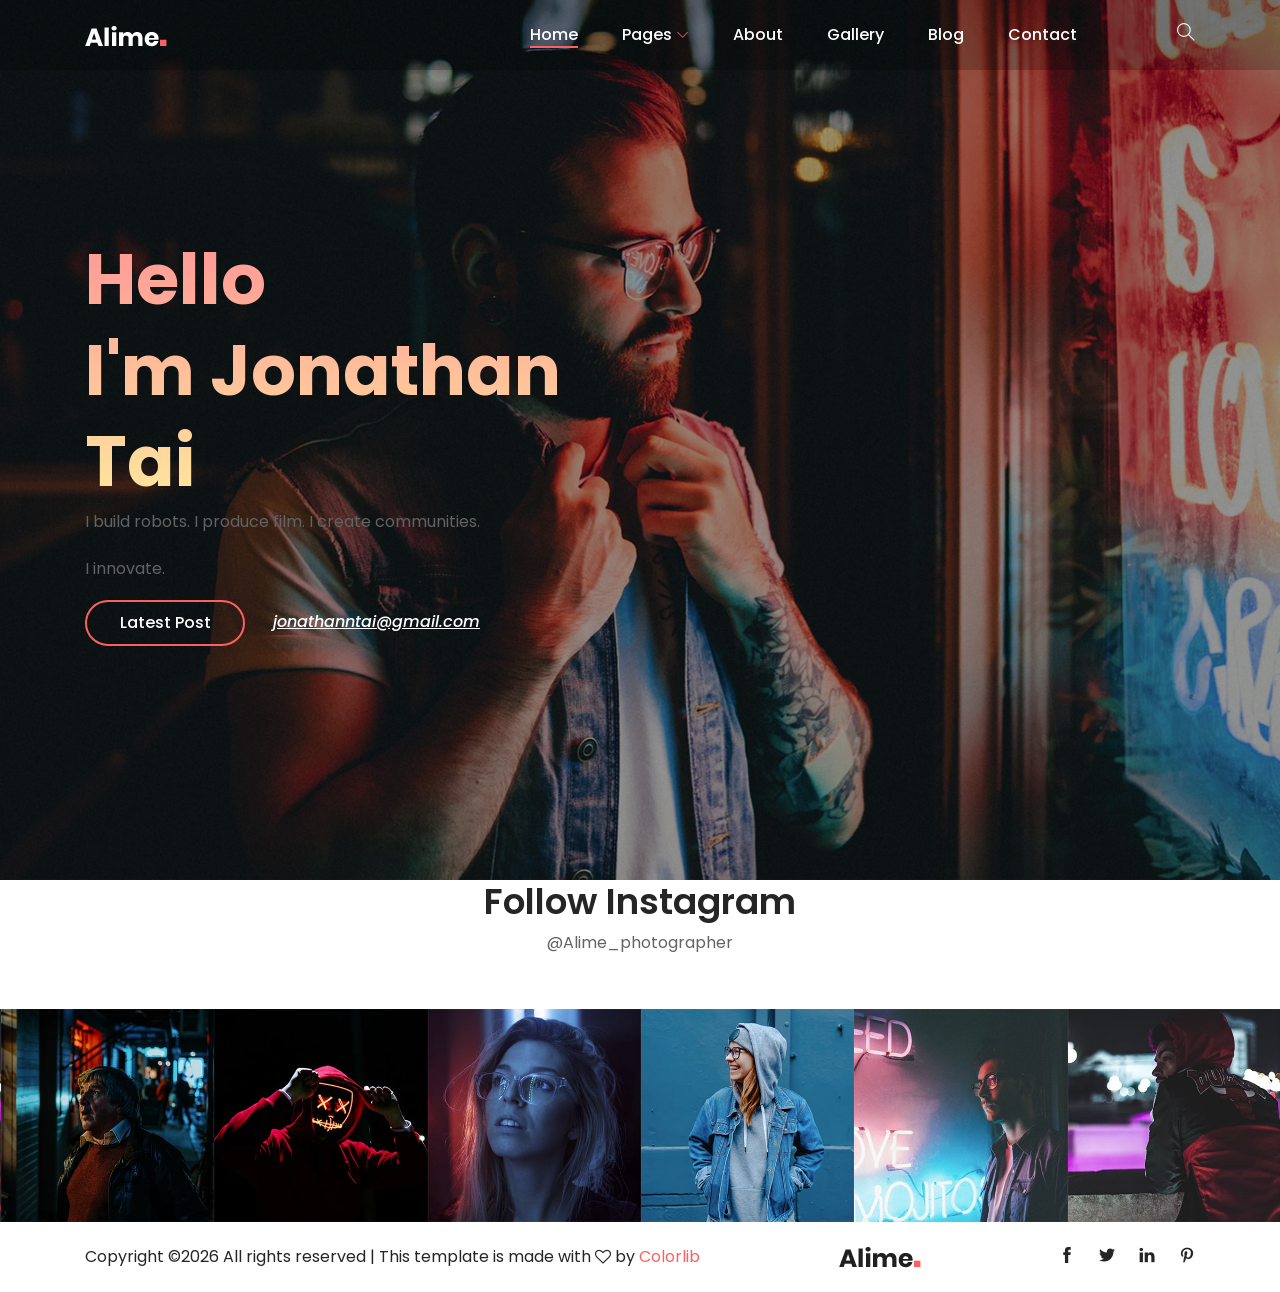
<file: index.html>
<!DOCTYPE html>
<html lang="en">

<head>
    <meta charset="UTF-8">
    <meta name="description" content="">
    <meta http-equiv="X-UA-Compatible" content="IE=edge">
    <meta name="viewport" content="width=device-width, initial-scale=1, shrink-to-fit=no">

    <!-- Title -->
    <title>Jonathan Tai</title>

    <!-- Favicon -->
    <link rel="icon" href="./img/core-img/favicon.png">

    <!-- Stylesheet -->
    <link rel="stylesheet" href="style.css">

</head>

<body>
    <!-- Preloader -->
    <div id="preloader">
        <div class="loader"></div>
    </div>
    <!-- /Preloader -->

    <!-- Top Search Form Area -->
    <div class="top-search-area">
        <div class="modal fade" id="searchModal" tabindex="-1" role="dialog" aria-hidden="true">
            <div class="modal-dialog modal-dialog-centered" role="document">
                <div class="modal-content">
                    <div class="modal-body">
                        <!-- Close -->
                        <button type="button" class="btn close-btn" data-dismiss="modal"><i class="ti-close"></i></button>
                        <!-- Form -->
                        <form action="index.html" method="post">
                            <input type="search" name="top-search-bar" class="form-control" placeholder="Search and hit enter...">
                            <button type="submit">Search</button>
                        </form>
                    </div>
                </div>
            </div>
        </div>
    </div>

    <!-- Header Area Start -->
    <header class="header-area">
        <!-- Main Header Start -->
        <div class="main-header-area">
            <div class="classy-nav-container breakpoint-off">
                <div class="container">
                    <!-- Classy Menu -->
                    <nav class="classy-navbar justify-content-between" id="alimeNav">

                        <!-- Logo -->
                        <a class="nav-brand" href="./index.html"><img src="./img/core-img/logo.png" alt=""></a>

                        <!-- Navbar Toggler -->
                        <div class="classy-navbar-toggler">
                            <span class="navbarToggler"><span></span><span></span><span></span></span>
                        </div>

                        <!-- Menu -->
                        <div class="classy-menu">
                            <!-- Menu Close Button -->
                            <div class="classycloseIcon">
                                <div class="cross-wrap"><span class="top"></span><span class="bottom"></span></div>
                            </div>
                            <!-- Nav Start -->
                            <div class="classynav">
                                <ul id="nav">
                                    <li class="active"><a href="./index.html">Home</a></li>
                                    <li><a href="#">Pages</a>
                                        <ul class="dropdown">
                                            <li><a href="./index.html">- Home</a></li>
                                            <li><a href="./about.html">- About</a></li>
                                            <li><a href="./gallery.html">- Gallery</a></li>
                                            <li><a href="./blog.html">- Blog</a></li>
                                            <li><a href="./single-blog.html">- Blog Details</a></li>
                                            <li><a href="./contact.html">- Contact</a></li>
                                            <li><a href="#">- Dropdown</a>
                                                <ul class="dropdown">
                                                    <li><a href="#">- Dropdown Item</a></li>
                                                    <li><a href="#">- Dropdown Item</a></li>
                                                    <li><a href="#">- Dropdown Item</a></li>
                                                    <li><a href="#">- Dropdown Item</a></li>
                                                </ul>
                                            </li>
                                        </ul>
                                    </li>
                                    <li><a href="./about.html">About</a></li>
                                    <li><a href="./gallery.html">Gallery</a></li>
                                    <li><a href="./blog.html">Blog</a></li>
                                    <li><a href="./contact.html">Contact</a></li>
                                </ul>

                                <!-- Search Icon -->
                                <div class="search-icon" data-toggle="modal" data-target="#searchModal"><i class="ti-search"></i></div>
                            </div>
                            <!-- Nav End -->
                        </div>
                    </nav>
                </div>
            </div>
        </div>
    </header>
    <!-- Header Area End -->

    <!-- Welcome Area Start -->
    <section class="welcome-area">
        <div class="welcome-slides owl-carousel">
            <!-- Single Slide -->
            <div class="single-welcome-slide bg-img bg-overlay" style="background-image: url(img/bg-img/1.jpg);">
                <div class="container h-100">
                    <div class="row h-100 align-items-center">
                        <!-- Welcome Text -->
                        <div class="col-12 col-lg-8 col-xl-6">
                            <div class="welcome-text">
                                <h2 data-animation="bounceInDown" data-delay="900ms">Hello <br>I'm Jonathan Tai</h2>
                                <p class = "general-text" data-animation="bounceInDown" data-delay="500ms">I build robots. I produce film. I create communities.</p>
                                <p class = "final-line" data-animation="bounceInDown" data-delay="500ms">I innovate.</p>
                                <div class="hero-btn-group" data-animation="bounceInDown" data-delay="100ms">
                                    <a href="#" class="btn alime-btn mb-3 mb-sm-0 mr-4">Latest Post</a>
                                    <a class="hero-mail-contact" href="mailto:jonathanntai@gmail.com">jonathanntai@gmail.com</a>
                                </div>
                            </div>
                        </div>
                    </div>
                </div>
            </div>
        </div>
    </section>
    <!-- Welcome Area End -->
<!-- 
    //Gallery Area Start
    <div class="alime-portfolio-area section-padding-80 clearfix">
        <div class="container-fluid">
            <div class="row">
                <div class="col-12">
                     //Projects Menu 
                    <div class="alime-projects-menu">
                        <div class="portfolio-menu text-center">
                            <button class="btn active" data-filter="*">All</button>
                            <button class="btn" data-filter=".human">Human</button>
                            <button class="btn" data-filter=".nature">Nature</button>
                            <button class="btn" data-filter=".country">Country</button>
                            <button class="btn" data-filter=".video">Video</button>
                        </div>
                    </div>
                </div>
            </div>

            <div class="row alime-portfolio">
                // Single Gallery Item
                <div class="col-12 col-sm-6 col-lg-3 single_gallery_item nature mb-30 wow fadeInUp" data-wow-delay="100ms">
                    <div class="single-portfolio-content">
                        <img src="img/bg-img/3.jpg" alt="">
                        <div class="hover-content">
                            <a href="img/bg-img/3.jpg" class="portfolio-img">+</a>
                        </div>
                    </div>
                </div>

                // Single Gallery Item
                <div class="col-12 col-sm-6 col-lg-3 single_gallery_item video human mb-30 wow fadeInUp" data-wow-delay="300ms">
                    <div class="single-portfolio-content">
                        <img src="img/bg-img/4.jpg" alt="">
                        <div class="hover-content">
                            <a href="img/bg-img/4.jpg" class="portfolio-img">+</a>
                        </div>
                    </div>
                </div>

                // Single Gallery Item
                <div class="col-12 col-sm-6 col-lg-3 single_gallery_item country mb-30 wow fadeInUp" data-wow-delay="500ms">
                    <div class="single-portfolio-content">
                        <img src="img/bg-img/5.jpg" alt="">
                        <div class="hover-content">
                            <a href="img/bg-img/5.jpg" class="portfolio-img">+</a>
                        </div>
                    </div>
                </div>

                // Single Gallery Item
                <div class="col-12 col-sm-6 col-lg-3 single_gallery_item human mb-30 wow fadeInUp" data-wow-delay="700ms">
                    <div class="single-portfolio-content">
                        <img src="img/bg-img/6.jpg" alt="">
                        <div class="hover-content">
                            <a href="img/bg-img/6.jpg" class="portfolio-img">+</a>
                        </div>
                    </div>
                </div>

                // Single Gallery Item
                <div class="col-12 col-sm-6 col-lg-3 single_gallery_item nature mb-30 wow fadeInUp" data-wow-delay="100ms">
                    <div class="single-portfolio-content">
                        <img src="img/bg-img/7.jpg" alt="">
                        <div class="hover-content">
                            <a href="img/bg-img/7.jpg" class="portfolio-img">+</a>
                        </div>
                    </div>
                </div>

                // Single Gallery Item
                <div class="col-12 col-sm-6 col-lg-3 single_gallery_item video country mb-30 wow fadeInUp" data-wow-delay="300ms">
                    <div class="single-portfolio-content">
                        <img src="img/bg-img/8.jpg" alt="">
                        <div class="hover-content">
                            <a href="img/bg-img/8.jpg" class="portfolio-img">+</a>
                        </div>
                    </div>
                </div>

                // Single Gallery Item
                <div class="col-12 col-sm-6 col-lg-3 single_gallery_item human mb-30 wow fadeInUp" data-wow-delay="500ms">
                    <div class="single-portfolio-content">
                        <img src="img/bg-img/10.jpg" alt="">
                        <div class="hover-content">
                            <a href="img/bg-img/10.jpg" class="portfolio-img">+</a>
                        </div>
                    </div>
                </div>

                // Single Gallery Item
                <div class="col-12 col-sm-6 col-lg-3 single_gallery_item nature mb-30 wow fadeInUp" data-wow-delay="700ms">
                    <div class="single-portfolio-content">
                        <img src="img/bg-img/9.jpg" alt="">
                        <div class="hover-content">
                            <a href="img/bg-img/9.jpg" class="portfolio-img">+</a>
                        </div>
                    </div>
                </div>

                // Single Gallery Item
                <div class="col-12 col-sm-6 col-lg-6 single_gallery_item video country mb-30 wow fadeInUp" data-wow-delay="100ms">
                    <div class="single-portfolio-content">
                        <img src="img/bg-img/36.jpg" alt="">
                        <div class="hover-content">
                            <a href="img/bg-img/36.jpg" class="portfolio-img">+</a>
                        </div>
                    </div>
                </div>

                // Single Gallery Item
                <div class="col-12 col-sm-6 col-lg-3 single_gallery_item human mb-30 wow fadeInUp" data-wow-delay="300ms">
                    <div class="single-portfolio-content">
                        <img src="img/bg-img/37.jpg" alt="">
                        <div class="hover-content">
                            <a href="img/bg-img/37.jpg" class="portfolio-img">+</a>
                        </div>
                    </div>
                </div>

                // Single Gallery Item
                <div class="col-12 col-sm-6 col-lg-3 single_gallery_item country mb-30 wow fadeInUp" data-wow-delay="500ms">
                    <div class="single-portfolio-content">
                        <img src="img/bg-img/5.jpg" alt="">
                        <div class="hover-content">
                            <a href="img/bg-img/5.jpg" class="portfolio-img">+</a>
                        </div>
                    </div>
                </div>
            </div>

            <div class="row">
                <div class="col-12 text-center wow fadeInUp" data-wow-delay="700ms">
                    <a href="#" class="btn alime-btn btn-2 mt-15">View More</a>
                </div>
            </div>
        </div>
    </div>
    // Gallery Area End 
-->

    <!-- Follow Area Start -->
    <section class="follow-area clearfix">
        <div class="container">
            <div class="row">
                <div class="col-12">
                    <div class="section-heading text-center">
                        <h2>Follow Instagram</h2>
                        <p>@Alime_photographer</p>
                    </div>
                </div>
            </div>
        </div>

        <!-- Instagram Feed Area -->
        <div class="instragram-feed-area owl-carousel">
            <!-- Single Instagram Item -->
            <div class="single-instagram-item">
                <img src="img/bg-img/11.jpg" alt="">
                <div class="instagram-hover-content text-center d-flex align-items-center justify-content-center">
                    <a href="#">
                        <i class="ti-instagram" aria-hidden="true"></i>
                        <span>Alime_photographer</span>
                    </a>
                </div>
            </div>
            <!-- Single Instagram Item -->
            <div class="single-instagram-item">
                <img src="img/bg-img/12.jpg" alt="">
                <div class="instagram-hover-content text-center d-flex align-items-center justify-content-center">
                    <a href="#">
                        <i class="ti-instagram" aria-hidden="true"></i>
                        <span>Alime_photographer</span>
                    </a>
                </div>
            </div>
            <!-- Single Instagram Item -->
            <div class="single-instagram-item">
                <img src="img/bg-img/13.jpg" alt="">
                <div class="instagram-hover-content text-center d-flex align-items-center justify-content-center">
                    <a href="#">
                        <i class="ti-instagram" aria-hidden="true"></i>
                        <span>Alime_photographer</span>
                    </a>
                </div>
            </div>
            <!-- Single Instagram Item -->
            <div class="single-instagram-item">
                <img src="img/bg-img/14.jpg" alt="">
                <div class="instagram-hover-content text-center d-flex align-items-center justify-content-center">
                    <a href="#">
                        <i class="ti-instagram" aria-hidden="true"></i>
                        <span>Alime_photographer</span>
                    </a>
                </div>
            </div>
            <!-- Single Instagram Item -->
            <div class="single-instagram-item">
                <img src="img/bg-img/15.jpg" alt="">
                <div class="instagram-hover-content text-center d-flex align-items-center justify-content-center">
                    <a href="#">
                        <i class="ti-instagram" aria-hidden="true"></i>
                        <span>Alime_photographer</span>
                    </a>
                </div>
            </div>
            <!-- Single Instagram Item -->
            <div class="single-instagram-item">
                <img src="img/bg-img/16.jpg" alt="">
                <div class="instagram-hover-content text-center d-flex align-items-center justify-content-center">
                    <a href="#">
                        <i class="ti-instagram" aria-hidden="true"></i>
                        <span>Alime_photographer</span>
                    </a>
                </div>
            </div>
        </div>
    </section>
    <!-- Follow Area End -->

    <!-- Footer Area Start -->
    <footer class="footer-area">
        <div class="container">
            <div class="row">
                <div class="col-12">
                    <div class="footer-content d-flex align-items-center justify-content-between">
                        <!-- Copywrite Text -->
                        <div class="copywrite-text">
                            <p><!-- Link back to Colorlib can't be removed. Template is licensed under CC BY 3.0. -->
Copyright &copy;<script>document.write(new Date().getFullYear());</script> All rights reserved | This template is made with <i class="fa fa-heart-o" aria-hidden="true"></i> by <a href="https://colorlib.com" target="_blank">Colorlib</a>
<!-- Link back to Colorlib can't be removed. Template is licensed under CC BY 3.0. --></p>
                        </div>
                        <!-- Footer Logo -->
                        <div class="footer-logo">
                            <a href="#"><img src="img/core-img/logo2.png" alt=""></a>
                        </div>
                        <!-- Social Info -->
                        <div class="social-info">
                            <a href="#"><i class="ti-facebook" aria-hidden="true"></i></a>
                            <a href="#"><i class="ti-twitter-alt" aria-hidden="true"></i></a>
                            <a href="#"><i class="ti-linkedin" aria-hidden="true"></i></a>
                            <a href="#"><i class="ti-pinterest" aria-hidden="true"></i></a>
                        </div>
                    </div>
                </div>
            </div>
        </div>
    </footer>
    <!-- Footer Area End -->

    <!-- **** All JS Files ***** -->
    <!-- jQuery 2.2.4 -->
    <script src="js/jquery.min.js"></script>
    <!-- Popper -->
    <script src="js/popper.min.js"></script>
    <!-- Bootstrap -->
    <script src="js/bootstrap.min.js"></script>
    <!-- All Plugins -->
    <script src="js/alime.bundle.js"></script>
    <!-- Active -->
    <script src="js/default-assets/active.js"></script>

</body>

</html>
</file>
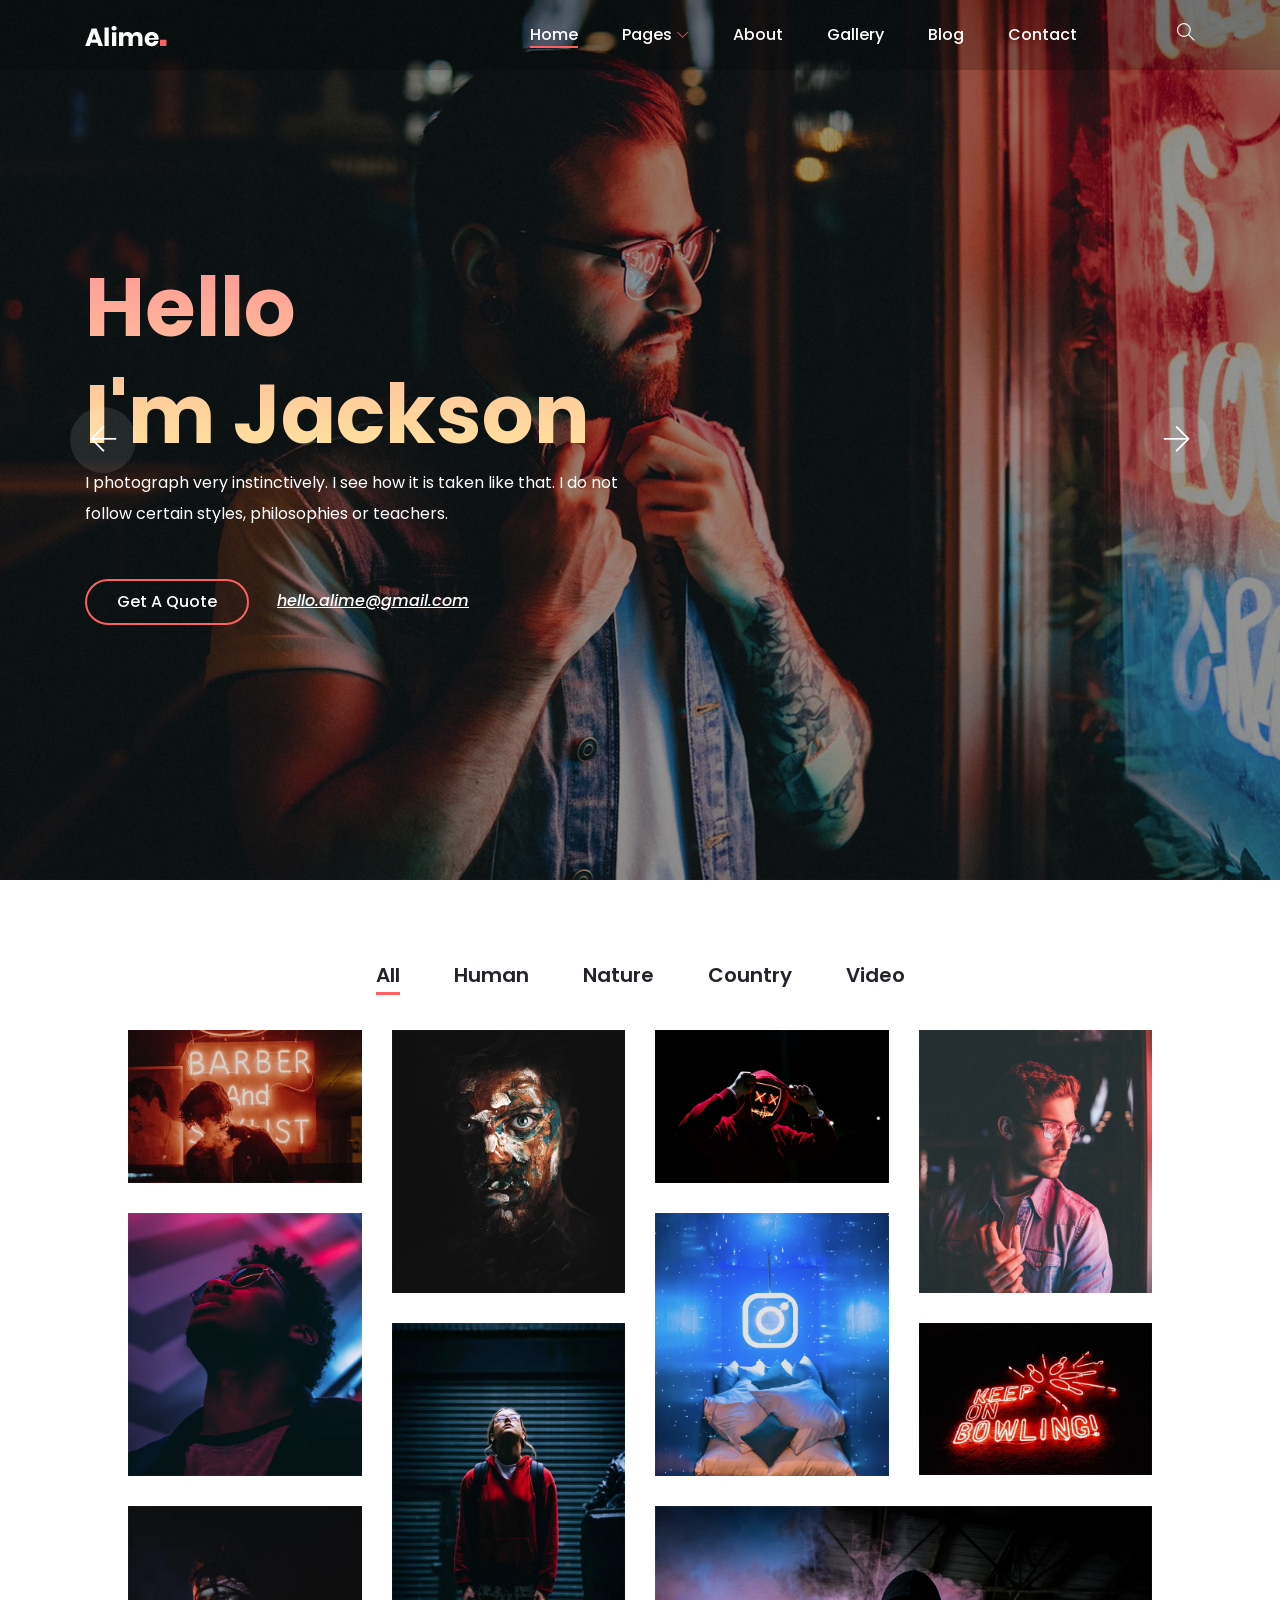
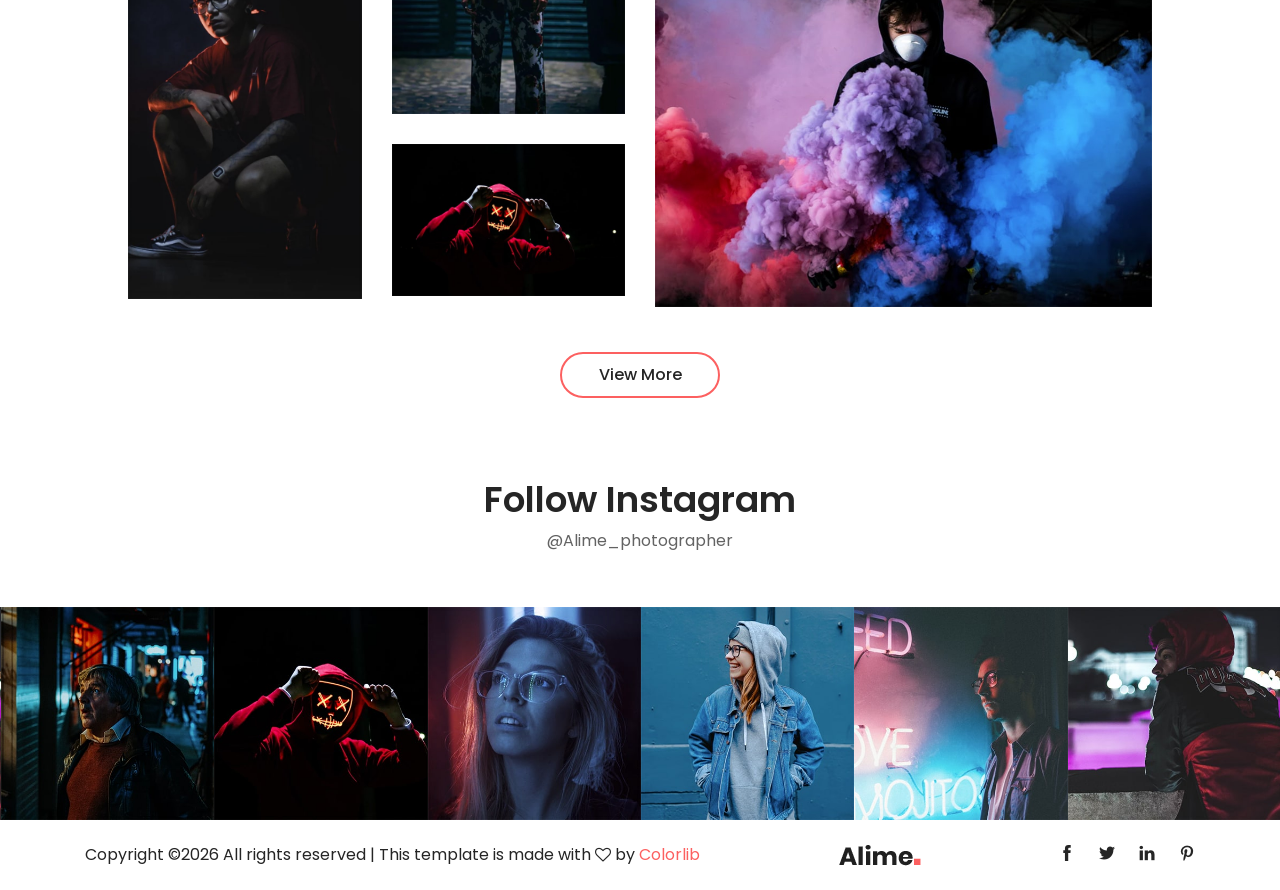
<file: alime/index.html>
<!DOCTYPE html>
<html lang="en">

<head>
    <meta charset="UTF-8">
    <meta name="description" content="">
    <meta http-equiv="X-UA-Compatible" content="IE=edge">
    <meta name="viewport" content="width=device-width, initial-scale=1, shrink-to-fit=no">

    <!-- Title -->
    <title>Alime - Photography HTML Template</title>

    <!-- Favicon -->
    <link rel="icon" href="./img/core-img/favicon.png">

    <!-- Stylesheet -->
    <link rel="stylesheet" href="style.css">

</head>

<body>
    <!-- Preloader -->
    <div id="preloader">
        <div class="loader"></div>
    </div>
    <!-- /Preloader -->

    <!-- Top Search Form Area -->
    <div class="top-search-area">
        <div class="modal fade" id="searchModal" tabindex="-1" role="dialog" aria-hidden="true">
            <div class="modal-dialog modal-dialog-centered" role="document">
                <div class="modal-content">
                    <div class="modal-body">
                        <!-- Close -->
                        <button type="button" class="btn close-btn" data-dismiss="modal"><i class="ti-close"></i></button>
                        <!-- Form -->
                        <form action="index.html" method="post">
                            <input type="search" name="top-search-bar" class="form-control" placeholder="Search and hit enter...">
                            <button type="submit">Search</button>
                        </form>
                    </div>
                </div>
            </div>
        </div>
    </div>

    <!-- Header Area Start -->
    <header class="header-area">
        <!-- Main Header Start -->
        <div class="main-header-area">
            <div class="classy-nav-container breakpoint-off">
                <div class="container">
                    <!-- Classy Menu -->
                    <nav class="classy-navbar justify-content-between" id="alimeNav">

                        <!-- Logo -->
                        <a class="nav-brand" href="./index.html"><img src="./img/core-img/logo.png" alt=""></a>

                        <!-- Navbar Toggler -->
                        <div class="classy-navbar-toggler">
                            <span class="navbarToggler"><span></span><span></span><span></span></span>
                        </div>

                        <!-- Menu -->
                        <div class="classy-menu">
                            <!-- Menu Close Button -->
                            <div class="classycloseIcon">
                                <div class="cross-wrap"><span class="top"></span><span class="bottom"></span></div>
                            </div>
                            <!-- Nav Start -->
                            <div class="classynav">
                                <ul id="nav">
                                    <li class="active"><a href="./index.html">Home</a></li>
                                    <li><a href="#">Pages</a>
                                        <ul class="dropdown">
                                            <li><a href="./index.html">- Home</a></li>
                                            <li><a href="./about.html">- About</a></li>
                                            <li><a href="./gallery.html">- Gallery</a></li>
                                            <li><a href="./blog.html">- Blog</a></li>
                                            <li><a href="./single-blog.html">- Blog Details</a></li>
                                            <li><a href="./contact.html">- Contact</a></li>
                                            <li><a href="#">- Dropdown</a>
                                                <ul class="dropdown">
                                                    <li><a href="#">- Dropdown Item</a></li>
                                                    <li><a href="#">- Dropdown Item</a></li>
                                                    <li><a href="#">- Dropdown Item</a></li>
                                                    <li><a href="#">- Dropdown Item</a></li>
                                                </ul>
                                            </li>
                                        </ul>
                                    </li>
                                    <li><a href="./about.html">About</a></li>
                                    <li><a href="./gallery.html">Gallery</a></li>
                                    <li><a href="./blog.html">Blog</a></li>
                                    <li><a href="./contact.html">Contact</a></li>
                                </ul>

                                <!-- Search Icon -->
                                <div class="search-icon" data-toggle="modal" data-target="#searchModal"><i class="ti-search"></i></div>
                            </div>
                            <!-- Nav End -->
                        </div>
                    </nav>
                </div>
            </div>
        </div>
    </header>
    <!-- Header Area End -->

    <!-- Welcome Area Start -->
    <section class="welcome-area">
        <div class="welcome-slides owl-carousel">
            <!-- Single Slide -->
            <div class="single-welcome-slide bg-img bg-overlay" style="background-image: url(img/bg-img/1.jpg);">
                <div class="container h-100">
                    <div class="row h-100 align-items-center">
                        <!-- Welcome Text -->
                        <div class="col-12 col-lg-8 col-xl-6">
                            <div class="welcome-text">
                                <h2 data-animation="bounceInDown" data-delay="900ms">Hello <br>I'm Jackson</h2>
                                <p data-animation="bounceInDown" data-delay="500ms">I photograph very instinctively. I see how it is taken like that. I do not follow certain styles, philosophies or teachers.</p>
                                <div class="hero-btn-group" data-animation="bounceInDown" data-delay="100ms">
                                    <a href="#" class="btn alime-btn mb-3 mb-sm-0 mr-4">Get a Quote</a>
                                    <a class="hero-mail-contact" href="mailto:hello.alime@gmail.com">hello.alime@gmail.com</a>
                                </div>
                            </div>
                        </div>
                    </div>
                </div>
            </div>

            <!-- Single Slide -->
            <div class="single-welcome-slide bg-img bg-overlay" style="background-image: url(img/bg-img/2.jpg);">
                <div class="container h-100">
                    <div class="row h-100 align-items-center">
                        <!-- Welcome Text -->
                        <div class="col-12 col-lg-8 col-xl-6">
                            <div class="welcome-text">
                                <h2 data-animation="bounceInUp" data-delay="100ms">Hello <br>I'm Alime</h2>
                                <p data-animation="bounceInUp" data-delay="500ms">I photograph very instinctively. I see how it is taken like that. I do not follow certain styles, philosophies or teachers.</p>
                                <div class="hero-btn-group" data-animation="bounceInUp" data-delay="900ms">
                                    <a href="#" class="btn alime-btn mb-3 mb-sm-0 mr-4">Get a Quote</a>
                                    <a class="hero-mail-contact" href="mailto:hello.alime@gmail.com">hello.alime@gmail.com</a>
                                </div>
                            </div>
                        </div>
                    </div>
                </div>
            </div>
        </div>
    </section>
    <!-- Welcome Area End -->

    <!-- Gallery Area Start -->
    <div class="alime-portfolio-area section-padding-80 clearfix">
        <div class="container-fluid">
            <div class="row">
                <div class="col-12">
                    <!-- Projects Menu -->
                    <div class="alime-projects-menu">
                        <div class="portfolio-menu text-center">
                            <button class="btn active" data-filter="*">All</button>
                            <button class="btn" data-filter=".human">Human</button>
                            <button class="btn" data-filter=".nature">Nature</button>
                            <button class="btn" data-filter=".country">Country</button>
                            <button class="btn" data-filter=".video">Video</button>
                        </div>
                    </div>
                </div>
            </div>

            <div class="row alime-portfolio">
                <!-- Single Gallery Item -->
                <div class="col-12 col-sm-6 col-lg-3 single_gallery_item nature mb-30 wow fadeInUp" data-wow-delay="100ms">
                    <div class="single-portfolio-content">
                        <img src="img/bg-img/3.jpg" alt="">
                        <div class="hover-content">
                            <a href="img/bg-img/3.jpg" class="portfolio-img">+</a>
                        </div>
                    </div>
                </div>

                <!-- Single Gallery Item -->
                <div class="col-12 col-sm-6 col-lg-3 single_gallery_item video human mb-30 wow fadeInUp" data-wow-delay="300ms">
                    <div class="single-portfolio-content">
                        <img src="img/bg-img/4.jpg" alt="">
                        <div class="hover-content">
                            <a href="img/bg-img/4.jpg" class="portfolio-img">+</a>
                        </div>
                    </div>
                </div>

                <!-- Single Gallery Item -->
                <div class="col-12 col-sm-6 col-lg-3 single_gallery_item country mb-30 wow fadeInUp" data-wow-delay="500ms">
                    <div class="single-portfolio-content">
                        <img src="img/bg-img/5.jpg" alt="">
                        <div class="hover-content">
                            <a href="img/bg-img/5.jpg" class="portfolio-img">+</a>
                        </div>
                    </div>
                </div>

                <!-- Single Gallery Item -->
                <div class="col-12 col-sm-6 col-lg-3 single_gallery_item human mb-30 wow fadeInUp" data-wow-delay="700ms">
                    <div class="single-portfolio-content">
                        <img src="img/bg-img/6.jpg" alt="">
                        <div class="hover-content">
                            <a href="img/bg-img/6.jpg" class="portfolio-img">+</a>
                        </div>
                    </div>
                </div>

                <!-- Single Gallery Item -->
                <div class="col-12 col-sm-6 col-lg-3 single_gallery_item nature mb-30 wow fadeInUp" data-wow-delay="100ms">
                    <div class="single-portfolio-content">
                        <img src="img/bg-img/7.jpg" alt="">
                        <div class="hover-content">
                            <a href="img/bg-img/7.jpg" class="portfolio-img">+</a>
                        </div>
                    </div>
                </div>

                <!-- Single Gallery Item -->
                <div class="col-12 col-sm-6 col-lg-3 single_gallery_item video country mb-30 wow fadeInUp" data-wow-delay="300ms">
                    <div class="single-portfolio-content">
                        <img src="img/bg-img/8.jpg" alt="">
                        <div class="hover-content">
                            <a href="img/bg-img/8.jpg" class="portfolio-img">+</a>
                        </div>
                    </div>
                </div>

                <!-- Single Gallery Item -->
                <div class="col-12 col-sm-6 col-lg-3 single_gallery_item human mb-30 wow fadeInUp" data-wow-delay="500ms">
                    <div class="single-portfolio-content">
                        <img src="img/bg-img/10.jpg" alt="">
                        <div class="hover-content">
                            <a href="img/bg-img/10.jpg" class="portfolio-img">+</a>
                        </div>
                    </div>
                </div>

                <!-- Single Gallery Item -->
                <div class="col-12 col-sm-6 col-lg-3 single_gallery_item nature mb-30 wow fadeInUp" data-wow-delay="700ms">
                    <div class="single-portfolio-content">
                        <img src="img/bg-img/9.jpg" alt="">
                        <div class="hover-content">
                            <a href="img/bg-img/9.jpg" class="portfolio-img">+</a>
                        </div>
                    </div>
                </div>

                <!-- Single Gallery Item -->
                <div class="col-12 col-sm-6 col-lg-6 single_gallery_item video country mb-30 wow fadeInUp" data-wow-delay="100ms">
                    <div class="single-portfolio-content">
                        <img src="img/bg-img/36.jpg" alt="">
                        <div class="hover-content">
                            <a href="img/bg-img/36.jpg" class="portfolio-img">+</a>
                        </div>
                    </div>
                </div>

                <!-- Single Gallery Item -->
                <div class="col-12 col-sm-6 col-lg-3 single_gallery_item human mb-30 wow fadeInUp" data-wow-delay="300ms">
                    <div class="single-portfolio-content">
                        <img src="img/bg-img/37.jpg" alt="">
                        <div class="hover-content">
                            <a href="img/bg-img/37.jpg" class="portfolio-img">+</a>
                        </div>
                    </div>
                </div>

                <!-- Single Gallery Item -->
                <div class="col-12 col-sm-6 col-lg-3 single_gallery_item country mb-30 wow fadeInUp" data-wow-delay="500ms">
                    <div class="single-portfolio-content">
                        <img src="img/bg-img/5.jpg" alt="">
                        <div class="hover-content">
                            <a href="img/bg-img/5.jpg" class="portfolio-img">+</a>
                        </div>
                    </div>
                </div>
            </div>

            <div class="row">
                <div class="col-12 text-center wow fadeInUp" data-wow-delay="700ms">
                    <a href="#" class="btn alime-btn btn-2 mt-15">View More</a>
                </div>
            </div>
        </div>
    </div>
    <!-- Gallery Area End -->

    <!-- Follow Area Start -->
    <section class="follow-area clearfix">
        <div class="container">
            <div class="row">
                <div class="col-12">
                    <div class="section-heading text-center">
                        <h2>Follow Instagram</h2>
                        <p>@Alime_photographer</p>
                    </div>
                </div>
            </div>
        </div>

        <!-- Instagram Feed Area -->
        <div class="instragram-feed-area owl-carousel">
            <!-- Single Instagram Item -->
            <div class="single-instagram-item">
                <img src="img/bg-img/11.jpg" alt="">
                <div class="instagram-hover-content text-center d-flex align-items-center justify-content-center">
                    <a href="#">
                        <i class="ti-instagram" aria-hidden="true"></i>
                        <span>Alime_photographer</span>
                    </a>
                </div>
            </div>
            <!-- Single Instagram Item -->
            <div class="single-instagram-item">
                <img src="img/bg-img/12.jpg" alt="">
                <div class="instagram-hover-content text-center d-flex align-items-center justify-content-center">
                    <a href="#">
                        <i class="ti-instagram" aria-hidden="true"></i>
                        <span>Alime_photographer</span>
                    </a>
                </div>
            </div>
            <!-- Single Instagram Item -->
            <div class="single-instagram-item">
                <img src="img/bg-img/13.jpg" alt="">
                <div class="instagram-hover-content text-center d-flex align-items-center justify-content-center">
                    <a href="#">
                        <i class="ti-instagram" aria-hidden="true"></i>
                        <span>Alime_photographer</span>
                    </a>
                </div>
            </div>
            <!-- Single Instagram Item -->
            <div class="single-instagram-item">
                <img src="img/bg-img/14.jpg" alt="">
                <div class="instagram-hover-content text-center d-flex align-items-center justify-content-center">
                    <a href="#">
                        <i class="ti-instagram" aria-hidden="true"></i>
                        <span>Alime_photographer</span>
                    </a>
                </div>
            </div>
            <!-- Single Instagram Item -->
            <div class="single-instagram-item">
                <img src="img/bg-img/15.jpg" alt="">
                <div class="instagram-hover-content text-center d-flex align-items-center justify-content-center">
                    <a href="#">
                        <i class="ti-instagram" aria-hidden="true"></i>
                        <span>Alime_photographer</span>
                    </a>
                </div>
            </div>
            <!-- Single Instagram Item -->
            <div class="single-instagram-item">
                <img src="img/bg-img/16.jpg" alt="">
                <div class="instagram-hover-content text-center d-flex align-items-center justify-content-center">
                    <a href="#">
                        <i class="ti-instagram" aria-hidden="true"></i>
                        <span>Alime_photographer</span>
                    </a>
                </div>
            </div>
        </div>
    </section>
    <!-- Follow Area End -->

    <!-- Footer Area Start -->
    <footer class="footer-area">
        <div class="container">
            <div class="row">
                <div class="col-12">
                    <div class="footer-content d-flex align-items-center justify-content-between">
                        <!-- Copywrite Text -->
                        <div class="copywrite-text">
                            <p><!-- Link back to Colorlib can't be removed. Template is licensed under CC BY 3.0. -->
Copyright &copy;<script>document.write(new Date().getFullYear());</script> All rights reserved | This template is made with <i class="fa fa-heart-o" aria-hidden="true"></i> by <a href="https://colorlib.com" target="_blank">Colorlib</a>
<!-- Link back to Colorlib can't be removed. Template is licensed under CC BY 3.0. --></p>
                        </div>
                        <!-- Footer Logo -->
                        <div class="footer-logo">
                            <a href="#"><img src="img/core-img/logo2.png" alt=""></a>
                        </div>
                        <!-- Social Info -->
                        <div class="social-info">
                            <a href="#"><i class="ti-facebook" aria-hidden="true"></i></a>
                            <a href="#"><i class="ti-twitter-alt" aria-hidden="true"></i></a>
                            <a href="#"><i class="ti-linkedin" aria-hidden="true"></i></a>
                            <a href="#"><i class="ti-pinterest" aria-hidden="true"></i></a>
                        </div>
                    </div>
                </div>
            </div>
        </div>
    </footer>
    <!-- Footer Area End -->

    <!-- **** All JS Files ***** -->
    <!-- jQuery 2.2.4 -->
    <script src="js/jquery.min.js"></script>
    <!-- Popper -->
    <script src="js/popper.min.js"></script>
    <!-- Bootstrap -->
    <script src="js/bootstrap.min.js"></script>
    <!-- All Plugins -->
    <script src="js/alime.bundle.js"></script>
    <!-- Active -->
    <script src="js/default-assets/active.js"></script>

</body>

</html>
</file>
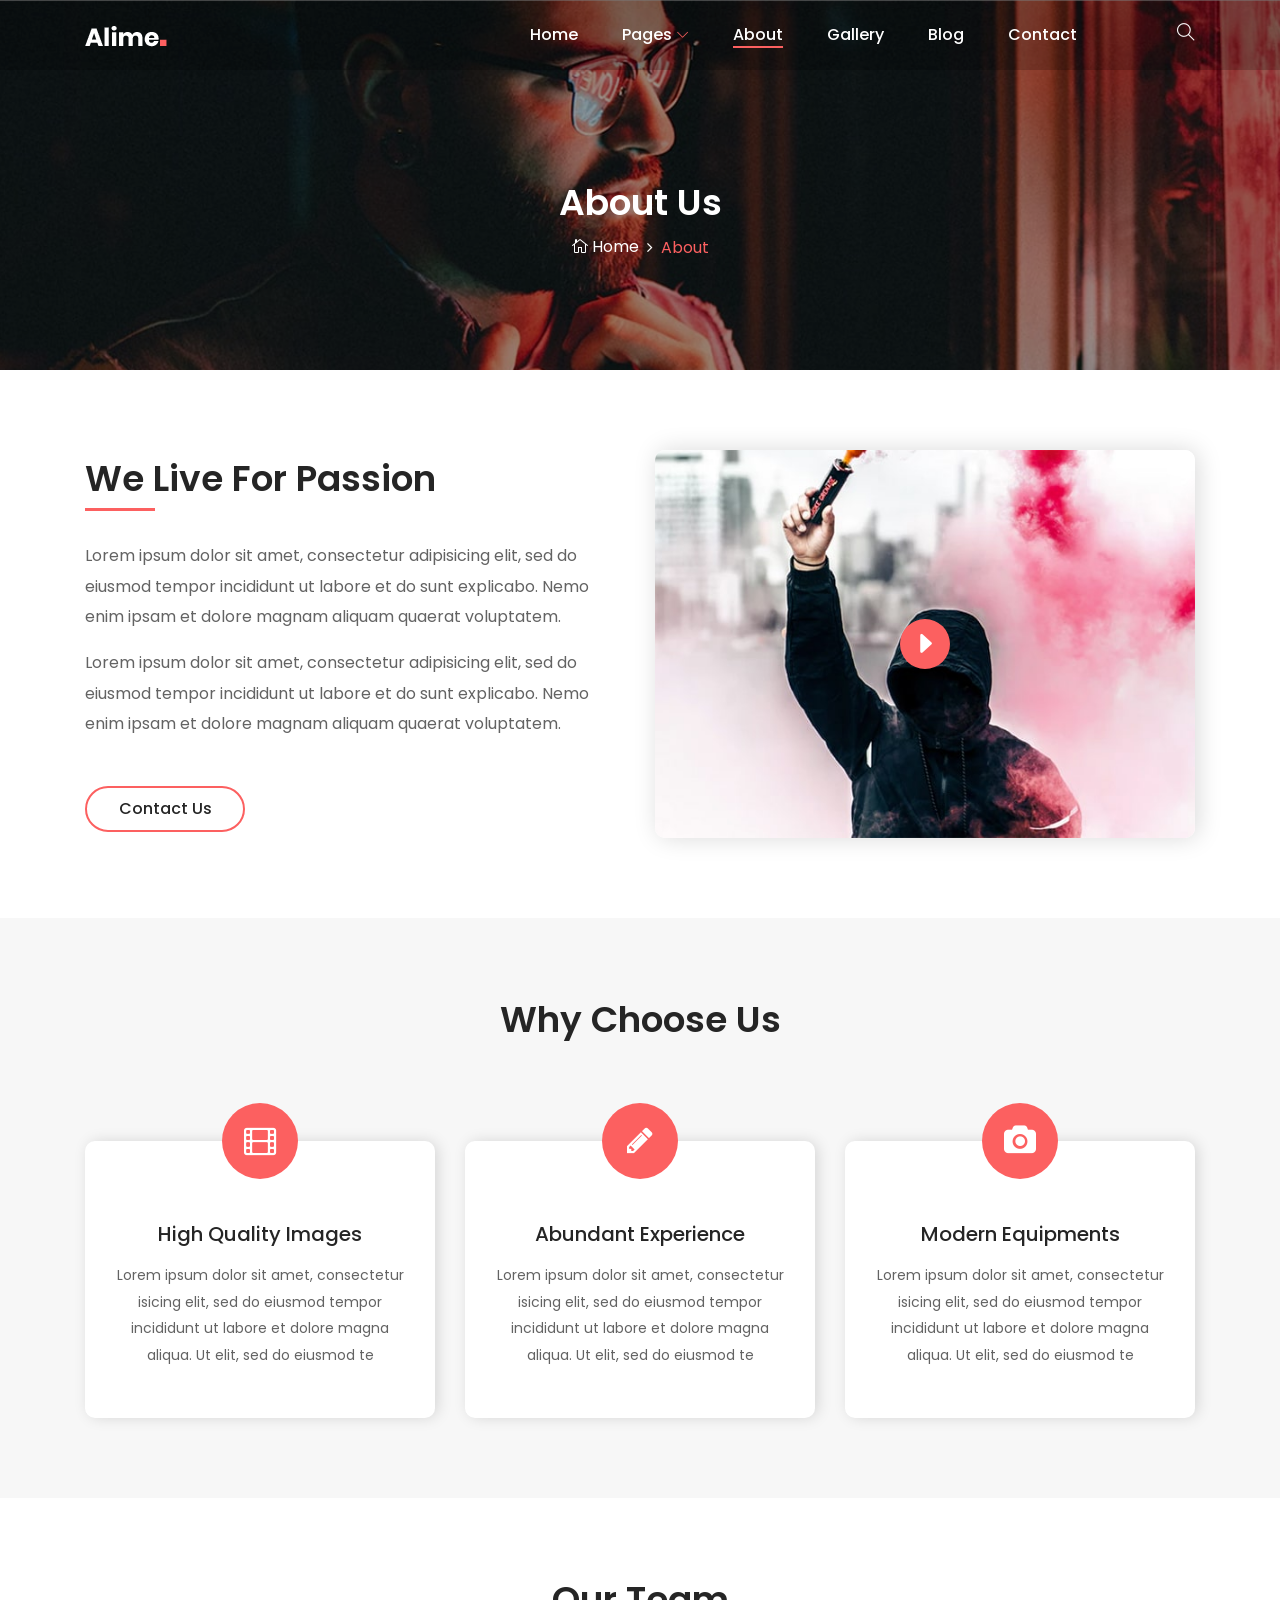
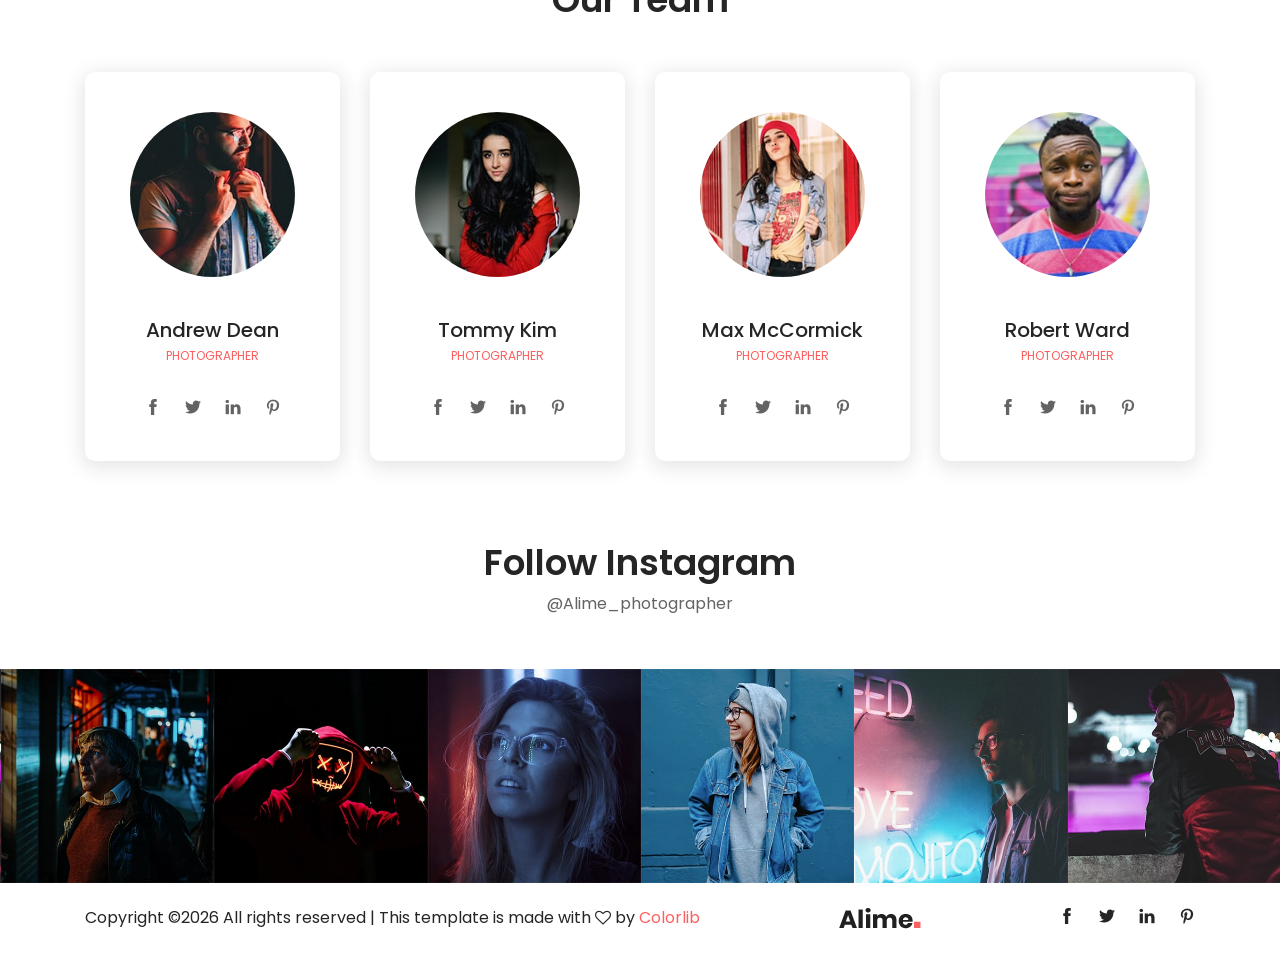
<file: about.html>
<!DOCTYPE html>
<html lang="en">

<head>
    <meta charset="UTF-8">
    <meta name="description" content="">
    <meta http-equiv="X-UA-Compatible" content="IE=edge">
    <meta name="viewport" content="width=device-width, initial-scale=1, shrink-to-fit=no">

    <!-- Title -->
    <title>Alime - Photography HTML Template</title>

    <!-- Favicon -->
    <link rel="icon" href="./img/core-img/favicon.png">

    <!-- Stylesheet -->
    <link rel="stylesheet" href="style.css">

</head>

<body>
    <!-- Preloader -->
    <div id="preloader">
        <div class="loader"></div>
    </div>
    <!-- /Preloader -->

    <!-- Top Search Form Area -->
    <div class="top-search-area">
        <div class="modal fade" id="searchModal" tabindex="-1" role="dialog" aria-hidden="true">
            <div class="modal-dialog modal-dialog-centered" role="document">
                <div class="modal-content">
                    <div class="modal-body">
                        <!-- Close -->
                        <button type="button" class="btn close-btn" data-dismiss="modal"><i class="ti-close"></i></button>
                        <!-- Form -->
                        <form action="index.html" method="post">
                            <input type="search" name="top-search-bar" class="form-control" placeholder="Search and hit enter...">
                            <button type="submit">Search</button>
                        </form>
                    </div>
                </div>
            </div>
        </div>
    </div>

    <!-- Header Area Start -->
    <header class="header-area">
        <!-- Main Header Start -->
        <div class="main-header-area">
            <div class="classy-nav-container breakpoint-off">
                <div class="container">
                    <!-- Classy Menu -->
                    <nav class="classy-navbar justify-content-between" id="alimeNav">

                        <!-- Logo -->
                        <a class="nav-brand" href="./index.html"><img src="./img/core-img/logo.png" alt=""></a>

                        <!-- Navbar Toggler -->
                        <div class="classy-navbar-toggler">
                            <span class="navbarToggler"><span></span><span></span><span></span></span>
                        </div>

                        <!-- Menu -->
                        <div class="classy-menu">
                            <!-- Menu Close Button -->
                            <div class="classycloseIcon">
                                <div class="cross-wrap"><span class="top"></span><span class="bottom"></span></div>
                            </div>
                            <!-- Nav Start -->
                            <div class="classynav">
                                <ul id="nav">
                                    <li><a href="./index.html">Home</a></li>
                                    <li><a href="#">Pages</a>
                                        <ul class="dropdown">
                                            <li><a href="./index.html">- Home</a></li>
                                            <li><a href="./about.html">- About</a></li>
                                            <li><a href="./gallery.html">- Gallery</a></li>
                                            <li><a href="./blog.html">- Blog</a></li>
                                            <li><a href="./single-blog.html">- Blog Details</a></li>
                                            <li><a href="./contact.html">- Contact</a></li>
                                            <li><a href="#">- Dropdown</a>
                                                <ul class="dropdown">
                                                    <li><a href="#">- Dropdown Item</a></li>
                                                    <li><a href="#">- Dropdown Item</a></li>
                                                    <li><a href="#">- Dropdown Item</a></li>
                                                    <li><a href="#">- Dropdown Item</a></li>
                                                </ul>
                                            </li>
                                        </ul>
                                    </li>
                                    <li class="active"><a href="./about.html">About</a></li>
                                    <li><a href="./gallery.html">Gallery</a></li>
                                    <li><a href="./blog.html">Blog</a></li>
                                    <li><a href="./contact.html">Contact</a></li>
                                </ul>

                                <!-- Search Icon -->
                                <div class="search-icon" data-toggle="modal" data-target="#searchModal"><i class="ti-search"></i></div>
                            </div>
                            <!-- Nav End -->
                        </div>
                    </nav>
                </div>
            </div>
        </div>
    </header>
    <!-- Header Area End -->

    <!-- Breadcrumb Area Start -->
    <section class="breadcrumb-area bg-img bg-overlay jarallax" style="background-image: url(img/bg-img/38.jpg);">
        <div class="container h-100">
            <div class="row h-100 align-items-center">
                <div class="col-12">
                    <div class="breadcrumb-content text-center">
                        <h2 class="page-title">About Us</h2>
                        <nav aria-label="breadcrumb">
                            <ol class="breadcrumb justify-content-center">
                                <li class="breadcrumb-item"><a href="index.html"><i class="icon_house_alt"></i> Home</a></li>
                                <li class="breadcrumb-item active" aria-current="page">About</li>
                            </ol>
                        </nav>
                    </div>
                </div>
            </div>
        </div>
    </section>
    <!-- Breadcrumb Area End -->

    <!-- About Us Area Start -->
    <div class="about-us-area section-padding-80-0 clearfix">
        <div class="container">
            <div class="row align-items-center">
                <div class="col-12 col-lg-6">
                    <div class="about-us-content mb-80">
                        <h3 class="wow fadeInUp" data-wow-delay="100ms">We Live For Passion</h3>
                        <div class="line wow fadeInUp" data-wow-delay="200ms"></div>
                        <p class="wow fadeInUp" data-wow-delay="300ms">Lorem ipsum dolor sit amet, consectetur adipisicing elit, sed do eiusmod tempor incididunt ut labore et do sunt explicabo. Nemo enim ipsam et dolore magnam aliquam quaerat voluptatem.</p>
                        <p class="wow fadeInUp" data-wow-delay="400ms">Lorem ipsum dolor sit amet, consectetur adipisicing elit, sed do eiusmod tempor incididunt ut labore et do sunt explicabo. Nemo enim ipsam et dolore magnam aliquam quaerat voluptatem.</p>
                        <a class="btn alime-btn btn-2 mt-30 wow fadeInUp" data-wow-delay="500ms" href="#">Contact Us</a>
                    </div>
                </div>
                <div class="col-12 col-lg-6">
                    <div class="about-video-area mb-80 wow fadeInUp" data-wow-delay="100ms">
                        <img src="img/bg-img/17.jpg" alt="">
                        <div class="video-icon">
                            <a href="https://www.youtube.com/watch?v=sSakBz_eYzQ" class="video-play-btn"><i class="arrow_triangle-right"></i></a>
                        </div>
                    </div>
                </div>
            </div>
        </div>
    </div>
    <!-- About Us Area End -->

    <!-- Why Choose Us Area Start -->
    <section class="why-choose-us-area bg-gray section-padding-80-0 clearfix">
        <div class="container">
            <div class="row">
                <div class="col-12">
                    <div class="section-heading text-center wow fadeInUp" data-wow-delay="100ms">
                        <h2>Why Choose Us</h2>
                    </div>
                </div>
            </div>

            <div class="row">
                <!-- Single Why Choose Area -->
                <div class="col-md-6 col-lg-4">
                    <div class="why-choose-us-content text-center mb-80 wow fadeInUp" data-wow-delay="100ms">
                        <div class="chosse-us-icon">
                            <i class="fa fa-film" aria-hidden="true"></i>
                        </div>
                        <h4>High Quality Images</h4>
                        <p>Lorem ipsum dolor sit amet, consectetur isicing elit, sed do eiusmod tempor incididunt ut labore et dolore magna aliqua. Ut elit, sed do eiusmod te</p>
                    </div>
                </div>

                <!-- Single Why Choose Area -->
                <div class="col-md-6 col-lg-4">
                    <div class="why-choose-us-content text-center mb-80 wow fadeInUp" data-wow-delay="300ms">
                        <div class="chosse-us-icon">
                            <i class="fa fa-pencil" aria-hidden="true"></i>
                        </div>
                        <h4>Abundant Experience</h4>
                        <p>Lorem ipsum dolor sit amet, consectetur isicing elit, sed do eiusmod tempor incididunt ut labore et dolore magna aliqua. Ut elit, sed do eiusmod te</p>
                    </div>
                </div>

                <!-- Single Why Choose Area -->
                <div class="col-md-6 col-lg-4">
                    <div class="why-choose-us-content text-center mb-80 wow fadeInUp" data-wow-delay="500ms">
                        <div class="chosse-us-icon">
                            <i class="fa fa-camera" aria-hidden="true"></i>
                        </div>
                        <h4>Modern Equipments</h4>
                        <p>Lorem ipsum dolor sit amet, consectetur isicing elit, sed do eiusmod tempor incididunt ut labore et dolore magna aliqua. Ut elit, sed do eiusmod te</p>
                    </div>
                </div>
            </div>
        </div>
    </section>
    <!-- Why Choose  us Area End -->

    <!-- Our Team Area Start -->
    <section class="our-team-area section-padding-80-50">
        <div class="container">
            <div class="row">
                <div class="col-12">
                    <div class="section-heading text-center wow fadeInUp" data-wow-delay="100ms">
                        <h2>Our Team</h2>
                    </div>
                </div>
            </div>

            <div class="row">
                <!-- Team Member Area -->
                <div class="col-md-6 col-xl-3">
                    <div class="team-content-area text-center mb-30 wow fadeInUp" data-wow-delay="100ms">
                        <div class="member-thumb">
                            <img src="img/bg-img/19.jpg" alt="">
                        </div>
                        <h5>Andrew Dean</h5>
                        <span>Photographer</span>
                        <div class="member-social-info">
                            <a href="#"><i class="ti-facebook"></i></a>
                            <a href="#"><i class="ti-twitter-alt"></i></a>
                            <a href="#"><i class="ti-linkedin"></i></a>
                            <a href="#"><i class="ti-pinterest"></i></a>
                        </div>
                    </div>
                </div>

                <!-- Team Member Area -->
                <div class="col-md-6 col-xl-3">
                    <div class="team-content-area text-center mb-30 wow fadeInUp" data-wow-delay="300ms">
                        <div class="member-thumb">
                            <img src="img/bg-img/20.jpg" alt="">
                        </div>
                        <h5>Tommy Kim</h5>
                        <span>Photographer</span>
                        <div class="member-social-info">
                            <a href="#"><i class="ti-facebook"></i></a>
                            <a href="#"><i class="ti-twitter-alt"></i></a>
                            <a href="#"><i class="ti-linkedin"></i></a>
                            <a href="#"><i class="ti-pinterest"></i></a>
                        </div>
                    </div>
                </div>

                <!-- Team Member Area -->
                <div class="col-md-6 col-xl-3">
                    <div class="team-content-area text-center mb-30 wow fadeInUp" data-wow-delay="500ms">
                        <div class="member-thumb">
                            <img src="img/bg-img/21.jpg" alt="">
                        </div>
                        <h5>Max McCormick</h5>
                        <span>Photographer</span>
                        <div class="member-social-info">
                            <a href="#"><i class="ti-facebook"></i></a>
                            <a href="#"><i class="ti-twitter-alt"></i></a>
                            <a href="#"><i class="ti-linkedin"></i></a>
                            <a href="#"><i class="ti-pinterest"></i></a>
                        </div>
                    </div>
                </div>

                <!-- Team Member Area -->
                <div class="col-md-6 col-xl-3">
                    <div class="team-content-area text-center mb-30 wow fadeInUp" data-wow-delay="700ms">
                        <div class="member-thumb">
                            <img src="img/bg-img/22.jpg" alt="">
                        </div>
                        <h5>Robert Ward</h5>
                        <span>Photographer</span>
                        <div class="member-social-info">
                            <a href="#"><i class="ti-facebook"></i></a>
                            <a href="#"><i class="ti-twitter-alt"></i></a>
                            <a href="#"><i class="ti-linkedin"></i></a>
                            <a href="#"><i class="ti-pinterest"></i></a>
                        </div>
                    </div>
                </div>
            </div>
        </div>
    </section>
    <!-- Our Team Area End -->

    <!-- Follow Area Start -->
    <div class="follow-area clearfix">
        <div class="container">
            <div class="row">
                <div class="col-12">
                    <div class="section-heading text-center">
                        <h2>Follow Instagram</h2>
                        <p>@Alime_photographer</p>
                    </div>
                </div>
            </div>
        </div>

        <!-- Instagram Feed Area -->
        <div class="instragram-feed-area owl-carousel">
            <!-- Single Instagram Item -->
            <div class="single-instagram-item">
                <img src="img/bg-img/11.jpg" alt="">
                <div class="instagram-hover-content text-center d-flex align-items-center justify-content-center">
                    <a href="#">
                        <i class="ti-instagram" aria-hidden="true"></i>
                        <span>Alime_photographer</span>
                    </a>
                </div>
            </div>
            <!-- Single Instagram Item -->
            <div class="single-instagram-item">
                <img src="img/bg-img/12.jpg" alt="">
                <div class="instagram-hover-content text-center d-flex align-items-center justify-content-center">
                    <a href="#">
                        <i class="ti-instagram" aria-hidden="true"></i>
                        <span>Alime_photographer</span>
                    </a>
                </div>
            </div>
            <!-- Single Instagram Item -->
            <div class="single-instagram-item">
                <img src="img/bg-img/13.jpg" alt="">
                <div class="instagram-hover-content text-center d-flex align-items-center justify-content-center">
                    <a href="#">
                        <i class="ti-instagram" aria-hidden="true"></i>
                        <span>Alime_photographer</span>
                    </a>
                </div>
            </div>
            <!-- Single Instagram Item -->
            <div class="single-instagram-item">
                <img src="img/bg-img/14.jpg" alt="">
                <div class="instagram-hover-content text-center d-flex align-items-center justify-content-center">
                    <a href="#">
                        <i class="ti-instagram" aria-hidden="true"></i>
                        <span>Alime_photographer</span>
                    </a>
                </div>
            </div>
            <!-- Single Instagram Item -->
            <div class="single-instagram-item">
                <img src="img/bg-img/15.jpg" alt="">
                <div class="instagram-hover-content text-center d-flex align-items-center justify-content-center">
                    <a href="#">
                        <i class="ti-instagram" aria-hidden="true"></i>
                        <span>Alime_photographer</span>
                    </a>
                </div>
            </div>
            <!-- Single Instagram Item -->
            <div class="single-instagram-item">
                <img src="img/bg-img/16.jpg" alt="">
                <div class="instagram-hover-content text-center d-flex align-items-center justify-content-center">
                    <a href="#">
                        <i class="ti-instagram" aria-hidden="true"></i>
                        <span>Alime_photographer</span>
                    </a>
                </div>
            </div>
        </div>
    </div>
    <!-- Follow Area End -->

    <!-- Footer Area Start -->
    <footer class="footer-area">
        <div class="container">
            <div class="row">
                <div class="col-12">
                    <div class="footer-content d-flex align-items-center justify-content-between">
                        <!-- Copywrite Text -->
                        <div class="copywrite-text">
                            <p><!-- Link back to Colorlib can't be removed. Template is licensed under CC BY 3.0. -->
Copyright &copy;<script>document.write(new Date().getFullYear());</script> All rights reserved | This template is made with <i class="fa fa-heart-o" aria-hidden="true"></i> by <a href="https://colorlib.com" target="_blank">Colorlib</a>
<!-- Link back to Colorlib can't be removed. Template is licensed under CC BY 3.0. --></p>
                        </div>
                        <!-- Footer Logo -->
                        <div class="footer-logo">
                            <a href="#"><img src="img/core-img/logo2.png" alt=""></a>
                        </div>
                        <!-- Social Info -->
                        <div class="social-info">
                            <a href="#"><i class="ti-facebook" aria-hidden="true"></i></a>
                            <a href="#"><i class="ti-twitter-alt" aria-hidden="true"></i></a>
                            <a href="#"><i class="ti-linkedin" aria-hidden="true"></i></a>
                            <a href="#"><i class="ti-pinterest" aria-hidden="true"></i></a>
                        </div>
                    </div>
                </div>
            </div>
        </div>
    </footer>
    <!-- Footer Area End -->

    <!-- **** All JS Files ***** -->
    <!-- jQuery 2.2.4 -->
    <script src="js/jquery.min.js"></script>
    <!-- Popper -->
    <script src="js/popper.min.js"></script>
    <!-- Bootstrap -->
    <script src="js/bootstrap.min.js"></script>
    <!-- All Plugins -->
    <script src="js/alime.bundle.js"></script>
    <!-- Active -->
    <script src="js/default-assets/active.js"></script>

</body>

</html>
</file>
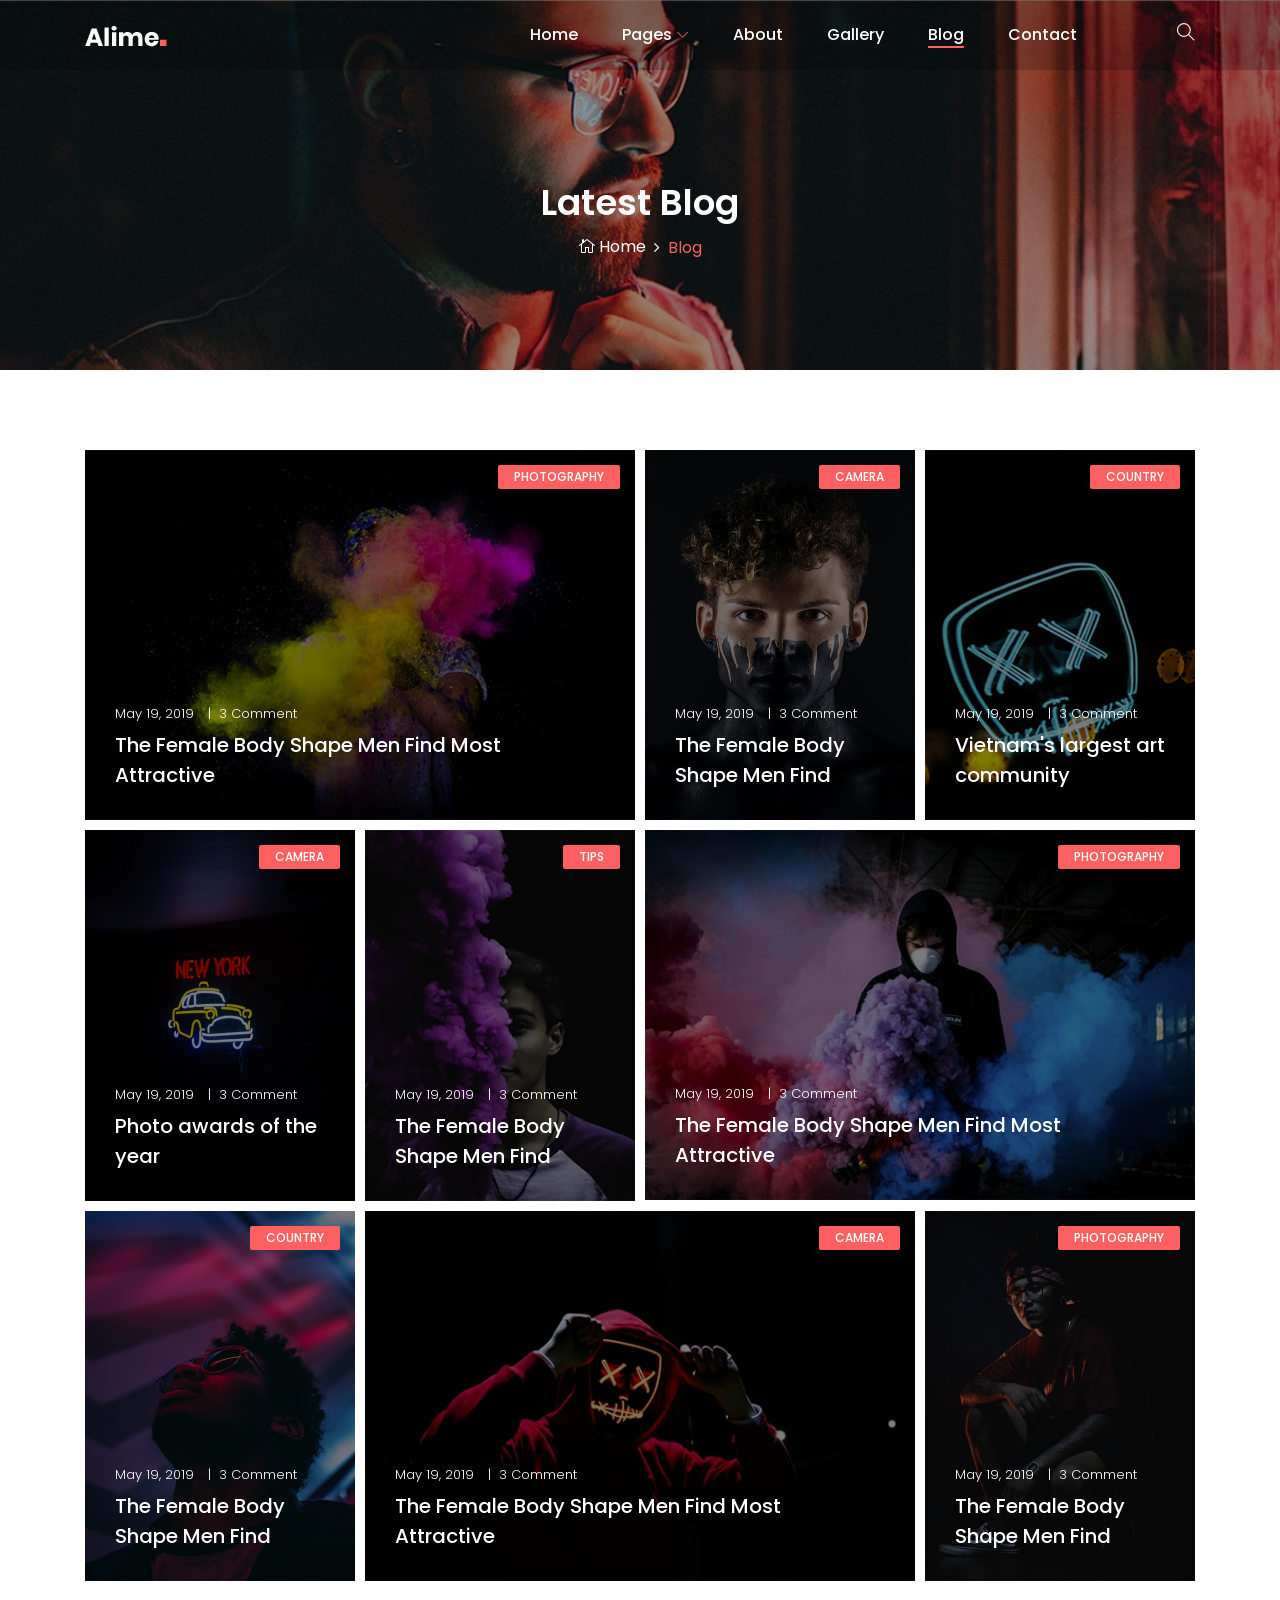
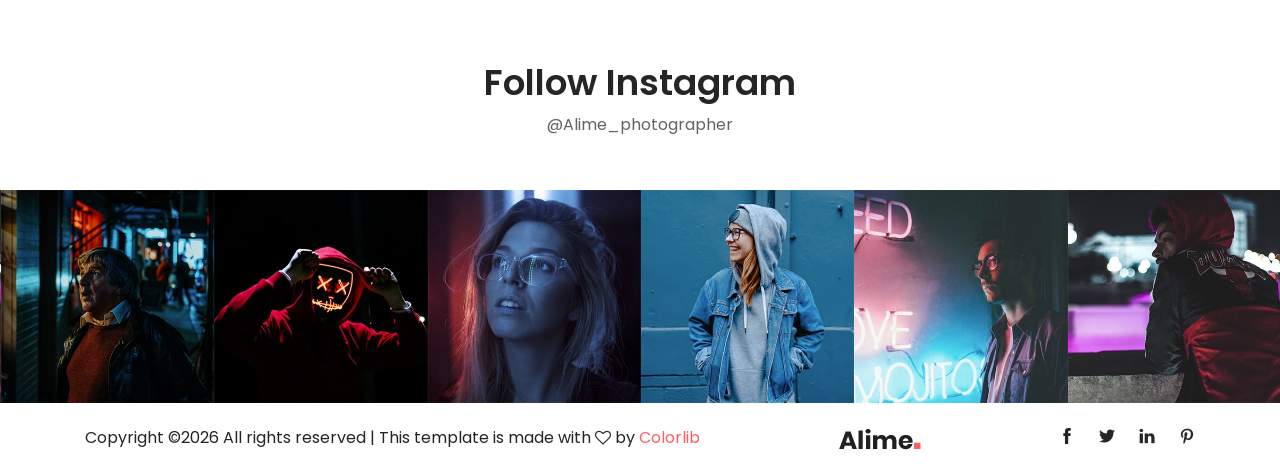
<file: blog.html>
<!DOCTYPE html>
<html lang="en">

<head>
    <meta charset="UTF-8">
    <meta name="description" content="">
    <meta http-equiv="X-UA-Compatible" content="IE=edge">
    <meta name="viewport" content="width=device-width, initial-scale=1, shrink-to-fit=no">

    <!-- Title -->
    <title>Alime - Photography HTML Template</title>

    <!-- Favicon -->
    <link rel="icon" href="./img/core-img/favicon.png">

    <!-- Stylesheet -->
    <link rel="stylesheet" href="style.css">

</head>

<body>
    <!-- Preloader -->
    <div id="preloader">
        <div class="loader"></div>
    </div>
    <!-- /Preloader -->

    <!-- Top Search Form Area -->
    <div class="top-search-area">
        <div class="modal fade" id="searchModal" tabindex="-1" role="dialog" aria-hidden="true">
            <div class="modal-dialog modal-dialog-centered" role="document">
                <div class="modal-content">
                    <div class="modal-body">
                        <!-- Close -->
                        <button type="button" class="btn close-btn" data-dismiss="modal"><i class="ti-close"></i></button>
                        <!-- Form -->
                        <form action="index.html" method="post">
                            <input type="search" name="top-search-bar" class="form-control" placeholder="Search and hit enter...">
                            <button type="submit">Search</button>
                        </form>
                    </div>
                </div>
            </div>
        </div>
    </div>

    <!-- Header Area Start -->
    <header class="header-area">
        <!-- Main Header Start -->
        <div class="main-header-area">
            <div class="classy-nav-container breakpoint-off">
                <div class="container">
                    <!-- Classy Menu -->
                    <nav class="classy-navbar justify-content-between" id="alimeNav">

                        <!-- Logo -->
                        <a class="nav-brand" href="./index.html"><img src="./img/core-img/logo.png" alt=""></a>

                        <!-- Navbar Toggler -->
                        <div class="classy-navbar-toggler">
                            <span class="navbarToggler"><span></span><span></span><span></span></span>
                        </div>

                        <!-- Menu -->
                        <div class="classy-menu">
                            <!-- Menu Close Button -->
                            <div class="classycloseIcon">
                                <div class="cross-wrap"><span class="top"></span><span class="bottom"></span></div>
                            </div>
                            <!-- Nav Start -->
                            <div class="classynav">
                                <ul id="nav">
                                    <li><a href="./index.html">Home</a></li>
                                    <li><a href="#">Pages</a>
                                        <ul class="dropdown">
                                            <li><a href="./index.html">- Home</a></li>
                                            <li><a href="./about.html">- About</a></li>
                                            <li><a href="./gallery.html">- Gallery</a></li>
                                            <li><a href="./blog.html">- Blog</a></li>
                                            <li><a href="./single-blog.html">- Blog Details</a></li>
                                            <li><a href="./contact.html">- Contact</a></li>
                                            <li><a href="#">- Dropdown</a>
                                                <ul class="dropdown">
                                                    <li><a href="#">- Dropdown Item</a></li>
                                                    <li><a href="#">- Dropdown Item</a></li>
                                                    <li><a href="#">- Dropdown Item</a></li>
                                                    <li><a href="#">- Dropdown Item</a></li>
                                                </ul>
                                            </li>
                                        </ul>
                                    </li>
                                    <li><a href="./about.html">About</a></li>
                                    <li><a href="./gallery.html">Gallery</a></li>
                                    <li class="active"><a href="./blog.html">Blog</a></li>
                                    <li><a href="./contact.html">Contact</a></li>
                                </ul>

                                <!-- Search Icon -->
                                <div class="search-icon" data-toggle="modal" data-target="#searchModal"><i class="ti-search"></i></div>
                            </div>
                            <!-- Nav End -->
                        </div>
                    </nav>
                </div>
            </div>
        </div>
    </header>
    <!-- Header Area End -->

    <!-- Breadcrumb Area Start -->
    <section class="breadcrumb-area bg-img bg-overlay jarallax" style="background-image: url(img/bg-img/38.jpg);">
        <div class="container h-100">
            <div class="row h-100 align-items-center">
                <div class="col-12">
                    <div class="breadcrumb-content text-center">
                        <h2 class="page-title">Latest Blog</h2>
                        <nav aria-label="breadcrumb">
                            <ol class="breadcrumb justify-content-center">
                                <li class="breadcrumb-item"><a href="index.html"><i class="icon_house_alt"></i> Home</a></li>
                                <li class="breadcrumb-item active" aria-current="page">Blog</li>
                            </ol>
                        </nav>
                    </div>
                </div>
            </div>
        </div>
    </section>
    <!-- Breadcrumb Area End -->

    <!-- Blog Area Start -->
    <div class="alime-blog-area section-padding-80-0 mb-70">
        <div class="container">
            <div class="row">

                <!-- Single Blog Area -->
                <div class="col-12 col-lg-6">
                    <div class="single-post-area wow fadeInUpBig" data-wow-delay="100ms">
                        <!-- Post Thumbnail -->
                        <a href="#" class="post-thumbnail"><img src="img/bg-img/51.jpg" alt=""></a>
                        <!-- Post Catagory -->
                        <a href="#" class="btn post-catagory">Photography</a>
                        <!-- Post Conetent -->
                        <div class="post-content">
                            <div class="post-meta">
                                <a href="#">May 19, 2019</a>
                                <a href="#">3 Comment</a>
                            </div>
                            <a href="#" class="post-title">The Female Body Shape Men Find Most Attractive</a>
                        </div>
                    </div>
                </div>

                <!-- Single Blog Area -->
                <div class="col-12 col-sm-6 col-lg-3">
                    <div class="single-post-area wow fadeInUpBig" data-wow-delay="400ms">
                        <!-- Post Thumbnail -->
                        <a href="#" class="post-thumbnail"><img src="img/bg-img/52.jpg" alt=""></a>
                        <!-- Post Catagory -->
                        <a href="#" class="btn post-catagory">Camera</a>
                        <!-- Post Conetent -->
                        <div class="post-content">
                            <div class="post-meta">
                                <a href="#">May 19, 2019</a>
                                <a href="#">3 Comment</a>
                            </div>
                            <a href="#" class="post-title">The Female Body Shape Men Find</a>
                        </div>
                    </div>
                </div>

                <!-- Single Blog Area -->
                <div class="col-12 col-sm-6 col-lg-3">
                    <div class="single-post-area wow fadeInUpBig" data-wow-delay="700ms">
                        <!-- Post Thumbnail -->
                        <a href="#" class="post-thumbnail"><img src="img/bg-img/53.jpg" alt=""></a>
                        <!-- Post Catagory -->
                        <a href="#" class="btn post-catagory">Country</a>
                        <!-- Post Conetent -->
                        <div class="post-content">
                            <div class="post-meta">
                                <a href="#">May 19, 2019</a>
                                <a href="#">3 Comment</a>
                            </div>
                            <a href="#" class="post-title">Vietnam's largest art community</a>
                        </div>
                    </div>
                </div>

                <!-- Single Blog Area -->
                <div class="col-12 col-sm-6 col-lg-3">
                    <div class="single-post-area wow fadeInUpBig" data-wow-delay="100ms">
                        <!-- Post Thumbnail -->
                        <a href="#" class="post-thumbnail"><img src="img/bg-img/54.jpg" alt=""></a>
                        <!-- Post Catagory -->
                        <a href="#" class="btn post-catagory">Camera</a>
                        <!-- Post Conetent -->
                        <div class="post-content">
                            <div class="post-meta">
                                <a href="#">May 19, 2019</a>
                                <a href="#">3 Comment</a>
                            </div>
                            <a href="#" class="post-title">Photo awards of the year</a>
                        </div>
                    </div>
                </div>

                <!-- Single Blog Area -->
                <div class="col-12 col-sm-6 col-lg-3">
                    <div class="single-post-area wow fadeInUpBig" data-wow-delay="400ms">
                        <!-- Post Thumbnail -->
                        <a href="#" class="post-thumbnail"><img src="img/bg-img/55.jpg" alt=""></a>
                        <!-- Post Catagory -->
                        <a href="#" class="btn post-catagory">Tips</a>
                        <!-- Post Conetent -->
                        <div class="post-content">
                            <div class="post-meta">
                                <a href="#">May 19, 2019</a>
                                <a href="#">3 Comment</a>
                            </div>
                            <a href="#" class="post-title">The Female Body Shape Men Find</a>
                        </div>
                    </div>
                </div>

                <!-- Single Blog Area -->
                <div class="col-12 col-lg-6">
                    <div class="single-post-area wow fadeInUpBig" data-wow-delay="700ms">
                        <!-- Post Thumbnail -->
                        <a href="#" class="post-thumbnail"><img src="img/bg-img/56.jpg" alt=""></a>
                        <!-- Post Catagory -->
                        <a href="#" class="btn post-catagory">Photography</a>
                        <!-- Post Conetent -->
                        <div class="post-content">
                            <div class="post-meta">
                                <a href="#">May 19, 2019</a>
                                <a href="#">3 Comment</a>
                            </div>
                            <a href="#" class="post-title">The Female Body Shape Men Find Most Attractive</a>
                        </div>
                    </div>
                </div>

                <!-- Single Blog Area -->
                <div class="col-12 col-lg-3">
                    <div class="single-post-area wow fadeInUpBig" data-wow-delay="100ms">
                        <!-- Post Thumbnail -->
                        <a href="#" class="post-thumbnail"><img src="img/bg-img/57.jpg" alt=""></a>
                        <!-- Post Catagory -->
                        <a href="#" class="btn post-catagory">Country</a>
                        <!-- Post Conetent -->
                        <div class="post-content">
                            <div class="post-meta">
                                <a href="#">May 19, 2019</a>
                                <a href="#">3 Comment</a>
                            </div>
                            <a href="#" class="post-title">The Female Body Shape Men Find</a>
                        </div>
                    </div>
                </div>

                <!-- Single Blog Area -->
                <div class="col-12 col-lg-6">
                    <div class="single-post-area wow fadeInUpBig" data-wow-delay="400ms">
                        <!-- Post Thumbnail -->
                        <a href="#" class="post-thumbnail"><img src="img/bg-img/58.jpg" alt=""></a>
                        <!-- Post Catagory -->
                        <a href="#" class="btn post-catagory">Camera</a>
                        <!-- Post Conetent -->
                        <div class="post-content">
                            <div class="post-meta">
                                <a href="#">May 19, 2019</a>
                                <a href="#">3 Comment</a>
                            </div>
                            <a href="#" class="post-title">The Female Body Shape Men Find Most Attractive</a>
                        </div>
                    </div>
                </div>

                <!-- Single Blog Area -->
                <div class="col-12 col-lg-3">
                    <div class="single-post-area wow fadeInUpBig" data-wow-delay="700ms">
                        <!-- Post Thumbnail -->
                        <a href="#" class="post-thumbnail"><img src="img/bg-img/59.jpg" alt=""></a>
                        <!-- Post Catagory -->
                        <a href="#" class="btn post-catagory">Photography</a>
                        <!-- Post Conetent -->
                        <div class="post-content">
                            <div class="post-meta">
                                <a href="#">May 19, 2019</a>
                                <a href="#">3 Comment</a>
                            </div>
                            <a href="#" class="post-title">The Female Body Shape Men Find</a>
                        </div>
                    </div>
                </div>

            </div>
        </div>
    </div>
    <!-- Blog Area End -->

    <!-- Follow Area Start -->
    <div class="follow-area clearfix">
        <div class="container">
            <div class="row">
                <div class="col-12">
                    <div class="section-heading text-center">
                        <h2>Follow Instagram</h2>
                        <p>@Alime_photographer</p>
                    </div>
                </div>
            </div>
        </div>

        <!-- Instagram Feed Area -->
        <div class="instragram-feed-area owl-carousel">
            <!-- Single Instagram Item -->
            <div class="single-instagram-item">
                <img src="img/bg-img/11.jpg" alt="">
                <div class="instagram-hover-content text-center d-flex align-items-center justify-content-center">
                    <a href="#">
                        <i class="ti-instagram" aria-hidden="true"></i>
                        <span>Alime_photographer</span>
                    </a>
                </div>
            </div>
            <!-- Single Instagram Item -->
            <div class="single-instagram-item">
                <img src="img/bg-img/12.jpg" alt="">
                <div class="instagram-hover-content text-center d-flex align-items-center justify-content-center">
                    <a href="#">
                        <i class="ti-instagram" aria-hidden="true"></i>
                        <span>Alime_photographer</span>
                    </a>
                </div>
            </div>
            <!-- Single Instagram Item -->
            <div class="single-instagram-item">
                <img src="img/bg-img/13.jpg" alt="">
                <div class="instagram-hover-content text-center d-flex align-items-center justify-content-center">
                    <a href="#">
                        <i class="ti-instagram" aria-hidden="true"></i>
                        <span>Alime_photographer</span>
                    </a>
                </div>
            </div>
            <!-- Single Instagram Item -->
            <div class="single-instagram-item">
                <img src="img/bg-img/14.jpg" alt="">
                <div class="instagram-hover-content text-center d-flex align-items-center justify-content-center">
                    <a href="#">
                        <i class="ti-instagram" aria-hidden="true"></i>
                        <span>Alime_photographer</span>
                    </a>
                </div>
            </div>
            <!-- Single Instagram Item -->
            <div class="single-instagram-item">
                <img src="img/bg-img/15.jpg" alt="">
                <div class="instagram-hover-content text-center d-flex align-items-center justify-content-center">
                    <a href="#">
                        <i class="ti-instagram" aria-hidden="true"></i>
                        <span>Alime_photographer</span>
                    </a>
                </div>
            </div>
            <!-- Single Instagram Item -->
            <div class="single-instagram-item">
                <img src="img/bg-img/16.jpg" alt="">
                <div class="instagram-hover-content text-center d-flex align-items-center justify-content-center">
                    <a href="#">
                        <i class="ti-instagram" aria-hidden="true"></i>
                        <span>Alime_photographer</span>
                    </a>
                </div>
            </div>
        </div>
    </div>
    <!-- Follow Area End -->

    <!-- Footer Area Start -->
    <footer class="footer-area">
        <div class="container">
            <div class="row">
                <div class="col-12">
                    <div class="footer-content d-flex align-items-center justify-content-between">
                        <!-- Copywrite Text -->
                        <div class="copywrite-text">
                            <p><!-- Link back to Colorlib can't be removed. Template is licensed under CC BY 3.0. -->
Copyright &copy;<script>document.write(new Date().getFullYear());</script> All rights reserved | This template is made with <i class="fa fa-heart-o" aria-hidden="true"></i> by <a href="https://colorlib.com" target="_blank">Colorlib</a>
<!-- Link back to Colorlib can't be removed. Template is licensed under CC BY 3.0. --></p>
                        </div>
                        <!-- Footer Logo -->
                        <div class="footer-logo">
                            <a href="#"><img src="img/core-img/logo2.png" alt=""></a>
                        </div>
                        <!-- Social Info -->
                        <div class="social-info">
                            <a href="#"><i class="ti-facebook" aria-hidden="true"></i></a>
                            <a href="#"><i class="ti-twitter-alt" aria-hidden="true"></i></a>
                            <a href="#"><i class="ti-linkedin" aria-hidden="true"></i></a>
                            <a href="#"><i class="ti-pinterest" aria-hidden="true"></i></a>
                        </div>
                    </div>
                </div>
            </div>
        </div>
    </footer>
    <!-- Footer Area End -->

    <!-- **** All JS Files ***** -->
    <!-- jQuery 2.2.4 -->
    <script src="js/jquery.min.js"></script>
    <!-- Popper -->
    <script src="js/popper.min.js"></script>
    <!-- Bootstrap -->
    <script src="js/bootstrap.min.js"></script>
    <!-- All Plugins -->
    <script src="js/alime.bundle.js"></script>
    <!-- Active -->
    <script src="js/default-assets/active.js"></script>

</body>

</html>
</file>
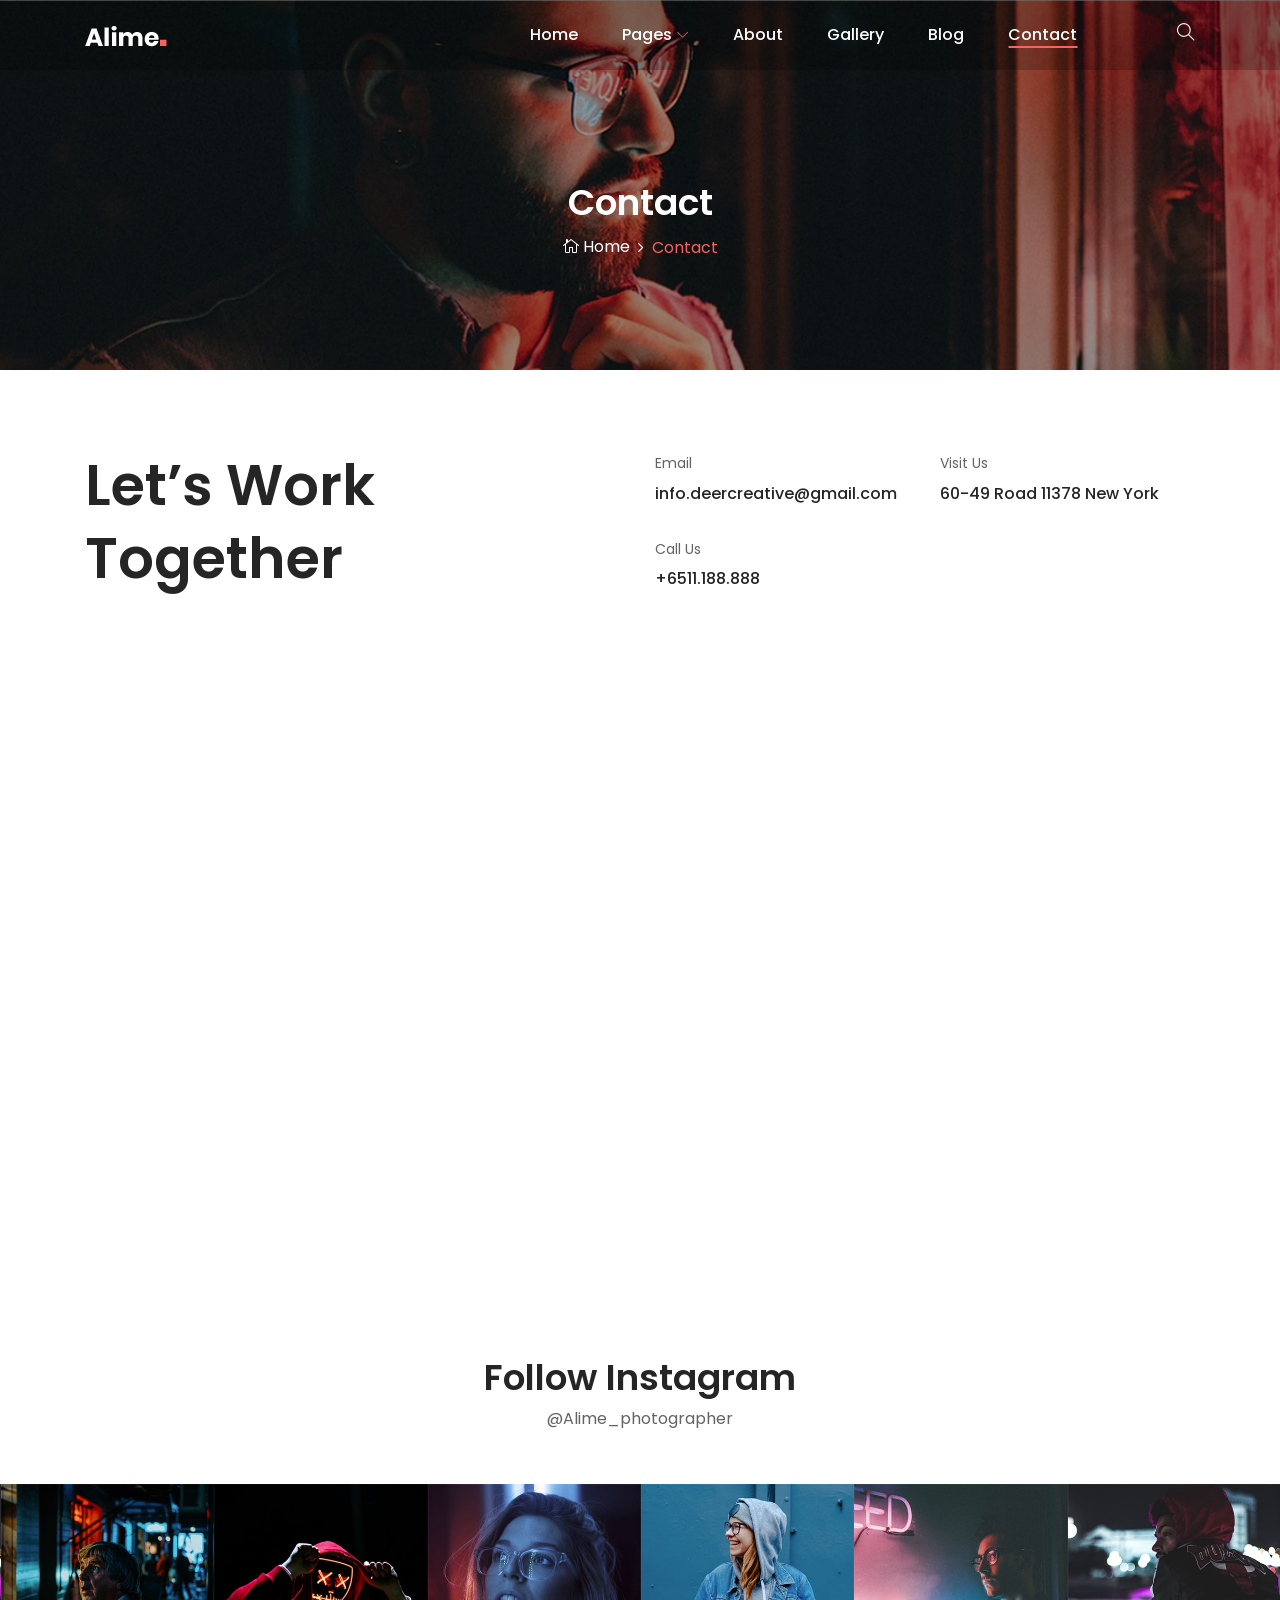
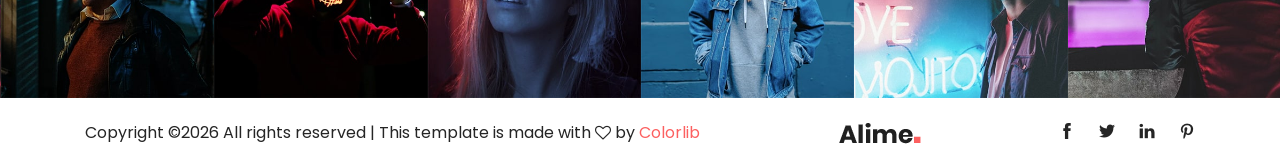
<file: contact.html>
<!DOCTYPE html>
<html lang="en">

<head>
    <meta charset="UTF-8">
    <meta name="description" content="">
    <meta http-equiv="X-UA-Compatible" content="IE=edge">
    <meta name="viewport" content="width=device-width, initial-scale=1, shrink-to-fit=no">

    <!-- Title -->
    <title>Alime - Photography HTML Template</title>

    <!-- Favicon -->
    <link rel="icon" href="./img/core-img/favicon.png">

    <!-- Stylesheet -->
    <link rel="stylesheet" href="style.css">

</head>

<body>
    <!-- Preloader -->
    <div id="preloader">
        <div class="loader"></div>
    </div>
    <!-- /Preloader -->

    <!-- Top Search Form Area -->
    <div class="top-search-area">
        <div class="modal fade" id="searchModal" tabindex="-1" role="dialog" aria-hidden="true">
            <div class="modal-dialog modal-dialog-centered" role="document">
                <div class="modal-content">
                    <div class="modal-body">
                        <!-- Close -->
                        <button type="button" class="btn close-btn" data-dismiss="modal"><i class="ti-close"></i></button>
                        <!-- Form -->
                        <form action="index.html" method="post">
                            <input type="search" name="top-search-bar" class="form-control" placeholder="Search and hit enter...">
                            <button type="submit">Search</button>
                        </form>
                    </div>
                </div>
            </div>
        </div>
    </div>

    <!-- Header Area Start -->
    <header class="header-area">
        <!-- Main Header Start -->
        <div class="main-header-area">
            <div class="classy-nav-container breakpoint-off">
                <div class="container">
                    <!-- Classy Menu -->
                    <nav class="classy-navbar justify-content-between" id="alimeNav">

                        <!-- Logo -->
                        <a class="nav-brand" href="./index.html"><img src="./img/core-img/logo.png" alt=""></a>

                        <!-- Navbar Toggler -->
                        <div class="classy-navbar-toggler">
                            <span class="navbarToggler"><span></span><span></span><span></span></span>
                        </div>

                        <!-- Menu -->
                        <div class="classy-menu">
                            <!-- Menu Close Button -->
                            <div class="classycloseIcon">
                                <div class="cross-wrap"><span class="top"></span><span class="bottom"></span></div>
                            </div>
                            <!-- Nav Start -->
                            <div class="classynav">
                                <ul id="nav">
                                    <li><a href="./index.html">Home</a></li>
                                    <li><a href="#">Pages</a>
                                        <ul class="dropdown">
                                            <li><a href="./index.html">- Home</a></li>
                                            <li><a href="./about.html">- About</a></li>
                                            <li><a href="./gallery.html">- Gallery</a></li>
                                            <li><a href="./blog.html">- Blog</a></li>
                                            <li><a href="./single-blog.html">- Blog Details</a></li>
                                            <li><a href="./contact.html">- Contact</a></li>
                                            <li><a href="#">- Dropdown</a>
                                                <ul class="dropdown">
                                                    <li><a href="#">- Dropdown Item</a></li>
                                                    <li><a href="#">- Dropdown Item</a></li>
                                                    <li><a href="#">- Dropdown Item</a></li>
                                                    <li><a href="#">- Dropdown Item</a></li>
                                                </ul>
                                            </li>
                                        </ul>
                                    </li>
                                    <li><a href="./about.html">About</a></li>
                                    <li><a href="./gallery.html">Gallery</a></li>
                                    <li><a href="./blog.html">Blog</a></li>
                                    <li class="active"><a href="./contact.html">Contact</a></li>
                                </ul>

                                <!-- Search Icon -->
                                <div class="search-icon" data-toggle="modal" data-target="#searchModal"><i class="ti-search"></i></div>
                            </div>
                            <!-- Nav End -->
                        </div>
                    </nav>
                </div>
            </div>
        </div>
    </header>
    <!-- Header Area End -->

    <!-- Breadcrumb Area Start -->
    <section class="breadcrumb-area bg-img bg-overlay jarallax" style="background-image: url(img/bg-img/38.jpg);">
        <div class="container h-100">
            <div class="row h-100 align-items-center">
                <div class="col-12">
                    <div class="breadcrumb-content text-center">
                        <h2 class="page-title">Contact</h2>
                        <nav aria-label="breadcrumb">
                            <ol class="breadcrumb justify-content-center">
                                <li class="breadcrumb-item"><a href="index.html"><i class="icon_house_alt"></i> Home</a></li>
                                <li class="breadcrumb-item active" aria-current="page">Contact</li>
                            </ol>
                        </nav>
                    </div>
                </div>
            </div>
        </div>
    </section>
    <!-- Breadcrumb Area End -->

    <!-- Contact Area Start -->
    <div class="contact-area section-padding-80-50">
        <div class="container">
            <div class="row">
                <div class="col-12 col-lg-6">
                    <h2 class="contact-title mb-30">Let’s Work <br>Together</h2>
                </div>
                <div class="col-12 col-md-6 col-lg-3">
                    <!-- Contact Info -->
                    <div class="contact-info mb-30">
                        <p>Email</p>
                        <a href="mailto:info.deercreative@gmail.com">info.deercreative@gmail.com</a>
                    </div>
                    <!-- Contact Info -->
                    <div class="contact-info mb-30">
                        <p>Call Us</p>
                        <a href="#">+6511.188.888</a>
                    </div>
                </div>
                <div class="col-12 col-md-6 col-lg-3">
                    <!-- Contact Info -->
                    <div class="contact-info mb-30">
                        <p>Visit Us</p>
                        <a href="#">60-49 Road 11378 New York</a>
                    </div>
                </div>
            </div>
        </div>
    </div>
    <!-- Contact Area End -->

    <!-- Map Area Start -->
    <div class="map-area section-padding-0-80">
        <div class="container">
            <div id="map">
                <iframe src="https://www.google.com/maps/embed?pb=!1m18!1m12!1m3!1d12309.440717226664!2d24.094896788114085!3d56.9484200464499!2m3!1f0!2f0!3f0!3m2!1i1024!2i768!4f13.1!3m3!1m2!1s0x46eecfb0e5073ded%3A0x400cfcd68f2fe30!2sRiga%2C+Latvia!5e0!3m2!1sen!2sbd!4v1550835159592" allowfullscreen></iframe>
            </div>
        </div>
    </div>
    <!-- Map Area End -->

    <!-- Follow Area Start -->
    <div class="follow-area clearfix">
        <div class="container">
            <div class="row">
                <div class="col-12">
                    <div class="section-heading text-center">
                        <h2>Follow Instagram</h2>
                        <p>@Alime_photographer</p>
                    </div>
                </div>
            </div>
        </div>

        <!-- Instagram Feed Area -->
        <div class="instragram-feed-area owl-carousel">
            <!-- Single Instagram Item -->
            <div class="single-instagram-item">
                <img src="img/bg-img/11.jpg" alt="">
                <div class="instagram-hover-content text-center d-flex align-items-center justify-content-center">
                    <a href="#">
                        <i class="ti-instagram" aria-hidden="true"></i>
                        <span>Alime_photographer</span>
                    </a>
                </div>
            </div>
            <!-- Single Instagram Item -->
            <div class="single-instagram-item">
                <img src="img/bg-img/12.jpg" alt="">
                <div class="instagram-hover-content text-center d-flex align-items-center justify-content-center">
                    <a href="#">
                        <i class="ti-instagram" aria-hidden="true"></i>
                        <span>Alime_photographer</span>
                    </a>
                </div>
            </div>
            <!-- Single Instagram Item -->
            <div class="single-instagram-item">
                <img src="img/bg-img/13.jpg" alt="">
                <div class="instagram-hover-content text-center d-flex align-items-center justify-content-center">
                    <a href="#">
                        <i class="ti-instagram" aria-hidden="true"></i>
                        <span>Alime_photographer</span>
                    </a>
                </div>
            </div>
            <!-- Single Instagram Item -->
            <div class="single-instagram-item">
                <img src="img/bg-img/14.jpg" alt="">
                <div class="instagram-hover-content text-center d-flex align-items-center justify-content-center">
                    <a href="#">
                        <i class="ti-instagram" aria-hidden="true"></i>
                        <span>Alime_photographer</span>
                    </a>
                </div>
            </div>
            <!-- Single Instagram Item -->
            <div class="single-instagram-item">
                <img src="img/bg-img/15.jpg" alt="">
                <div class="instagram-hover-content text-center d-flex align-items-center justify-content-center">
                    <a href="#">
                        <i class="ti-instagram" aria-hidden="true"></i>
                        <span>Alime_photographer</span>
                    </a>
                </div>
            </div>
            <!-- Single Instagram Item -->
            <div class="single-instagram-item">
                <img src="img/bg-img/16.jpg" alt="">
                <div class="instagram-hover-content text-center d-flex align-items-center justify-content-center">
                    <a href="#">
                        <i class="ti-instagram" aria-hidden="true"></i>
                        <span>Alime_photographer</span>
                    </a>
                </div>
            </div>
        </div>
    </div>
    <!-- Follow Area End -->

    <!-- Footer Area Start -->
    <footer class="footer-area">
        <div class="container">
            <div class="row">
                <div class="col-12">
                    <div class="footer-content d-flex align-items-center justify-content-between">
                        <!-- Copywrite Text -->
                        <div class="copywrite-text">
                            <p><!-- Link back to Colorlib can't be removed. Template is licensed under CC BY 3.0. -->
Copyright &copy;<script>document.write(new Date().getFullYear());</script> All rights reserved | This template is made with <i class="fa fa-heart-o" aria-hidden="true"></i> by <a href="https://colorlib.com" target="_blank">Colorlib</a>
<!-- Link back to Colorlib can't be removed. Template is licensed under CC BY 3.0. --></p>
                        </div>
                        <!-- Footer Logo -->
                        <div class="footer-logo">
                            <a href="#"><img src="img/core-img/logo2.png" alt=""></a>
                        </div>
                        <!-- Social Info -->
                        <div class="social-info">
                            <a href="#"><i class="ti-facebook" aria-hidden="true"></i></a>
                            <a href="#"><i class="ti-twitter-alt" aria-hidden="true"></i></a>
                            <a href="#"><i class="ti-linkedin" aria-hidden="true"></i></a>
                            <a href="#"><i class="ti-pinterest" aria-hidden="true"></i></a>
                        </div>
                    </div>
                </div>
            </div>
        </div>
    </footer>
    <!-- Footer Area End -->

    <!-- **** All JS Files ***** -->
    <!-- jQuery 2.2.4 -->
    <script src="js/jquery.min.js"></script>
    <!-- Popper -->
    <script src="js/popper.min.js"></script>
    <!-- Bootstrap -->
    <script src="js/bootstrap.min.js"></script>
    <!-- All Plugins -->
    <script src="js/alime.bundle.js"></script>
    <!-- Active -->
    <script src="js/default-assets/active.js"></script>

</body>

</html>
</file>
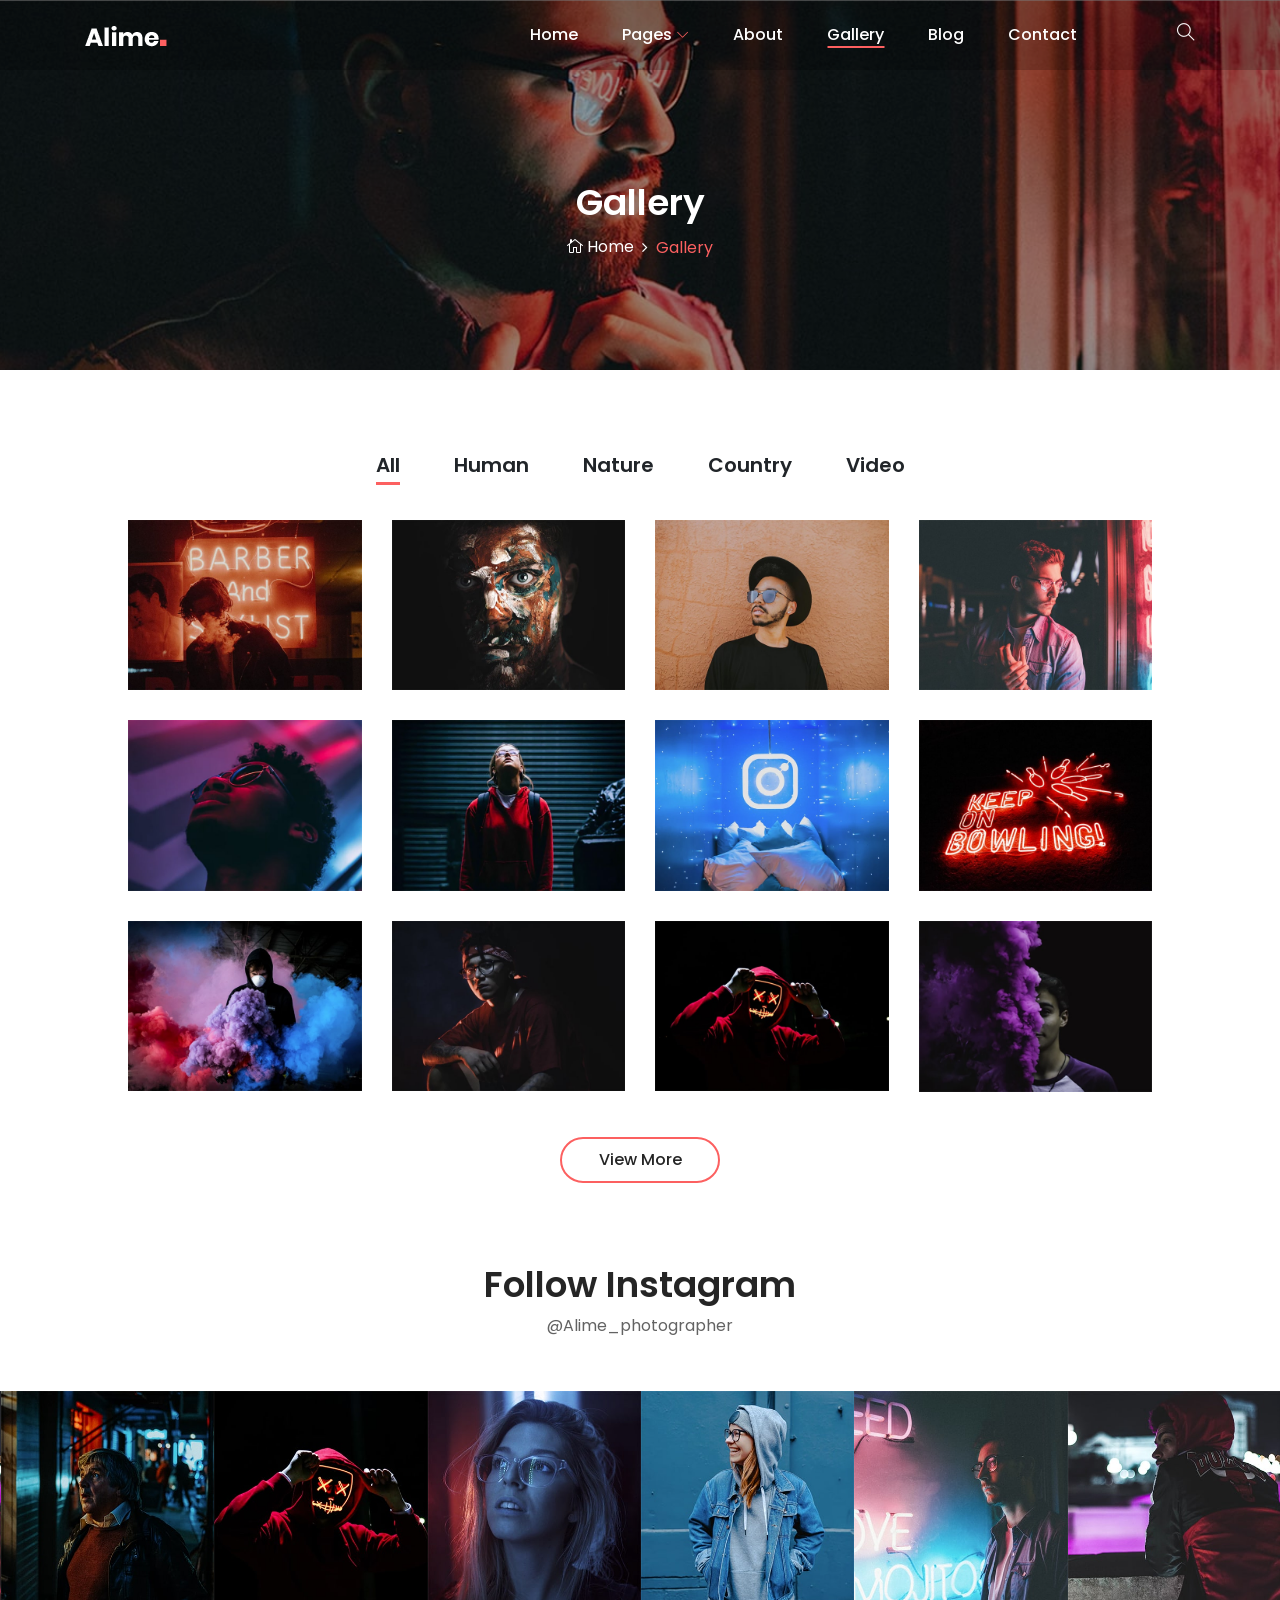
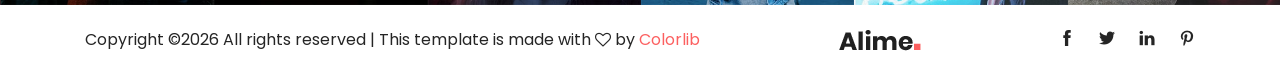
<file: gallery.html>
<!DOCTYPE html>
<html lang="en">

<head>
    <meta charset="UTF-8">
    <meta name="description" content="">
    <meta http-equiv="X-UA-Compatible" content="IE=edge">
    <meta name="viewport" content="width=device-width, initial-scale=1, shrink-to-fit=no">

    <!-- Title -->
    <title>Alime - Photography HTML Template</title>

    <!-- Favicon -->
    <link rel="icon" href="./img/core-img/favicon.png">

    <!-- Stylesheet -->
    <link rel="stylesheet" href="style.css">

</head>

<body>
    <!-- Preloader -->
    <div id="preloader">
        <div class="loader"></div>
    </div>
    <!-- /Preloader -->

    <!-- Top Search Form Area -->
    <div class="top-search-area">
        <div class="modal fade" id="searchModal" tabindex="-1" role="dialog" aria-hidden="true">
            <div class="modal-dialog modal-dialog-centered" role="document">
                <div class="modal-content">
                    <div class="modal-body">
                        <!-- Close -->
                        <button type="button" class="btn close-btn" data-dismiss="modal"><i class="ti-close"></i></button>
                        <!-- Form -->
                        <form action="index.html" method="post">
                            <input type="search" name="top-search-bar" class="form-control" placeholder="Search and hit enter...">
                            <button type="submit">Search</button>
                        </form>
                    </div>
                </div>
            </div>
        </div>
    </div>

    <!-- Header Area Start -->
    <header class="header-area">
        <!-- Main Header Start -->
        <div class="main-header-area">
            <div class="classy-nav-container breakpoint-off">
                <div class="container">
                    <!-- Classy Menu -->
                    <nav class="classy-navbar justify-content-between" id="alimeNav">

                        <!-- Logo -->
                        <a class="nav-brand" href="./index.html"><img src="./img/core-img/logo.png" alt=""></a>

                        <!-- Navbar Toggler -->
                        <div class="classy-navbar-toggler">
                            <span class="navbarToggler"><span></span><span></span><span></span></span>
                        </div>

                        <!-- Menu -->
                        <div class="classy-menu">
                            <!-- Menu Close Button -->
                            <div class="classycloseIcon">
                                <div class="cross-wrap"><span class="top"></span><span class="bottom"></span></div>
                            </div>
                            <!-- Nav Start -->
                            <div class="classynav">
                                <ul id="nav">
                                    <li><a href="./index.html">Home</a></li>
                                    <li><a href="#">Pages</a>
                                        <ul class="dropdown">
                                            <li><a href="./index.html">- Home</a></li>
                                            <li><a href="./about.html">- About</a></li>
                                            <li><a href="./gallery.html">- Gallery</a></li>
                                            <li><a href="./blog.html">- Blog</a></li>
                                            <li><a href="./single-blog.html">- Blog Details</a></li>
                                            <li><a href="./contact.html">- Contact</a></li>
                                            <li><a href="#">- Dropdown</a>
                                                <ul class="dropdown">
                                                    <li><a href="#">- Dropdown Item</a></li>
                                                    <li><a href="#">- Dropdown Item</a></li>
                                                    <li><a href="#">- Dropdown Item</a></li>
                                                    <li><a href="#">- Dropdown Item</a></li>
                                                </ul>
                                            </li>
                                        </ul>
                                    </li>
                                    <li><a href="./about.html">About</a></li>
                                    <li class="active"><a href="./gallery.html">Gallery</a></li>
                                    <li><a href="./blog.html">Blog</a></li>
                                    <li><a href="./contact.html">Contact</a></li>
                                </ul>

                                <!-- Search Icon -->
                                <div class="search-icon" data-toggle="modal" data-target="#searchModal"><i class="ti-search"></i></div>
                            </div>
                            <!-- Nav End -->
                        </div>
                    </nav>
                </div>
            </div>
        </div>
    </header>
    <!-- Header Area End -->

    <!-- Breadcrumb Area Start -->
    <section class="breadcrumb-area bg-img bg-overlay jarallax" style="background-image: url(img/bg-img/38.jpg);">
        <div class="container h-100">
            <div class="row h-100 align-items-center">
                <div class="col-12">
                    <div class="breadcrumb-content text-center">
                        <h2 class="page-title">Gallery</h2>
                        <nav aria-label="breadcrumb">
                            <ol class="breadcrumb justify-content-center">
                                <li class="breadcrumb-item"><a href="index.html"><i class="icon_house_alt"></i> Home</a></li>
                                <li class="breadcrumb-item active" aria-current="page">Gallery</li>
                            </ol>
                        </nav>
                    </div>
                </div>
            </div>
        </div>
    </section>
    <!-- Breadcrumb Area End -->

    <!-- Gallery Area Start -->
    <div class="alime-portfolio-area section-padding-80 clearfix">
        <div class="container-fluid">
            <div class="row">
                <div class="col-12">
                    <!-- Projects Menu -->
                    <div class="alime-projects-menu wow fadeInUp" data-wow-delay="100ms">
                        <div class="portfolio-menu text-center">
                            <button class="btn active" data-filter="*">All</button>
                            <button class="btn" data-filter=".human">Human</button>
                            <button class="btn" data-filter=".nature">Nature</button>
                            <button class="btn" data-filter=".country">Country</button>
                            <button class="btn" data-filter=".video">Video</button>
                        </div>
                    </div>
                </div>
            </div>

            <div class="row alime-portfolio">
                <!-- Single Gallery Item -->
                <div class="col-12 col-sm-6 col-lg-3 single_gallery_item nature mb-30 wow fadeInUp" data-wow-delay="100ms">
                    <div class="single-portfolio-content">
                        <img src="img/bg-img/39.jpg" alt="">
                        <div class="hover-content">
                            <a href="img/bg-img/39.jpg" class="portfolio-img">+</a>
                        </div>
                    </div>
                </div>

                <!-- Single Gallery Item -->
                <div class="col-12 col-sm-6 col-lg-3 single_gallery_item video human mb-30 wow fadeInUp" data-wow-delay="300ms">
                    <div class="single-portfolio-content">
                        <img src="img/bg-img/40.jpg" alt="">
                        <div class="hover-content">
                            <a href="img/bg-img/40.jpg" class="portfolio-img">+</a>
                        </div>
                    </div>
                </div>

                <!-- Single Gallery Item -->
                <div class="col-12 col-sm-6 col-lg-3 single_gallery_item country mb-30 wow fadeInUp" data-wow-delay="500ms">
                    <div class="single-portfolio-content">
                        <img src="img/bg-img/41.jpg" alt="">
                        <div class="hover-content">
                            <a href="img/bg-img/41.jpg" class="portfolio-img">+</a>
                        </div>
                    </div>
                </div>

                <!-- Single Gallery Item -->
                <div class="col-12 col-sm-6 col-lg-3 single_gallery_item human mb-30 wow fadeInUp" data-wow-delay="700ms">
                    <div class="single-portfolio-content">
                        <img src="img/bg-img/42.jpg" alt="">
                        <div class="hover-content">
                            <a href="img/bg-img/42.jpg" class="portfolio-img">+</a>
                        </div>
                    </div>
                </div>

                <!-- Single Gallery Item -->
                <div class="col-12 col-sm-6 col-lg-3 single_gallery_item nature mb-30 wow fadeInUp" data-wow-delay="100ms">
                    <div class="single-portfolio-content">
                        <img src="img/bg-img/43.jpg" alt="">
                        <div class="hover-content">
                            <a href="img/bg-img/43.jpg" class="portfolio-img">+</a>
                        </div>
                    </div>
                </div>

                <!-- Single Gallery Item -->
                <div class="col-12 col-sm-6 col-lg-3 single_gallery_item video country mb-30 wow fadeInUp" data-wow-delay="300ms">
                    <div class="single-portfolio-content">
                        <img src="img/bg-img/44.jpg" alt="">
                        <div class="hover-content">
                            <a href="img/bg-img/44.jpg" class="portfolio-img">+</a>
                        </div>
                    </div>
                </div>

                <!-- Single Gallery Item -->
                <div class="col-12 col-sm-6 col-lg-3 single_gallery_item human mb-30 wow fadeInUp" data-wow-delay="500ms">
                    <div class="single-portfolio-content">
                        <img src="img/bg-img/45.jpg" alt="">
                        <div class="hover-content">
                            <a href="img/bg-img/45.jpg" class="portfolio-img">+</a>
                        </div>
                    </div>
                </div>

                <!-- Single Gallery Item -->
                <div class="col-12 col-sm-6 col-lg-3 single_gallery_item nature mb-30 wow fadeInUp" data-wow-delay="700ms">
                    <div class="single-portfolio-content">
                        <img src="img/bg-img/46.jpg" alt="">
                        <div class="hover-content">
                            <a href="img/bg-img/46.jpg" class="portfolio-img">+</a>
                        </div>
                    </div>
                </div>

                <!-- Single Gallery Item -->
                <div class="col-12 col-sm-6 col-lg-3 single_gallery_item video country mb-30 wow fadeInUp" data-wow-delay="100ms">
                    <div class="single-portfolio-content">
                        <img src="img/bg-img/47.jpg" alt="">
                        <div class="hover-content">
                            <a href="img/bg-img/47.jpg" class="portfolio-img">+</a>
                        </div>
                    </div>
                </div>

                <!-- Single Gallery Item -->
                <div class="col-12 col-sm-6 col-lg-3 single_gallery_item human mb-30 wow fadeInUp" data-wow-delay="300ms">
                    <div class="single-portfolio-content">
                        <img src="img/bg-img/48.jpg" alt="">
                        <div class="hover-content">
                            <a href="img/bg-img/48.jpg" class="portfolio-img">+</a>
                        </div>
                    </div>
                </div>

                <!-- Single Gallery Item -->
                <div class="col-12 col-sm-6 col-lg-3 single_gallery_item country mb-30 wow fadeInUp" data-wow-delay="500ms">
                    <div class="single-portfolio-content">
                        <img src="img/bg-img/49.jpg" alt="">
                        <div class="hover-content">
                            <a href="img/bg-img/49.jpg" class="portfolio-img">+</a>
                        </div>
                    </div>
                </div>

                <!-- Single Gallery Item -->
                <div class="col-12 col-sm-6 col-lg-3 single_gallery_item country mb-30 wow fadeInUp" data-wow-delay="700ms">
                    <div class="single-portfolio-content">
                        <img src="img/bg-img/50.jpg" alt="">
                        <div class="hover-content">
                            <a href="img/bg-img/50.jpg" class="portfolio-img">+</a>
                        </div>
                    </div>
                </div>
            </div>

            <div class="row">
                <div class="col-12 text-center wow fadeInUp" data-wow-delay="800ms">
                    <a href="#" class="btn alime-btn btn-2 mt-15">View More</a>
                </div>
            </div>
        </div>
    </div>
    <!-- Gallery Area End -->

    <!-- Follow Area Start -->
    <div class="follow-area clearfix">
        <div class="container">
            <div class="row">
                <div class="col-12">
                    <div class="section-heading text-center">
                        <h2>Follow Instagram</h2>
                        <p>@Alime_photographer</p>
                    </div>
                </div>
            </div>
        </div>

        <!-- Instagram Feed Area -->
        <div class="instragram-feed-area owl-carousel">
            <!-- Single Instagram Item -->
            <div class="single-instagram-item">
                <img src="img/bg-img/11.jpg" alt="">
                <div class="instagram-hover-content text-center d-flex align-items-center justify-content-center">
                    <a href="#">
                        <i class="ti-instagram" aria-hidden="true"></i>
                        <span>Alime_photographer</span>
                    </a>
                </div>
            </div>
            <!-- Single Instagram Item -->
            <div class="single-instagram-item">
                <img src="img/bg-img/12.jpg" alt="">
                <div class="instagram-hover-content text-center d-flex align-items-center justify-content-center">
                    <a href="#">
                        <i class="ti-instagram" aria-hidden="true"></i>
                        <span>Alime_photographer</span>
                    </a>
                </div>
            </div>
            <!-- Single Instagram Item -->
            <div class="single-instagram-item">
                <img src="img/bg-img/13.jpg" alt="">
                <div class="instagram-hover-content text-center d-flex align-items-center justify-content-center">
                    <a href="#">
                        <i class="ti-instagram" aria-hidden="true"></i>
                        <span>Alime_photographer</span>
                    </a>
                </div>
            </div>
            <!-- Single Instagram Item -->
            <div class="single-instagram-item">
                <img src="img/bg-img/14.jpg" alt="">
                <div class="instagram-hover-content text-center d-flex align-items-center justify-content-center">
                    <a href="#">
                        <i class="ti-instagram" aria-hidden="true"></i>
                        <span>Alime_photographer</span>
                    </a>
                </div>
            </div>
            <!-- Single Instagram Item -->
            <div class="single-instagram-item">
                <img src="img/bg-img/15.jpg" alt="">
                <div class="instagram-hover-content text-center d-flex align-items-center justify-content-center">
                    <a href="#">
                        <i class="ti-instagram" aria-hidden="true"></i>
                        <span>Alime_photographer</span>
                    </a>
                </div>
            </div>
            <!-- Single Instagram Item -->
            <div class="single-instagram-item">
                <img src="img/bg-img/16.jpg" alt="">
                <div class="instagram-hover-content text-center d-flex align-items-center justify-content-center">
                    <a href="#">
                        <i class="ti-instagram" aria-hidden="true"></i>
                        <span>Alime_photographer</span>
                    </a>
                </div>
            </div>
        </div>
    </div>
    <!-- Follow Area End -->

    <!-- Footer Area Start -->
    <footer class="footer-area">
        <div class="container">
            <div class="row">
                <div class="col-12">
                    <div class="footer-content d-flex align-items-center justify-content-between">
                        <!-- Copywrite Text -->
                        <div class="copywrite-text">
                            <p><!-- Link back to Colorlib can't be removed. Template is licensed under CC BY 3.0. -->
Copyright &copy;<script>document.write(new Date().getFullYear());</script> All rights reserved | This template is made with <i class="fa fa-heart-o" aria-hidden="true"></i> by <a href="https://colorlib.com" target="_blank">Colorlib</a>
<!-- Link back to Colorlib can't be removed. Template is licensed under CC BY 3.0. --></p>
                        </div>
                        <!-- Footer Logo -->
                        <div class="footer-logo">
                            <a href="#"><img src="img/core-img/logo2.png" alt=""></a>
                        </div>
                        <!-- Social Info -->
                        <div class="social-info">
                            <a href="#"><i class="ti-facebook" aria-hidden="true"></i></a>
                            <a href="#"><i class="ti-twitter-alt" aria-hidden="true"></i></a>
                            <a href="#"><i class="ti-linkedin" aria-hidden="true"></i></a>
                            <a href="#"><i class="ti-pinterest" aria-hidden="true"></i></a>
                        </div>
                    </div>
                </div>
            </div>
        </div>
    </footer>
    <!-- Footer Area End -->

    <!-- **** All JS Files ***** -->
    <!-- jQuery 2.2.4 -->
    <script src="js/jquery.min.js"></script>
    <!-- Popper -->
    <script src="js/popper.min.js"></script>
    <!-- Bootstrap -->
    <script src="js/bootstrap.min.js"></script>
    <!-- All Plugins -->
    <script src="js/alime.bundle.js"></script>
    <!-- Active -->
    <script src="js/default-assets/active.js"></script>

</body>

</html>
</file>
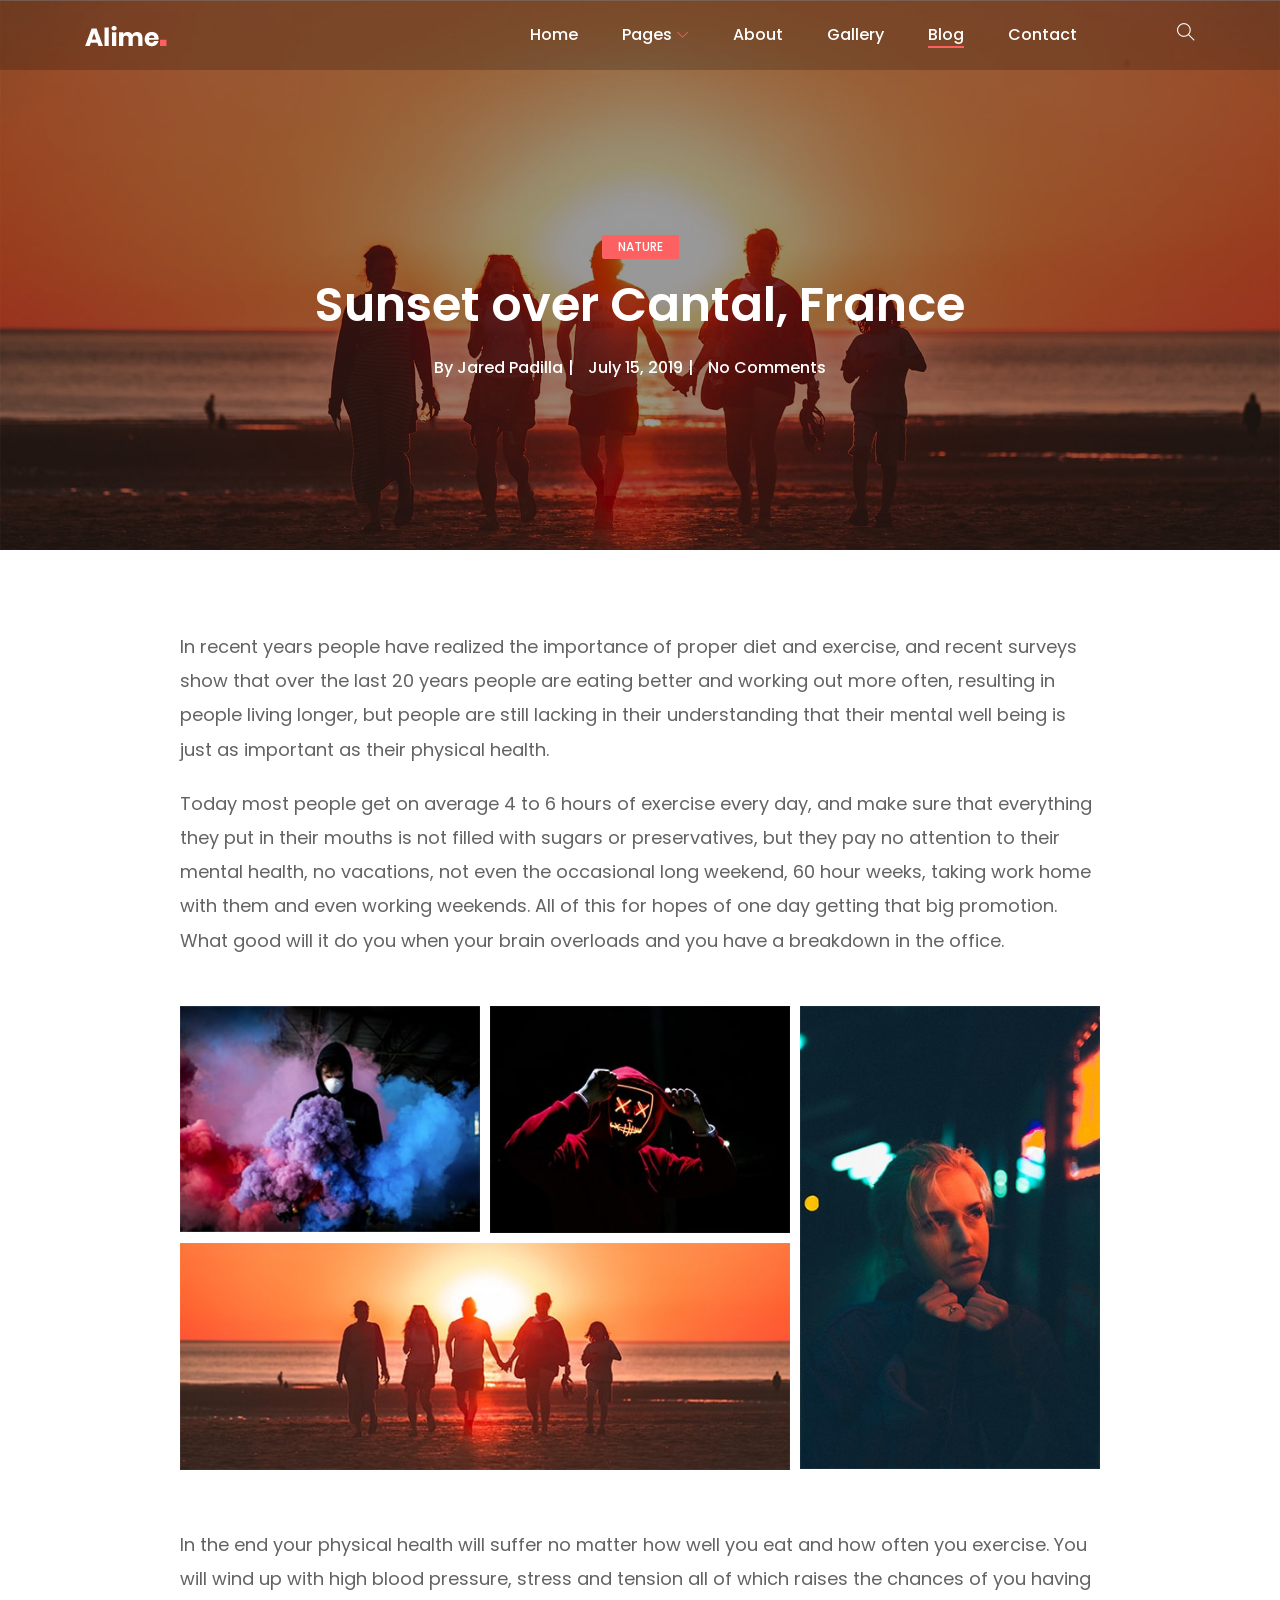
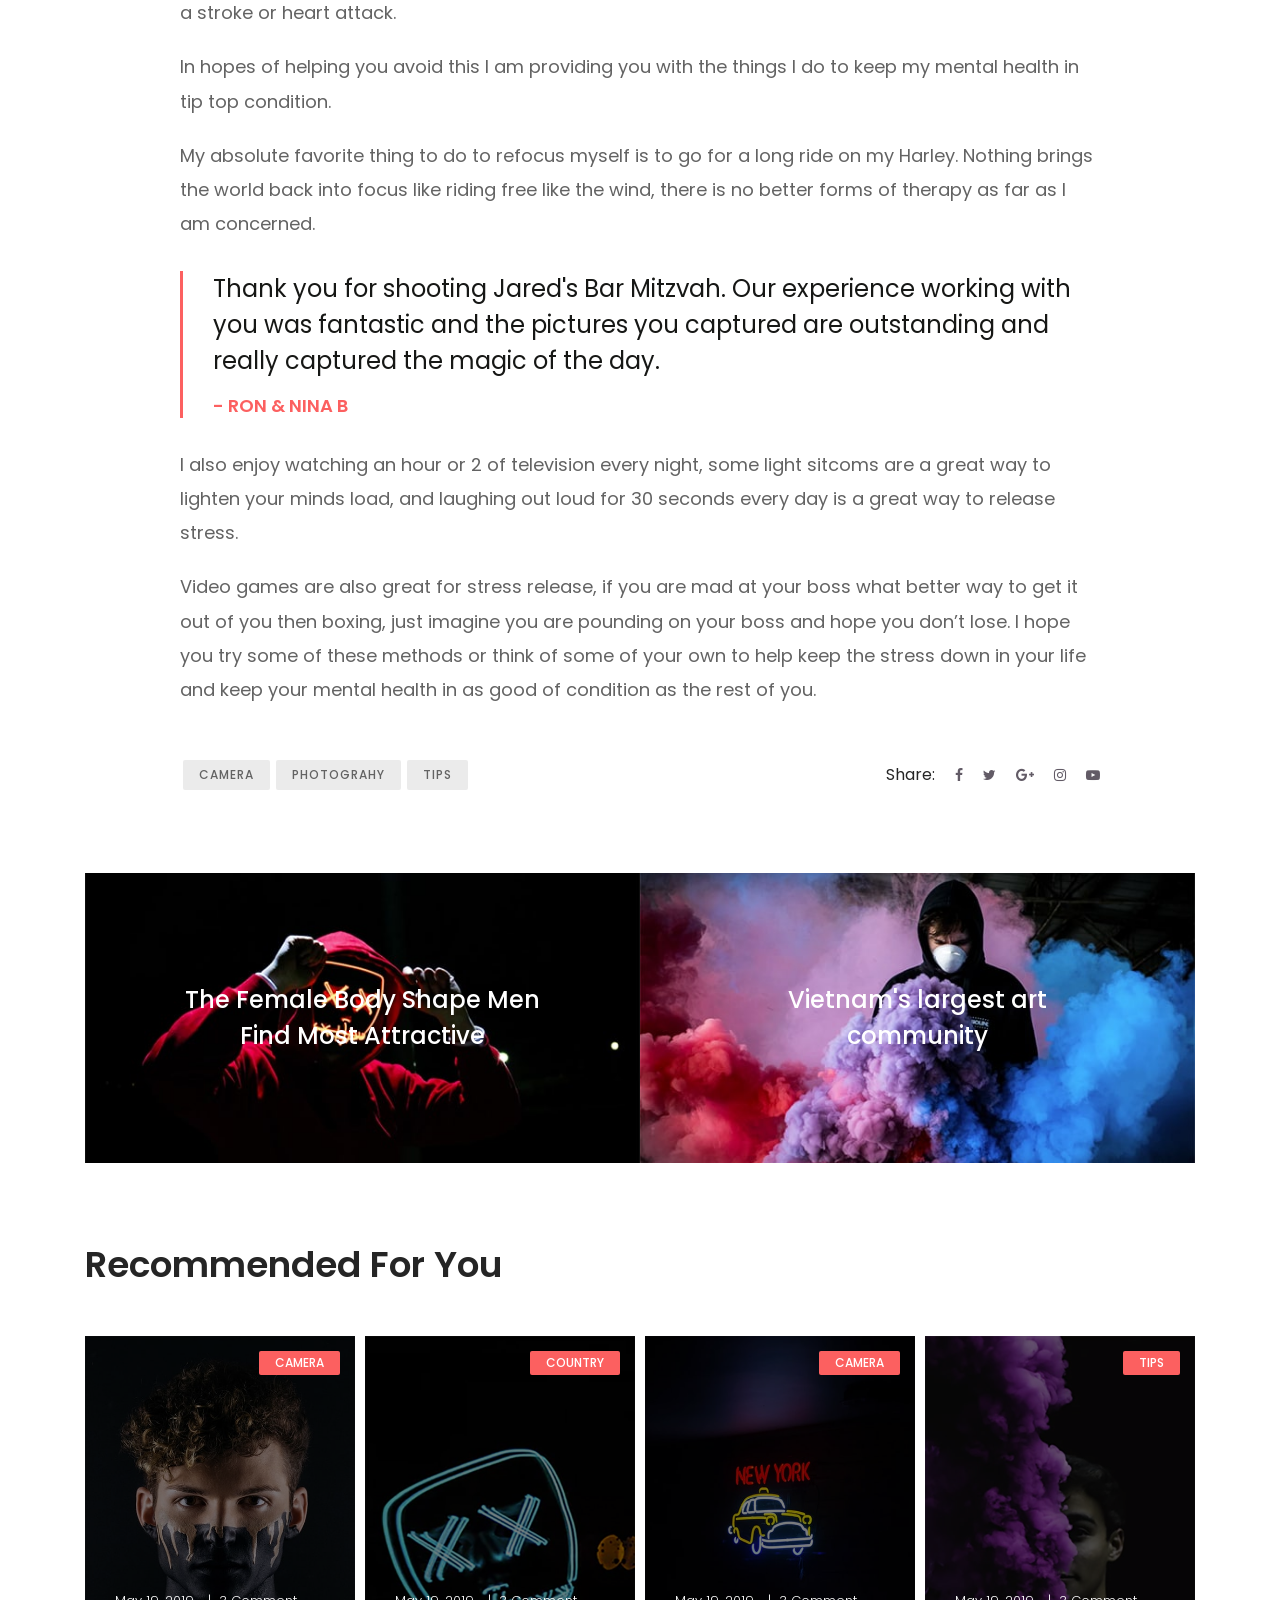
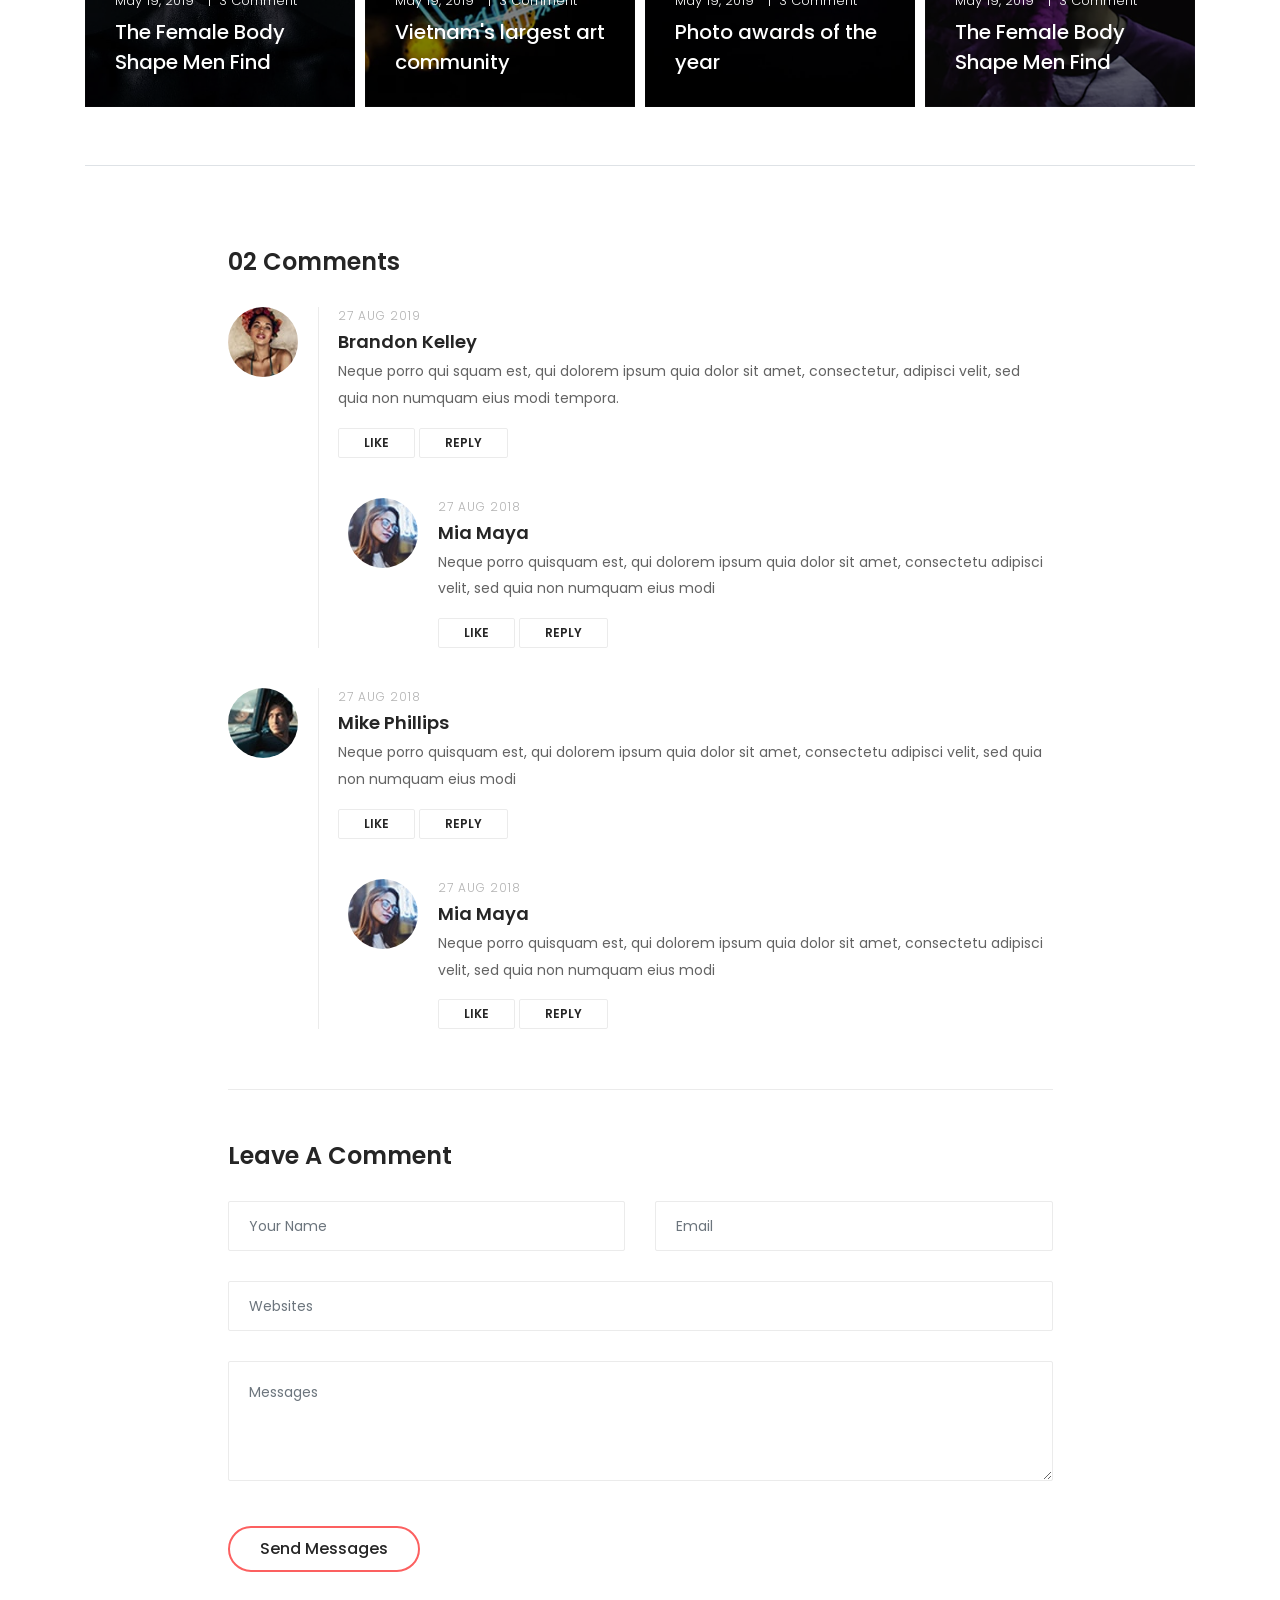
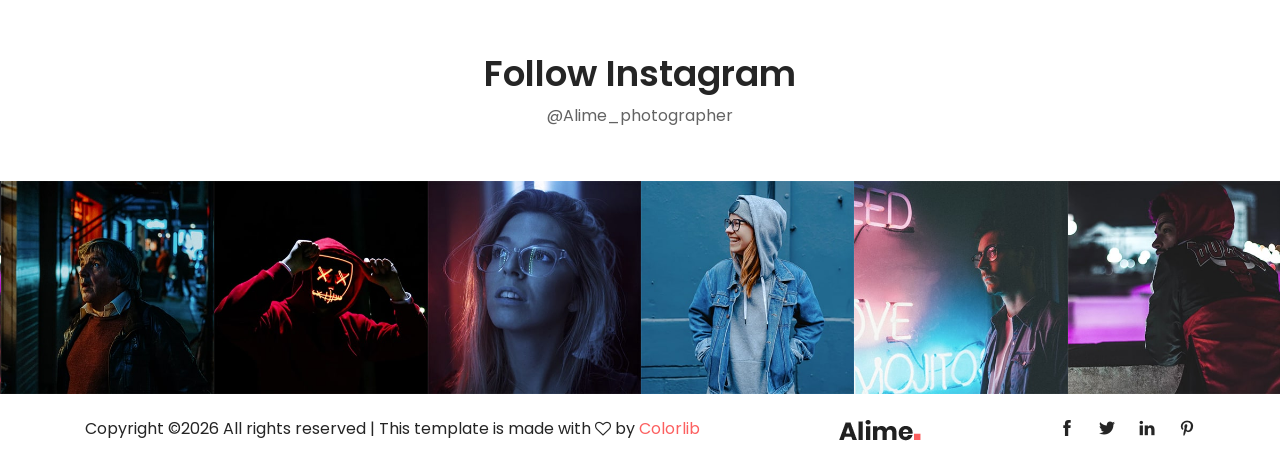
<file: single-blog.html>
<!DOCTYPE html>
<html lang="en">

<head>
    <meta charset="UTF-8">
    <meta name="description" content="">
    <meta http-equiv="X-UA-Compatible" content="IE=edge">
    <meta name="viewport" content="width=device-width, initial-scale=1, shrink-to-fit=no">

    <!-- Title -->
    <title>Alime - Photography HTML Template</title>

    <!-- Favicon -->
    <link rel="icon" href="./img/core-img/favicon.png">

    <!-- Stylesheet -->
    <link rel="stylesheet" href="style.css">

</head>

<body>
    <!-- Preloader -->
    <div id="preloader">
        <div class="loader"></div>
    </div>
    <!-- /Preloader -->

    <!-- Top Search Form Area -->
    <div class="top-search-area">
        <div class="modal fade" id="searchModal" tabindex="-1" role="dialog" aria-hidden="true">
            <div class="modal-dialog modal-dialog-centered" role="document">
                <div class="modal-content">
                    <div class="modal-body">
                        <!-- Close -->
                        <button type="button" class="btn close-btn" data-dismiss="modal"><i class="ti-close"></i></button>
                        <!-- Form -->
                        <form action="index.html" method="post">
                            <input type="search" name="top-search-bar" class="form-control" placeholder="Search and hit enter...">
                            <button type="submit">Search</button>
                        </form>
                    </div>
                </div>
            </div>
        </div>
    </div>

    <!-- Header Area Start -->
    <header class="header-area">
        <!-- Main Header Start -->
        <div class="main-header-area">
            <div class="classy-nav-container breakpoint-off">
                <div class="container">
                    <!-- Classy Menu -->
                    <nav class="classy-navbar justify-content-between" id="alimeNav">

                        <!-- Logo -->
                        <a class="nav-brand" href="./index.html"><img src="./img/core-img/logo.png" alt=""></a>

                        <!-- Navbar Toggler -->
                        <div class="classy-navbar-toggler">
                            <span class="navbarToggler"><span></span><span></span><span></span></span>
                        </div>

                        <!-- Menu -->
                        <div class="classy-menu">
                            <!-- Menu Close Button -->
                            <div class="classycloseIcon">
                                <div class="cross-wrap"><span class="top"></span><span class="bottom"></span></div>
                            </div>
                            <!-- Nav Start -->
                            <div class="classynav">
                                <ul id="nav">
                                    <li><a href="./index.html">Home</a></li>
                                    <li><a href="#">Pages</a>
                                        <ul class="dropdown">
                                            <li><a href="./index.html">- Home</a></li>
                                            <li><a href="./about.html">- About</a></li>
                                            <li><a href="./gallery.html">- Gallery</a></li>
                                            <li><a href="./blog.html">- Blog</a></li>
                                            <li><a href="./single-blog.html">- Blog Details</a></li>
                                            <li><a href="./contact.html">- Contact</a></li>
                                            <li><a href="#">- Dropdown</a>
                                                <ul class="dropdown">
                                                    <li><a href="#">- Dropdown Item</a></li>
                                                    <li><a href="#">- Dropdown Item</a></li>
                                                    <li><a href="#">- Dropdown Item</a></li>
                                                    <li><a href="#">- Dropdown Item</a></li>
                                                </ul>
                                            </li>
                                        </ul>
                                    </li>
                                    <li><a href="./about.html">About</a></li>
                                    <li><a href="./gallery.html">Gallery</a></li>
                                    <li class="active"><a href="./blog.html">Blog</a></li>
                                    <li><a href="./contact.html">Contact</a></li>
                                </ul>

                                <!-- Search Icon -->
                                <div class="search-icon" data-toggle="modal" data-target="#searchModal"><i class="ti-search"></i></div>
                            </div>
                            <!-- Nav End -->
                        </div>
                    </nav>
                </div>
            </div>
        </div>
    </header>
    <!-- Header Area End -->

    <!-- Breadcrumb Area Start -->
    <section class="breadcrumb-area blog bg-img bg-overlay jarallax" style="background-image: url(img/bg-img/18.jpg);">
        <div class="container h-100">
            <div class="row h-100 align-items-center">
                <div class="col-12">
                    <div class="breadcrumb-content text-center">
                        <a href="#" class="btn post-catagory">Nature</a>
                        <h2 class="page-title">Sunset over Cantal, France</h2>
                        <div class="post-meta">
                            <a href="#" class="post-author">By Jared Padilla</a>
                            <a href="#" class="post-date">July 15, 2019</a>
                            <a href="#" class="post-comments">No Comments</a>
                        </div>
                    </div>
                </div>
            </div>
        </div>
    </section>
    <!-- Breadcrumb Area End -->

    <!-- Blog Details Area Start -->
    <div class="alime--blog-area section-padding-80">
        <div class="container">
            <div class="row justify-content-center">
                <div class="col-12 col-lg-10">
                    <!-- Blog Details Text -->
                    <div class="blog-details-text">
                        <p>In recent years people have realized the importance of proper diet and exercise, and recent surveys show that over the last 20 years people are eating better and working out more often, resulting in people living longer, but people are still lacking in their understanding that their mental well being is just as important as their physical health.</p>

                        <p>Today most people get on average 4 to 6 hours of exercise every day, and make sure that everything they put in their mouths is not filled with sugars or preservatives, but they pay no attention to their mental health, no vacations, not even the occasional long weekend, 60 hour weeks, taking work home with them and even working weekends. All of this for hopes of one day getting that big promotion. What good will it do you when your brain overloads and you have a breakdown in the office.</p>

                        <div class="my-5">
                            <div class="row">
                                <div class="col-12 col-lg-8">
                                    <div class="row">
                                        <div class="col-12 col-sm-6">
                                            <img class="mb-10" src="img/bg-img/60.jpg" alt="">
                                        </div>
                                        <div class="col-12 col-sm-6">
                                            <img class="mb-10" src="img/bg-img/61.jpg" alt="">
                                        </div>
                                        <div class="col-12">
                                            <img class="mb-10" src="img/bg-img/63.jpg" alt="">
                                        </div>
                                    </div>
                                </div>
                                <div class="col-12 col-lg-4">
                                    <img class="mb-10" src="img/bg-img/62.jpg" alt="">
                                </div>
                            </div>
                        </div>

                        <p>In the end your physical health will suffer no matter how well you eat and how often you exercise. You will wind up with high blood pressure, stress and tension all of which raises the chances of you having a stroke or heart attack.</p>

                        <p>In hopes of helping you avoid this I am providing you with the things I do to keep my mental health in tip top condition.</p>

                        <p>My absolute favorite thing to do to refocus myself is to go for a long ride on my Harley. Nothing brings the world back into focus like riding free like the wind, there is no better forms of therapy as far as I am concerned.</p>

                        <!-- Blockquote -->
                        <blockquote class="alime-blockquote">
                            <h4>Thank you for shooting Jared's Bar Mitzvah. Our experience working with you was fantastic and the pictures you captured are outstanding and really captured the magic of the day.</h4>
                            <h6>- Ron &amp; Nina B</h6>
                        </blockquote>

                        <p>I also enjoy watching an hour or 2 of television every night, some light sitcoms are a great way to lighten your minds load, and laughing out loud for 30 seconds every day is a great way to release stress.</p>

                        <p>Video games are also great for stress release, if you are mad at your boss what better way to get it out of you then boxing, just imagine you are pounding on your boss and hope you don’t lose. I hope you try some of these methods or think of some of your own to help keep the stress down in your life and keep your mental health in as good of condition as the rest of you.</p>
                    </div>

                    <!-- Post Author Area -->
                    <div class="post-author-area mt-50 d-flex align-items-center justify-content-between">
                        <ul class="popular-tags">
                            <li><a class="btn badges-btn" href="#">CAMERA</a></li>
                            <li><a class="btn badges-btn" href="#">PHOTOGRAHY</a></li>
                            <li><a class="btn badges-btn" href="#">TIPS</a></li>
                        </ul>

                        <!-- Share Info -->
                        <div class="post-social-info d-flex align-items-center">
                            <p>Share:</p>
                            <a href="#"><i class="fa fa-facebook" aria-hidden="true"></i></a>
                            <a href="#"><i class="fa fa-twitter" aria-hidden="true"></i></a>
                            <a href="#"><i class="fa fa-google-plus" aria-hidden="true"></i></a>
                            <a href="#"><i class="fa fa-instagram" aria-hidden="true"></i></a>
                            <a href="#"><i class="fa fa-youtube-play" aria-hidden="true"></i></a>
                        </div>
                    </div>
                </div>
            </div>
        </div>
    </div>
    <!-- Blog Details Area End -->

    <!-- Pager Area Start -->
    <div class="alime-pager-area section-padding-0-80">
        <div class="container">
            <div class="row no-gutters">
                <!-- Previous -->
                <div class="col-6">
                    <div class="previous bg-img" style="background-image: url(img/bg-img/5.jpg);">
                        <div class="overlay-content d-flex align-items-center justify-content-center">
                            <a href="#" class="post-title">The Female Body Shape Men Find Most Attractive</a>
                            <a href="#" class="previous-link"><i class="arrow_left"></i></a>
                        </div>
                    </div>
                </div>
                <!-- Next -->
                <div class="col-6">
                    <div class="next bg-img" style="background-image: url(img/bg-img/49.jpg);">
                        <div class="overlay-content d-flex align-items-center justify-content-center">
                            <a href="#" class="post-title">Vietnam's largest art community</a>
                            <a href="#" class="next-link"><i class="arrow_right"></i></a>
                        </div>
                    </div>
                </div>
            </div>
        </div>
    </div>
    <!-- Pager Area End -->

    <!-- Related News Area Start -->
    <div class="related-news-area">
        <div class="container">
            <div class="row">
                <div class="col-12">
                    <div class="section-heading">
                        <h2>Recommended For You</h2>
                    </div>
                </div>
            </div>

            <div class="row">
                <!-- Single Blog Area -->
                <div class="col-12 col-sm-6 col-lg-3">
                    <div class="single-post-area">
                        <!-- Post Thumbnail -->
                        <a href="#" class="post-thumbnail"><img src="img/bg-img/52.jpg" alt=""></a>
                        <!-- Post Catagory -->
                        <a href="#" class="btn post-catagory">Camera</a>
                        <!-- Post Conetent -->
                        <div class="post-content">
                            <div class="post-meta">
                                <a href="#">May 19, 2019</a>
                                <a href="#">3 Comment</a>
                            </div>
                            <a href="#" class="post-title">The Female Body Shape Men Find</a>
                        </div>
                    </div>
                </div>

                <!-- Single Blog Area -->
                <div class="col-12 col-sm-6 col-lg-3">
                    <div class="single-post-area">
                        <!-- Post Thumbnail -->
                        <a href="#" class="post-thumbnail"><img src="img/bg-img/53.jpg" alt=""></a>
                        <!-- Post Catagory -->
                        <a href="#" class="btn post-catagory">Country</a>
                        <!-- Post Conetent -->
                        <div class="post-content">
                            <div class="post-meta">
                                <a href="#">May 19, 2019</a>
                                <a href="#">3 Comment</a>
                            </div>
                            <a href="#" class="post-title">Vietnam's largest art community</a>
                        </div>
                    </div>
                </div>

                <!-- Single Blog Area -->
                <div class="col-12 col-sm-6 col-lg-3">
                    <div class="single-post-area">
                        <!-- Post Thumbnail -->
                        <a href="#" class="post-thumbnail"><img src="img/bg-img/54.jpg" alt=""></a>
                        <!-- Post Catagory -->
                        <a href="#" class="btn post-catagory">Camera</a>
                        <!-- Post Conetent -->
                        <div class="post-content">
                            <div class="post-meta">
                                <a href="#">May 19, 2019</a>
                                <a href="#">3 Comment</a>
                            </div>
                            <a href="#" class="post-title">Photo awards of the year</a>
                        </div>
                    </div>
                </div>

                <!-- Single Blog Area -->
                <div class="col-12 col-sm-6 col-lg-3">
                    <div class="single-post-area">
                        <!-- Post Thumbnail -->
                        <a href="#" class="post-thumbnail"><img src="img/bg-img/55.jpg" alt=""></a>
                        <!-- Post Catagory -->
                        <a href="#" class="btn post-catagory">Tips</a>
                        <!-- Post Conetent -->
                        <div class="post-content">
                            <div class="post-meta">
                                <a href="#">May 19, 2019</a>
                                <a href="#">3 Comment</a>
                            </div>
                            <a href="#" class="post-title">The Female Body Shape Men Find</a>
                        </div>
                    </div>
                </div>
            </div>

            <div class="border-top mt-5"></div>
        </div>
    </div>
    <!-- Related News Area End -->

    <!-- Comment Area Start -->
    <div class="comment-area section-padding-80">
        <div class="container">
            <div class="row justify-content-center">
                <div class="col-lg-9">
                    <!-- Comments Area -->
                    <div class="comment_area clearfix">
                        <h4 class="mb-30">02 Comments</h4>

                        <ol>
                            <!-- Single Comment Area -->
                            <li class="single_comment_area">
                                <!-- Comment Content -->
                                <div class="comment-content d-flex">
                                    <!-- Comment Author -->
                                    <div class="comment-author">
                                        <img src="img/bg-img/32.jpg" alt="author">
                                    </div>
                                    <!-- Comment Meta -->
                                    <div class="comment-meta">
                                        <a href="#" class="post-date">27 Aug 2019</a>
                                        <h5>Brandon Kelley</h5>
                                        <p>Neque porro qui squam est, qui dolorem ipsum quia dolor sit amet, consectetur, adipisci velit, sed quia non numquam eius modi tempora.</p>
                                        <a href="#" class="like">Like</a>
                                        <a href="#" class="reply">Reply</a>
                                    </div>
                                </div>

                                <ol class="children">
                                    <li class="single_comment_area">
                                        <!-- Comment Content -->
                                        <div class="comment-content d-flex">
                                            <!-- Comment Author -->
                                            <div class="comment-author">
                                                <img src="img/bg-img/33.jpg" alt="author">
                                            </div>
                                            <!-- Comment Meta -->
                                            <div class="comment-meta">
                                                <a href="#" class="post-date">27 Aug 2018</a>
                                                <h5>Mia Maya</h5>
                                                <p>Neque porro quisquam est, qui dolorem ipsum quia dolor sit amet, consectetu adipisci velit, sed quia non numquam eius modi</p>
                                                <a href="#" class="like">Like</a>
                                                <a href="#" class="reply">Reply</a>
                                            </div>
                                        </div>
                                    </li>
                                </ol>
                            </li>

                            <!-- Single Comment Area -->
                            <li class="single_comment_area">
                                <!-- Comment Content -->
                                <div class="comment-content d-flex">
                                    <!-- Comment Author -->
                                    <div class="comment-author">
                                        <img src="img/bg-img/34.jpg" alt="author">
                                    </div>
                                    <!-- Comment Meta -->
                                    <div class="comment-meta">
                                        <a href="#" class="post-date">27 Aug 2018</a>
                                        <h5>Mike Phillips</h5>
                                        <p>Neque porro quisquam est, qui dolorem ipsum quia dolor sit amet, consectetu adipisci velit, sed quia non numquam eius modi</p>
                                        <a href="#" class="like">Like</a>
                                        <a href="#" class="reply">Reply</a>
                                    </div>
                                </div>
                                
                                <ol class="children">
                                    <li class="single_comment_area">
                                        <!-- Comment Content -->
                                        <div class="comment-content d-flex">
                                            <!-- Comment Author -->
                                            <div class="comment-author">
                                                <img src="img/bg-img/33.jpg" alt="author">
                                            </div>
                                            <!-- Comment Meta -->
                                            <div class="comment-meta">
                                                <a href="#" class="post-date">27 Aug 2018</a>
                                                <h5>Mia Maya</h5>
                                                <p>Neque porro quisquam est, qui dolorem ipsum quia dolor sit amet, consectetu adipisci velit, sed quia non numquam eius modi</p>
                                                <a href="#" class="like">Like</a>
                                                <a href="#" class="reply">Reply</a>
                                            </div>
                                        </div>
                                    </li>
                                </ol>
                            </li>
                        </ol>
                    </div>

                    <!-- Leave A Reply -->
                    <div class="alime-contact-form mt-50">
                        <h4 class="mb-30">Leave A Comment</h4>

                        <!-- Form -->
                        <form action="#" method="post">
                            <div class="row">
                                <div class="col-12 col-md-6">
                                    <input type="text" name="message-name" class="form-control mb-30" placeholder="Your Name">
                                </div>
                                <div class="col-12 col-md-6">
                                    <input type="email" name="message-email" class="form-control mb-30" placeholder="Email">
                                </div>
                                <div class="col-12">
                                    <input type="text" name="website" class="form-control mb-30" placeholder="Websites">
                                </div>
                                <div class="col-12">
                                    <textarea name="message" class="form-control mb-30" placeholder="Messages"></textarea>
                                </div>
                                <div class="col-12">
                                    <button type="submit" class="btn alime-btn btn-2 mt-15">Send Messages</button>
                                </div>
                            </div>
                        </form>
                    </div>

                </div>
            </div>
        </div>
    </div>
    <!-- Comment Area End -->

    <!-- Follow Area Start -->
    <div class="follow-area clearfix">
        <div class="container">
            <div class="row">
                <div class="col-12">
                    <div class="section-heading text-center">
                        <h2>Follow Instagram</h2>
                        <p>@Alime_photographer</p>
                    </div>
                </div>
            </div>
        </div>

        <!-- Instagram Feed Area -->
        <div class="instragram-feed-area owl-carousel">
            <!-- Single Instagram Item -->
            <div class="single-instagram-item">
                <img src="img/bg-img/11.jpg" alt="">
                <div class="instagram-hover-content text-center d-flex align-items-center justify-content-center">
                    <a href="#">
                        <i class="ti-instagram" aria-hidden="true"></i>
                        <span>Alime_photographer</span>
                    </a>
                </div>
            </div>
            <!-- Single Instagram Item -->
            <div class="single-instagram-item">
                <img src="img/bg-img/12.jpg" alt="">
                <div class="instagram-hover-content text-center d-flex align-items-center justify-content-center">
                    <a href="#">
                        <i class="ti-instagram" aria-hidden="true"></i>
                        <span>Alime_photographer</span>
                    </a>
                </div>
            </div>
            <!-- Single Instagram Item -->
            <div class="single-instagram-item">
                <img src="img/bg-img/13.jpg" alt="">
                <div class="instagram-hover-content text-center d-flex align-items-center justify-content-center">
                    <a href="#">
                        <i class="ti-instagram" aria-hidden="true"></i>
                        <span>Alime_photographer</span>
                    </a>
                </div>
            </div>
            <!-- Single Instagram Item -->
            <div class="single-instagram-item">
                <img src="img/bg-img/14.jpg" alt="">
                <div class="instagram-hover-content text-center d-flex align-items-center justify-content-center">
                    <a href="#">
                        <i class="ti-instagram" aria-hidden="true"></i>
                        <span>Alime_photographer</span>
                    </a>
                </div>
            </div>
            <!-- Single Instagram Item -->
            <div class="single-instagram-item">
                <img src="img/bg-img/15.jpg" alt="">
                <div class="instagram-hover-content text-center d-flex align-items-center justify-content-center">
                    <a href="#">
                        <i class="ti-instagram" aria-hidden="true"></i>
                        <span>Alime_photographer</span>
                    </a>
                </div>
            </div>
            <!-- Single Instagram Item -->
            <div class="single-instagram-item">
                <img src="img/bg-img/16.jpg" alt="">
                <div class="instagram-hover-content text-center d-flex align-items-center justify-content-center">
                    <a href="#">
                        <i class="ti-instagram" aria-hidden="true"></i>
                        <span>Alime_photographer</span>
                    </a>
                </div>
            </div>
        </div>
    </div>
    <!-- Follow Area End -->

    <!-- Footer Area Start -->
    <footer class="footer-area">
        <div class="container">
            <div class="row">
                <div class="col-12">
                    <div class="footer-content d-flex align-items-center justify-content-between">
                        <!-- Copywrite Text -->
                        <div class="copywrite-text">
                            <p><!-- Link back to Colorlib can't be removed. Template is licensed under CC BY 3.0. -->
Copyright &copy;<script>document.write(new Date().getFullYear());</script> All rights reserved | This template is made with <i class="fa fa-heart-o" aria-hidden="true"></i> by <a href="https://colorlib.com" target="_blank">Colorlib</a>
<!-- Link back to Colorlib can't be removed. Template is licensed under CC BY 3.0. --></p>
                        </div>
                        <!-- Footer Logo -->
                        <div class="footer-logo">
                            <a href="#"><img src="img/core-img/logo2.png" alt=""></a>
                        </div>
                        <!-- Social Info -->
                        <div class="social-info">
                            <a href="#"><i class="ti-facebook" aria-hidden="true"></i></a>
                            <a href="#"><i class="ti-twitter-alt" aria-hidden="true"></i></a>
                            <a href="#"><i class="ti-linkedin" aria-hidden="true"></i></a>
                            <a href="#"><i class="ti-pinterest" aria-hidden="true"></i></a>
                        </div>
                    </div>
                </div>
            </div>
        </div>
    </footer>
    <!-- Footer Area End -->

    <!-- **** All JS Files ***** -->
    <!-- jQuery 2.2.4 -->
    <script src="js/jquery.min.js"></script>
    <!-- Popper -->
    <script src="js/popper.min.js"></script>
    <!-- Bootstrap -->
    <script src="js/bootstrap.min.js"></script>
    <!-- All Plugins -->
    <script src="js/alime.bundle.js"></script>
    <!-- Active -->
    <script src="js/default-assets/active.js"></script>

</body>

</html>
</file>
<file: style.css>
/* ------------------------------------------
[Master Stylesheet]

Template Name: Alime - Photography HTML Template
Template Author: Colorlib
Template Author URL: http://colorlib.com
Version: 1.0.0
Last Update: Feb 22, 2019


[Tables of CSS Content]

+ body

    - 01.0 Reboot CSS
    - 02.0 Spacing CSS
    - 03.0 Preloader CSS
    - 04.0 Heading CSS
    - 05.0 Backtotop CSS
    - 06.0 Buttons CSS
    - 07.0 Header CSS
    - 08.0 Hero CSS
    - 09.0 Footer CSS
    - 10.0 Follow CSS
    - 11.0 About CSS
    - 12.0 Breadcrumb CSS
    - 13.0 Blog CSS
    - 14.0 Team CSS
    - 15.0 Gallery CSS
    - 16.0 Contact CSS

--------------------------------------------- */
/* Import Fonts & All CSS */
@import url("https://fonts.googleapis.com/css?family=Poppins:100,200,300,400,500,600,700");
@import url(css/bootstrap.min.css);
@import url(css/animate.css);
@import url(css/default-assets/classy-nav.css);
@import url(css/owl.carousel.min.css);
@import url(css/magnific-popup.css);
@import url(css/font-awesome.min.css);
@import url(css/default-assets/themify-icons.css);
@import url(css/style.css);
/* :: 01.0 Reboot CSS */
* {
  margin: 0;
  padding: 0; }

body {
  font-family: "Poppins", sans-serif;
  font-weight: 400;
  font-size: 16px;
  position: relative;
  z-index: auto; }

h1,
h2,
h3,
h4,
h5,
h6 {
  font-family: "Poppins", sans-serif;
  color: #252525;
  line-height: 1.3;
  font-weight: 600; }

a,
a:active,
a:focus,
a:hover {
  color: #252525;
  text-decoration: none;
  -webkit-transition-duration: 500ms;
  -o-transition-duration: 500ms;
  transition-duration: 500ms;
  outline: none;
  font-weight: 500; }

li {
  list-style: none; }

p {
  line-height: 1.9;
  color: #636363;
  font-size: 16px;
  font-weight: 400; }

img {
  width: 100%;
  height: auto; }

ul {
  margin: 0;
  padding: 0; }
  ul li {
    margin: 0;
    padding: 0; }

.bg-overlay {
  position: relative;
  z-index: 1; }
  .bg-overlay::after {
    position: absolute;
    content: "";
    height: 100%;
    width: 100%;
    top: 0;
    left: 0;
    z-index: -1;
    background-color: rgba(0, 0, 0, 0.4); }

.bg-img {
  background-position: center center !important;
  background-size: cover !important;
  background-repeat: no-repeat !important; }

.jarallax {
  position: relative;
  z-index: 0; }
  .jarallax > .jarallax-img {
    position: absolute;
    object-fit: cover;
    font-family: 'object-fit: cover';
    top: 0;
    left: 0;
    width: 100%;
    height: 100%;
    z-index: -1; }

.mfp-image-holder .mfp-close,
.mfp-iframe-holder .mfp-close {
  position: fixed;
  z-index: 100;
  color: #ffffff;
  right: 20px;
  text-align: center;
  padding-right: 0;
  width: 100%;
  top: 20px;
  width: 30px;
  background: #fc6060;
  height: 30px;
  line-height: 30px; }

img.mfp-img {
  -webkit-box-shadow: 0 2px 40px 8px rgba(15, 15, 15, 0.15);
  box-shadow: 0 2px 40px 8px rgba(15, 15, 15, 0.15); }

button.mfp-close,
button.mfp-arrow {
  background: #fc6060; }

.mfp-bottom-bar {
  display: none !important; }

.mfp-bg {
  background-color: #000000; }

.bg-transparent {
  background-color: transparent !important; }

.bg-gray {
  background-color: #f7f7f7 !important; }

textarea:focus,
input:focus {
  outline: none; }

textarea:invalid,
input:invalid,
textarea:required,
input:required {
  box-shadow: none !important; }

.border {
  border-color: #ebebeb; }

.mfp-arrow-left::after {
  border-right-color: transparent; }

.mfp-arrow-left::before {
  border-right-color: #ffffff; }

.mfp-arrow-right::after {
  border-left-color: transparent; }

.mfp-arrow-right::before {
  border-left-color: #ffffff; }

/* :: 02.0 Spacing CSS */
.mt-15 {
  margin-top: 15px; }

.mt-30 {
  margin-top: 30px; }

.mt-40 {
  margin-top: 40px; }

.mt-50 {
  margin-top: 50px; }

.mt-70 {
  margin-top: 70px; }

.mt-80 {
  margin-top: 80px; }

.mt-100 {
  margin-top: 100px; }

.mt-150 {
  margin-top: 150px; }

.mr-15 {
  margin-right: 15px; }

.mr-30 {
  margin-right: 30px; }

.mr-50 {
  margin-right: 50px; }

.mr-100 {
  margin-right: 100px; }

.mb-10 {
  margin-bottom: 10px; }

.mb-15 {
  margin-bottom: 15px; }

.mb-30 {
  margin-bottom: 30px; }

.mb-40 {
  margin-bottom: 40px; }

.mb-50 {
  margin-bottom: 50px; }

.mb-60 {
  margin-bottom: 60px; }

.mb-70 {
  margin-bottom: 70px; }

.mb-80 {
  margin-bottom: 80px; }

.mb-100 {
  margin-bottom: 100px; }

.ml-15 {
  margin-left: 15px; }

.ml-30 {
  margin-left: 30px; }

.ml-50 {
  margin-left: 50px; }

.ml-100 {
  margin-left: 100px; }

.pt-50 {
  padding-top: 50px !important; }

.section-padding-80 {
  padding-top: 80px;
  padding-bottom: 80px; }

.section-padding-0-80 {
  padding-top: 0;
  padding-bottom: 80px; }

.section-padding-80-0 {
  padding-top: 80px;
  padding-bottom: 0; }

.section-padding-80-50 {
  padding-top: 80px;
  padding-bottom: 50px; }

.section-padding-100 {
  padding-top: 100px;
  padding-bottom: 100px; }

.section-padding-0-100 {
  padding-top: 0;
  padding-bottom: 100px; }

.section-padding-100-0 {
  padding-top: 100px;
  padding-bottom: 0; }

/* :: 3.0 Preloader CSS */
#preloader {
  position: fixed;
  width: 100%;
  height: 100%;
  z-index: 9999999;
  top: 0;
  left: 0;
  background-color: #ffffff;
  display: -webkit-box;
  display: -ms-flexbox;
  display: flex;
  -webkit-box-align: center;
  -ms-flex-align: center;
  align-items: center;
  -webkit-box-pack: center;
  -ms-flex-pack: center;
  justify-content: center;
  overflow: hidden; }

.loader,
.loader:before,
.loader:after {
  border-radius: 50%;
  width: 2.5em;
  height: 2.5em;
  -webkit-animation-fill-mode: both;
  animation-fill-mode: both;
  -webkit-animation: load7 1.8s infinite ease-in-out;
  animation: load7 1.8s infinite ease-in-out; }

.loader {
  margin-top: -20px;
  color: #fc6060;
  font-size: 6px;
  position: relative;
  -webkit-transform: translateZ(0);
  -ms-transform: translateZ(0);
  transform: translateZ(0);
  -webkit-animation-delay: -0.16s;
  animation-delay: -0.16s; }

.loader:before,
.loader:after {
  content: '';
  position: absolute;
  top: 0; }

.loader:before {
  left: -3.5em;
  -webkit-animation-delay: -0.32s;
  animation-delay: -0.32s; }

.loader:after {
  left: 3.5em; }

@-webkit-keyframes load7 {
  0%,
    80%,
    100% {
    box-shadow: 0 2.5em 0 -1.3em; }
  40% {
    box-shadow: 0 2.5em 0 0; } }
@keyframes load7 {
  0%,
    80%,
    100% {
    box-shadow: 0 2.5em 0 -1.3em; }
  40% {
    box-shadow: 0 2.5em 0 0; } }
/* :: 4.0 Heading CSS */
.section-heading {
  position: relative;
  z-index: 1;
  margin-bottom: 50px; }
  .section-heading h2 {
    font-size: 36px;
    text-transform: capitalize;
    margin-bottom: 5px;
    display: block;
    line-height: 1.2; }
    @media only screen and (max-width: 767px) {
      .section-heading h2 {
        font-size: 24px; } }
  .section-heading p {
    margin-bottom: 0; }
  .section-heading.white p,
  .section-heading.white h2 {
    color: #ffffff; }

/* :: 5.0 Backtotop CSS */
#scrollUp {
  position: fixed;
  right: 40px;
  font-size: 20px;
  line-height: 40px;
  width: 40px;
  height: 40px;
  bottom: 40px;
  background-color: #fc6060;
  color: #ffffff;
  text-align: center;
  -webkit-transition-duration: 500ms;
  -o-transition-duration: 500ms;
  transition-duration: 500ms;
  border-radius: 50%;
  -webkit-box-shadow: 0 2px 40px 8px rgba(15, 15, 15, 0.15);
  box-shadow: 0 2px 40px 8px rgba(15, 15, 15, 0.15);
  z-index: 15962536; }
  @media only screen and (max-width: 767px) {
    #scrollUp {
      right: 20px;
      bottom: 20px; } }
  #scrollUp:focus, #scrollUp:hover {
    background-color: #000000;
    color: #ffffff; }

/* :: 6.0 Buttons CSS */
.btn:focus {
  box-shadow: none; }

.alime-btn {
  position: relative;
  z-index: 1;
  min-width: 160px;
  height: 46px;
  line-height: 42px;
  font-size: 16px;
  font-weight: 500;
  display: inline-block;
  padding: 0 30px;
  text-align: center;
  text-transform: capitalize;
  background-color: transparent;
  color: #ffffff;
  border: 2px solid #fc6060;
  border-radius: 60px;
  -webkit-transition-duration: 500ms;
  -o-transition-duration: 500ms;
  transition-duration: 500ms; }
  .alime-btn.btn-2 {
    color: #252525; }
  .alime-btn:focus, .alime-btn:hover {
    font-weight: 500;
    -webkit-box-shadow: 0 2px 40px 8px rgba(15, 15, 15, 0.15);
    box-shadow: 0 2px 40px 8px rgba(15, 15, 15, 0.15);
    background-color: #fc6060;
    color: #ffffff; }

.badges-btn {
  background-color: #ebebeb;
  padding: 5px 15px;
  display: inline-block;
  color: #636363;
  font-size: 12px;
  font-weight: 500;
  text-transform: uppercase;
  border-radius: 2px;
  -webkit-transition-duration: 500ms;
  -o-transition-duration: 500ms;
  transition-duration: 500ms;
  letter-spacing: 1px; }
  .badges-btn:hover, .badges-btn:focus {
    background-color: #fc6060;
    color: #ffffff;
    font-weight: 500; }

/* :: 7.0 Header CSS */
.header-area {
  position: fixed;
  z-index: 100;
  width: 100%;
  -webkit-transition-duration: 500ms;
  -o-transition-duration: 500ms;
  transition-duration: 500ms;
  background-color: transparent; }
  .header-area .search-icon {
    position: relative;
    z-index: 1;
    margin-left: 80px; }
    .header-area .search-icon i {
      font-size: 18px;
      color: #ffffff;
      cursor: pointer; }

.top-search-area .modal {
  background-color: rgba(0, 0, 0, 0.7); }
.top-search-area .modal-content .modal-body {
  padding: 50px; }
  .top-search-area .modal-content .modal-body button.close-btn {
    position: absolute;
    top: 15px;
    right: 15px;
    z-index: 10;
    font-size: 14px; }
    .top-search-area .modal-content .modal-body button.close-btn.btn {
      padding: 0;
      background-color: transparent; }
.top-search-area form {
  width: 100%;
  position: relative;
  z-index: 1; }
  .top-search-area form input {
    width: 100%;
    height: 50px;
    border: none;
    -webkit-box-shadow: 0 0 30px 15px rgba(0, 0, 0, 0.08);
    box-shadow: 0 0 30px 15px rgba(0, 0, 0, 0.08);
    border-radius: 6px;
    font-size: 12px;
    font-style: italic;
    padding: 0 20px; }
    .top-search-area form input:focus {
      -webkit-box-shadow: 0 0 30px 15px rgba(0, 0, 0, 0.08);
      box-shadow: 0 0 30px 15px rgba(0, 0, 0, 0.08); }
  .top-search-area form button {
    position: absolute;
    width: 100px;
    height: 50px;
    top: 0;
    right: 0;
    z-index: 10;
    border-radius: 0 6px 6px 0;
    border: none;
    background-color: #fc6060;
    font-weight: 600;
    font-size: 14px;
    text-transform: uppercase;
    text-align: center;
    color: #ffffff;
    cursor: pointer; }

.classy-nav-container {
  background-color: transparent;
  padding: 0; }
  .classy-nav-container .classy-navbar {
    -webkit-transition-duration: 500ms;
    -o-transition-duration: 500ms;
    transition-duration: 500ms;
    height: 70px;
    padding: 0; }
    @media only screen and (max-width: 767px) {
      .classy-nav-container .classy-navbar .nav-brand {
        max-width: 90px;
        margin-right: 15px; } }
    .classy-nav-container .classy-navbar .classynav ul li a {
      font-size: 16px;
      text-transform: capitalize;
      color: #ffffff;
      font-weight: 500;
      padding: 0 20px; }
      .classy-nav-container .classy-navbar .classynav ul li a:hover, .classy-nav-container .classy-navbar .classynav ul li a:focus {
        color: #fc6060; }
      @media only screen and (min-width: 992px) and (max-width: 1199px) {
        .classy-nav-container .classy-navbar .classynav ul li a {
          font-size: 14px; } }
      @media only screen and (min-width: 768px) and (max-width: 991px) {
        .classy-nav-container .classy-navbar .classynav ul li a {
          font-size: 14px;
          color: #252525; }
          .classy-nav-container .classy-navbar .classynav ul li a:hover, .classy-nav-container .classy-navbar .classynav ul li a:focus {
            color: #fc6060; } }
      @media only screen and (max-width: 767px) {
        .classy-nav-container .classy-navbar .classynav ul li a {
          font-size: 14px;
          color: #252525; }
          .classy-nav-container .classy-navbar .classynav ul li a:hover, .classy-nav-container .classy-navbar .classynav ul li a:focus {
            color: #fc6060; } }
    .classy-nav-container .classy-navbar .classynav ul li.cn-dropdown-item ul li a, .classy-nav-container .classy-navbar .classynav ul li.megamenu-item ul li a {
      font-size: 14px;
      text-transform: capitalize;
      height: 42px;
      line-height: 42px;
      padding: 0 30px;
      color: #252525; }
      .classy-nav-container .classy-navbar .classynav ul li.cn-dropdown-item ul li a:focus, .classy-nav-container .classy-navbar .classynav ul li.cn-dropdown-item ul li a:hover, .classy-nav-container .classy-navbar .classynav ul li.megamenu-item ul li a:focus, .classy-nav-container .classy-navbar .classynav ul li.megamenu-item ul li a:hover {
        color: #fc6060; }

.classynav ul li.active a {
  position: relative;
  z-index: 1; }
  .classynav ul li.active a::before {
    width: calc(100% - 40px);
    height: 2px;
    background-color: #fc6060;
    position: absolute;
    bottom: 7px;
    left: 0;
    z-index: 1;
    content: '';
    left: 50%;
    transform: translateX(-50%); }
    @media only screen and (min-width: 768px) and (max-width: 991px) {
      .classynav ul li.active a::before {
        display: none; } }
    @media only screen and (max-width: 767px) {
      .classynav ul li.active a::before {
        display: none; } }

.classynav ul li.has-down > a::after,
.classynav ul li.has-down.active > a::after,
.classynav ul li.megamenu-item > a::after {
  color: #fc6060; }

.breakpoint-off .classynav ul li .dropdown,
.breakpoint-off .classynav ul li .megamenu {
  width: 210px;
  -webkit-box-shadow: 0 2px 40px 8px rgba(15, 15, 15, 0.15);
  box-shadow: 0 2px 40px 8px rgba(15, 15, 15, 0.15);
  border-radius: 6px; }

.breakpoint-off .classynav ul li .megamenu {
  width: 100%; }

.classy-navbar-toggler .navbarToggler span {
  background-color: #252525; }

.main-header-area {
  position: relative;
  z-index: 1;
  background-color: transparent;
  -webkit-transition-duration: 500ms;
  -o-transition-duration: 500ms;
  transition-duration: 500ms;
  height: 70px;
  background-color: rgba(0, 0, 0, 0.2); }
  .main-header-area.sticky {
    background-color: #000000; }

.classy-navbar-toggler .navbarToggler span {
  background-color: #ffffff; }

/* :: 8.0 Hero CSS */
.welcome-area {
  position: relative;
  z-index: 1; }

.welcome-slides {
  position: relative;
  z-index: 1;
  overflow: hidden; }
  .welcome-slides .owl-prev,
  .welcome-slides .owl-next {
    -webkit-transition-duration: 500ms;
    -o-transition-duration: 500ms;
    transition-duration: 500ms;
    width: 66px;
    height: 66px;
    border-radius: 50%;
    background-color: rgba(255, 255, 255, 0.1);
    position: absolute;
    top: 50%;
    left: 70px;
    margin-top: -33px;
    z-index: 10;
    text-align: center;
    line-height: 70px;
    color: #ffffff;
    font-size: 30px; }
    .welcome-slides .owl-prev:hover, .welcome-slides .owl-prev:focus,
    .welcome-slides .owl-next:hover,
    .welcome-slides .owl-next:focus {
      background-color: #fc6060; }
    @media only screen and (min-width: 768px) and (max-width: 991px) {
      .welcome-slides .owl-prev,
      .welcome-slides .owl-next {
        left: 30px; } }
    @media only screen and (max-width: 767px) {
      .welcome-slides .owl-prev,
      .welcome-slides .owl-next {
        width: 40px;
        left: 15px;
        height: 40px;
        font-size: 18px;
        line-height: 44px; } }
  .welcome-slides .owl-next {
    left: auto;
    right: 70px; }
    @media only screen and (min-width: 768px) and (max-width: 991px) {
      .welcome-slides .owl-next {
        right: 30px; } }
    @media only screen and (max-width: 767px) {
      .welcome-slides .owl-next {
        right: 15px; } }

.single-welcome-slide {
  position: relative;
  z-index: 2;
  width: 100%;
  height: 880px;
  background-color: #fc6060; }
  @media only screen and (min-width: 992px) and (max-width: 1199px) {
    .single-welcome-slide {
      height: 750px; } }
  @media only screen and (min-width: 768px) and (max-width: 991px) {
    .single-welcome-slide {
      height: 750px; } }
  @media only screen and (max-width: 767px) {
    .single-welcome-slide {
      height: 600px; } }
  .single-welcome-slide .welcome-text {
    position: relative;
    z-index: 1; }
    .single-welcome-slide .welcome-text h2 {
      font-weight: 700;
      font-size: 70px;
      display: block;
      margin-bottom: 0;
      background: -webkit-linear-gradient(#ff9696, #ffe89e);
      -webkit-background-clip: text;
      -webkit-text-fill-color: transparent; }
      @media only screen and (max-width: 767px) {
        .single-welcome-slide .welcome-text h2 {
          font-size: 42px; } }
    .single-welcome-slide .welcome-text .general-text p {
      color: #ffffff;
      margin-bottom: 0px;
      display: block; }
      .single-welcome-slide .welcome-text .final-line p {
      color: #ffffff;
      margin-bottom: 50px;
      display: block; }
    .single-welcome-slide .welcome-text .hero-mail-contact {
      color: #ffffff;
      font-style: italic;
      text-decoration: underline; }
      .single-welcome-slide .welcome-text .hero-mail-contact:hover, .single-welcome-slide .welcome-text .hero-mail-contact:focus {
        color: #fc6060; }

/* :: 9.0 Footer CSS */
.footer-content {
  padding: 20px 0; }
  .footer-content .copywrite-text {
    position: relative;
    z-index: 1; }
    .footer-content .copywrite-text p {
      margin-bottom: 0;
      color: #252525; }
      @media only screen and (max-width: 767px) {
        .footer-content .copywrite-text p {
          font-size: 12px; } }
      .footer-content .copywrite-text p a {
        color: #fc6060;
        font-weight: 400; }
        @media only screen and (max-width: 767px) {
          .footer-content .copywrite-text p a {
            font-size: 12px; } }
  @media only screen and (max-width: 767px) {
    .footer-content .footer-logo a img {
      max-width: 50px; } }
  .footer-content .social-info a {
    color: #252525;
    font-size: 16px;
    margin-right: 20px; }
    .footer-content .social-info a:last-child {
      margin-right: 0; }
    @media only screen and (max-width: 767px) {
      .footer-content .social-info a {
        margin-right: 5px;
        font-size: 12px; } }
    .footer-content .social-info a:hover, .footer-content .social-info a:focus {
      color: #fc6060; }

/* :: 10.0 Follow CSS */
.single-instagram-item {
  position: relative;
  z-index: 1;
  overflow: hidden;
  -webkit-transition-duration: 500ms;
  -o-transition-duration: 500ms;
  transition-duration: 500ms; }
  .single-instagram-item img {
    width: 100%;
    -webkit-transition-duration: 1500ms;
    -o-transition-duration: 1500ms;
    transition-duration: 1500ms; }
  .single-instagram-item .instagram-hover-content {
    width: 100%;
    height: 100%;
    position: absolute;
    top: 0;
    bottom: 0;
    left: 0;
    right: 0;
    background-color: rgba(252, 96, 96, 0.9);
    opacity: 0;
    visibility: hidden;
    -webkit-transition-duration: 500ms;
    -o-transition-duration: 500ms;
    transition-duration: 500ms; }
    .single-instagram-item .instagram-hover-content a {
      text-align: center; }
      .single-instagram-item .instagram-hover-content a i {
        color: #ffffff;
        font-size: 32px;
        display: block;
        margin-bottom: 15px; }
      .single-instagram-item .instagram-hover-content a span {
        font-size: 14px;
        margin-bottom: 0;
        color: #ffffff; }
        @media only screen and (min-width: 992px) and (max-width: 1199px) {
          .single-instagram-item .instagram-hover-content a span {
            font-size: 12px; } }
        @media only screen and (min-width: 768px) and (max-width: 991px) {
          .single-instagram-item .instagram-hover-content a span {
            font-size: 12px; } }
        @media only screen and (max-width: 767px) {
          .single-instagram-item .instagram-hover-content a span {
            font-size: 12px; } }
  .single-instagram-item:hover img {
    -webkit-transform: scale(1.1);
    -ms-transform: scale(1.1);
    transform: scale(1.1); }
  .single-instagram-item:hover .instagram-hover-content {
    opacity: 1;
    visibility: visible; }

.instagram-gallery-single-item:hover .instagram-hover-content .zoom-img {
  margin-top: 0;
  opacity: 1; }

/* :: 11.0 About CSS */
.about-us-content h3 {
  font-size: 36px;
  display: block;
  margin-bottom: 5px; }
  @media only screen and (max-width: 767px) {
    .about-us-content h3 {
      font-size: 24px; } }
.about-us-content .line {
  height: 3px;
  width: 70px;
  background-color: #fc6060;
  margin-bottom: 30px; }

.about-video-area {
  position: relative;
  z-index: 1;
  border-radius: 10px; }
  .about-video-area img {
    -webkit-box-shadow: 3px 0 24px rgba(0, 0, 0, 0.15);
    box-shadow: 3px 0 24px rgba(0, 0, 0, 0.15);
    width: 100%;
    border-radius: 10px; }
  .about-video-area .video-icon a {
    position: absolute;
    top: 50%;
    left: 50%;
    z-index: 99;
    -webkit-transform: translate(-50%, -50%);
    -ms-transform: translate(-50%, -50%);
    transform: translate(-50%, -50%);
    color: #ffffff;
    height: 50px;
    width: 50px;
    display: inline-block;
    background-color: #fc6060;
    text-align: center;
    line-height: 56px;
    font-size: 38px;
    border-radius: 50%; }
    .about-video-area .video-icon a::after {
      content: '';
      position: absolute;
      width: 0%;
      height: 0%;
      border-radius: 50%;
      background-color: transparent;
      top: 50%;
      left: 50%;
      -webkit-transform: translate(-50%, -50%);
      -ms-transform: translate(-50%, -50%);
      transform: translate(-50%, -50%);
      border: 2px solid #fc6060;
      -webkit-animation: video-icon 1200ms linear infinite;
      animation: video-icon 1200ms linear infinite;
      z-index: -10; }
    .about-video-area .video-icon a:hover, .about-video-area .video-icon a:focus {
      background-color: #000000; }
      .about-video-area .video-icon a:hover::after, .about-video-area .video-icon a:focus::after {
        border: 2px solid #000000; }

@-webkit-keyframes video-icon {
  0% {
    width: 0;
    height: 0;
    opacity: 1; }
  50% {
    width: 100%;
    height: 100%;
    opacity: 1; }
  100% {
    width: 200%;
    height: 200%;
    opacity: 0; } }
@keyframes video-icon {
  0% {
    width: 0;
    height: 0;
    opacity: 1; }
  50% {
    width: 100%;
    height: 100%;
    opacity: 1; }
  100% {
    width: 200%;
    height: 200%;
    opacity: 0; } }
.why-choose-us-content {
  -webkit-transition-duration: 800ms;
  -o-transition-duration: 800ms;
  transition-duration: 800ms;
  background-color: #ffffff;
  padding: 80px 30px 50px;
  border-radius: 10px;
  box-shadow: 3px 0 15px -1px rgba(0, 0, 0, 0.15);
  position: relative;
  z-index: 1;
  margin-top: 50px; }
  .why-choose-us-content .chosse-us-icon {
    -webkit-transition-duration: 800ms;
    -o-transition-duration: 800ms;
    transition-duration: 800ms;
    height: 76px;
    width: 76px;
    background-color: #fc6060;
    display: inline-block;
    text-align: center;
    line-height: 76px;
    border-radius: 50%;
    color: #ffffff;
    font-size: 30px;
    position: absolute;
    top: -38px;
    left: 50%;
    margin-left: -38px; }
  .why-choose-us-content h4 {
    font-size: 20px;
    font-weight: 500;
    margin-bottom: 15px;
    -webkit-transition-duration: 800ms;
    -o-transition-duration: 800ms;
    transition-duration: 800ms; }
  .why-choose-us-content p {
    -webkit-transition-duration: 800ms;
    -o-transition-duration: 800ms;
    transition-duration: 800ms;
    font-size: 14px;
    margin-bottom: 0; }
  .why-choose-us-content:hover, .why-choose-us-content:focus {
    background-color: #fc6060; }
    .why-choose-us-content:hover .chosse-us-icon, .why-choose-us-content:focus .chosse-us-icon {
      background-color: #000000;
      box-shadow: 0 5px 15px 2px rgba(255, 255, 255, 0.15); }
    .why-choose-us-content:hover h4,
    .why-choose-us-content:hover p, .why-choose-us-content:focus h4,
    .why-choose-us-content:focus p {
      color: #ffffff; }

/* :: 12.0 Breadcrumb CSS */
.breadcrumb-area {
  position: relative;
  z-index: 1;
  height: 370px; }
  @media only screen and (max-width: 767px) {
    .breadcrumb-area {
      height: 240px; } }
  .breadcrumb-area .page-title {
    color: #ffffff;
    font-size: 36px; }
    @media only screen and (max-width: 767px) {
      .breadcrumb-area .page-title {
        font-size: 24px; } }

.breadcrumb-content {
  position: relative;
  z-index: 1;
  margin-top: 70px; }
  .breadcrumb-content .breadcrumb {
    padding: 0;
    background-color: transparent;
    margin-bottom: 0; }
    .breadcrumb-content .breadcrumb .breadcrumb-item {
      color: #fc6060;
      font-weight: 400;
      font-size: 16px; }
      .breadcrumb-content .breadcrumb .breadcrumb-item a {
        font-size: 16px;
        color: #ffffff;
        font-weight: 400; }
        .breadcrumb-content .breadcrumb .breadcrumb-item a:hover, .breadcrumb-content .breadcrumb .breadcrumb-item a:focus {
          color: #fc6060; }
    .breadcrumb-content .breadcrumb .breadcrumb-item + .breadcrumb-item::before {
      content: '\f105';
      color: #ffffff;
      font-family: "FontAwesome"; }

.breadcrumb-area.blog {
  height: 550px; }
  .breadcrumb-area.blog .breadcrumb-content .post-catagory {
    padding: 2px 15px;
    border-radius: 2px;
    font-size: 12px;
    text-transform: uppercase;
    color: #ffffff;
    background-color: #fc6060;
    font-weight: 500;
    margin-bottom: 15px; }
    .breadcrumb-area.blog .breadcrumb-content .post-catagory:hover, .breadcrumb-area.blog .breadcrumb-content .post-catagory:focus {
      font-weight: 500;
      background-color: #000000; }
  .breadcrumb-area.blog .breadcrumb-content .page-title {
    display: block;
    font-size: 48px;
    margin-bottom: 20px; }
    @media only screen and (max-width: 767px) {
      .breadcrumb-area.blog .breadcrumb-content .page-title {
        font-size: 30px; } }
  .breadcrumb-area.blog .breadcrumb-content .post-meta {
    position: relative;
    z-index: 1;
    margin-bottom: 5px; }
    .breadcrumb-area.blog .breadcrumb-content .post-meta a {
      position: relative;
      z-index: 1;
      font-size: 16px;
      color: #ffffff;
      font-weight: 500;
      margin-right: 21px; }
      @media only screen and (max-width: 767px) {
        .breadcrumb-area.blog .breadcrumb-content .post-meta a {
          font-size: 13px; } }
      .breadcrumb-area.blog .breadcrumb-content .post-meta a::after {
        content: '|';
        position: absolute;
        top: 0;
        right: -11px;
        z-index: 1; }
      .breadcrumb-area.blog .breadcrumb-content .post-meta a:last-child::after {
        display: none; }
      .breadcrumb-area.blog .breadcrumb-content .post-meta a:hover, .breadcrumb-area.blog .breadcrumb-content .post-meta a:focus {
        color: #fc6060; }
        .breadcrumb-area.blog .breadcrumb-content .post-meta a:hover::after, .breadcrumb-area.blog .breadcrumb-content .post-meta a:focus::after {
          color: #ffffff; }

/* :: 13.0 Blog CSS */
.blog-details-text {
  position: relative;
  z-index: 1; }
  .blog-details-text .row {
    margin-right: -5px;
    margin-left: -5px; }
    .blog-details-text .row .col-12 {
      padding-right: 5px;
      padding-left: 5px; }
  .blog-details-text p {
    font-size: 18px;
    margin-bottom: 20px; }

.alime-blockquote {
  position: relative;
  z-index: 1;
  margin-bottom: 30px;
  margin-top: 30px;
  border-left: 3px solid #fc6060;
  padding-left: 30px; }
  .alime-blockquote h4 {
    margin-bottom: 15px;
    font-size: 24px;
    color: #161715;
    line-height: 1.5;
    font-weight: 400; }
    @media only screen and (max-width: 767px) {
      .alime-blockquote h4 {
        font-size: 18px; } }
  .alime-blockquote h6 {
    font-size: 18px;
    color: #fc6060;
    text-transform: uppercase;
    margin-bottom: 0; }
    @media only screen and (max-width: 767px) {
      .alime-blockquote h6 {
        font-size: 14px; } }

.post-author-area {
  position: relative;
  z-index: 1; }
  @media only screen and (max-width: 767px) {
    .post-author-area {
      -ms-flex-wrap: wrap;
      flex-wrap: wrap; } }
  @media only screen and (max-width: 767px) {
    .post-author-area .popular-tags {
      -webkit-box-flex: 0;
      -ms-flex: 0 0 100%;
      flex: 0 0 100%;
      max-width: 100%;
      width: 100%;
      margin-bottom: 30px; } }
  .post-author-area .popular-tags li {
    display: inline-block;
    float: left;
    margin: 3px; }
  @media only screen and (max-width: 767px) {
    .post-author-area .post-social-info {
      -webkit-box-flex: 0;
      -ms-flex: 0 0 100%;
      flex: 0 0 100%;
      max-width: 100%;
      width: 100%; } }
  .post-author-area .post-social-info p {
    margin-bottom: 0;
    margin-right: 20px;
    color: #252525; }
  .post-author-area .post-social-info a {
    display: inline-block;
    color: #625b66;
    margin-right: 20px;
    font-size: 14px; }
    .post-author-area .post-social-info a:last-child {
      margin-right: 0; }
    .post-author-area .post-social-info a:hover, .post-author-area .post-social-info a:focus {
      color: #fc6060; }

.alime-pager-area {
  position: relative;
  z-index: 1; }
  .alime-pager-area .previous,
  .alime-pager-area .next {
    width: 100%;
    position: relative;
    z-index: 1;
    height: 290px; }
    @media only screen and (max-width: 767px) {
      .alime-pager-area .previous,
      .alime-pager-area .next {
        height: 180px; } }
    .alime-pager-area .previous::after,
    .alime-pager-area .next::after {
      -webkit-transition-duration: 500ms;
      -o-transition-duration: 500ms;
      transition-duration: 500ms;
      width: 100%;
      height: 100%;
      position: absolute;
      z-index: 10;
      background-color: rgba(0, 0, 0, 0.7);
      top: 0;
      left: 0;
      content: '';
      opacity: 0;
      visibility: hidden; }
    .alime-pager-area .previous .overlay-content,
    .alime-pager-area .next .overlay-content {
      position: absolute;
      width: 70%;
      height: 100%;
      top: 0;
      left: 15%;
      text-align: center;
      z-index: 100; }
      .alime-pager-area .previous .overlay-content .post-title,
      .alime-pager-area .next .overlay-content .post-title {
        font-size: 24px;
        color: #ffffff;
        margin-bottom: 0; }
        @media only screen and (max-width: 767px) {
          .alime-pager-area .previous .overlay-content .post-title,
          .alime-pager-area .next .overlay-content .post-title {
            font-size: 14px; } }
        .alime-pager-area .previous .overlay-content .post-title:hover, .alime-pager-area .previous .overlay-content .post-title:focus,
        .alime-pager-area .next .overlay-content .post-title:hover,
        .alime-pager-area .next .overlay-content .post-title:focus {
          color: #fc6060; }
      .alime-pager-area .previous .overlay-content .previous-link,
      .alime-pager-area .previous .overlay-content .next-link,
      .alime-pager-area .next .overlay-content .previous-link,
      .alime-pager-area .next .overlay-content .next-link {
        -webkit-transition-duration: 500ms;
        -o-transition-duration: 500ms;
        transition-duration: 500ms;
        position: absolute;
        top: 50%;
        margin-top: -15px;
        left: -10%;
        width: 30px;
        height: 30px;
        line-height: 30px;
        font-size: 30px;
        color: #ffffff;
        z-index: 100;
        opacity: 0; }
        .alime-pager-area .previous .overlay-content .previous-link:hover, .alime-pager-area .previous .overlay-content .previous-link:focus,
        .alime-pager-area .previous .overlay-content .next-link:hover,
        .alime-pager-area .previous .overlay-content .next-link:focus,
        .alime-pager-area .next .overlay-content .previous-link:hover,
        .alime-pager-area .next .overlay-content .previous-link:focus,
        .alime-pager-area .next .overlay-content .next-link:hover,
        .alime-pager-area .next .overlay-content .next-link:focus {
          color: #fc6060; }
    .alime-pager-area .previous:hover::after, .alime-pager-area .previous:focus::after,
    .alime-pager-area .next:hover::after,
    .alime-pager-area .next:focus::after {
      opacity: 1;
      visibility: visible; }
    .alime-pager-area .previous:hover .previous-link,
    .alime-pager-area .previous:hover .next-link, .alime-pager-area .previous:focus .previous-link,
    .alime-pager-area .previous:focus .next-link,
    .alime-pager-area .next:hover .previous-link,
    .alime-pager-area .next:hover .next-link,
    .alime-pager-area .next:focus .previous-link,
    .alime-pager-area .next:focus .next-link {
      opacity: 1; }
  .alime-pager-area .next .overlay-content .next-link {
    left: auto;
    right: -10%; }

.pagination {
  position: relative;
  z-index: 1; }
  .pagination .page-item:last-child .page-link {
    border-top-right-radius: 3px;
    border-bottom-right-radius: 3px; }
  .pagination .page-item:first-child .page-link {
    margin-left: 0;
    border-top-left-radius: 3px;
    border-bottom-left-radius: 3px; }
  .pagination .page-link {
    padding: 12px 15px;
    color: #252525;
    border: none;
    background-color: #f7f7f7;
    margin-right: 5px;
    border-radius: 3px; }
    .pagination .page-link:hover, .pagination .page-link:focus {
      background-color: #fc6060;
      color: #ffffff;
      border-color: #fc6060; }
    .pagination .page-link:focus {
      box-shadow: none; }

.comment_area {
  position: relative;
  z-index: 1;
  padding-bottom: 20px;
  border-bottom: 1px solid #ebebeb; }
  .comment_area .single_comment_area {
    position: relative;
    z-index: 1; }
    .comment_area .single_comment_area::after {
      position: absolute;
      width: 1px;
      background-color: #ebebeb;
      height: 100%;
      content: '';
      top: 0;
      left: 90px;
      z-index: 1; }
      @media only screen and (max-width: 767px) {
        .comment_area .single_comment_area::after {
          left: 50px; } }
    .comment_area .single_comment_area .single_comment_area::after {
      display: none; }
  .comment_area .comment-content {
    position: relative;
    z-index: 1;
    margin-bottom: 40px; }
    .comment_area .comment-content .comment-author {
      -webkit-box-flex: 0;
      -ms-flex: 0 0 70px;
      flex: 0 0 70px;
      width: 70px;
      max-width: 70px;
      margin-right: 40px;
      border-radius: 50%; }
      @media only screen and (max-width: 767px) {
        .comment_area .comment-content .comment-author {
          -webkit-box-flex: 0;
          -ms-flex: 0 0 40px;
          flex: 0 0 40px;
          width: 40px;
          max-width: 40px;
          margin-right: 20px; } }
      .comment_area .comment-content .comment-author img {
        border-radius: 50%; }
    .comment_area .comment-content .comment-meta .post-date {
      font-size: 12px;
      text-transform: uppercase;
      display: block;
      margin-bottom: 5px;
      font-weight: 300;
      color: #b2b2b2;
      letter-spacing: 1px; }
      .comment_area .comment-content .comment-meta .post-date:hover, .comment_area .comment-content .comment-meta .post-date:focus {
        color: #fc6060; }
    .comment_area .comment-content .comment-meta h5 {
      margin-bottom: 5px;
      font-size: 18px; }
      @media only screen and (max-width: 767px) {
        .comment_area .comment-content .comment-meta h5 {
          font-size: 16px; } }
    .comment_area .comment-content .comment-meta p {
      color: #636363;
      font-size: 14px; }
      @media only screen and (max-width: 767px) {
        .comment_area .comment-content .comment-meta p {
          font-size: 13px; } }
    .comment_area .comment-content .comment-meta .like,
    .comment_area .comment-content .comment-meta .reply {
      display: inline-block;
      padding: 5px 25px 5px;
      font-size: 12px;
      font-weight: 600;
      border: 1px solid #ebebeb;
      text-transform: uppercase;
      border-radius: 2px; }
      .comment_area .comment-content .comment-meta .like:focus, .comment_area .comment-content .comment-meta .like:hover,
      .comment_area .comment-content .comment-meta .reply:focus,
      .comment_area .comment-content .comment-meta .reply:hover {
        border-color: #fc6060;
        background-color: #fc6060;
        color: #ffffff; }
  .comment_area .children {
    margin-left: 120px; }
    @media only screen and (max-width: 767px) {
      .comment_area .children {
        margin-left: 60px; } }
    .comment_area .children .single_comment_area:last-of-type {
      margin-bottom: 0; }
    .comment_area .children .single_comment_area .comment-author {
      margin-right: 20px; }
      @media only screen and (max-width: 767px) {
        .comment_area .children .single_comment_area .comment-author {
          margin-right: 10px; } }

.alime-blog-area {
  position: relative;
  z-index: 1; }
  .alime-blog-area .row {
    margin-right: -5px;
    margin-left: -5px; }
    .alime-blog-area .row .col-12 {
      padding-right: 5px;
      padding-left: 5px; }

.single-post-area {
  position: relative;
  z-index: 1;
  margin-bottom: 10px;
  -webkit-transition-duration: 500ms;
  -o-transition-duration: 500ms;
  transition-duration: 500ms; }
  .single-post-area::after {
    position: absolute;
    width: 100%;
    height: 100%;
    top: 0;
    left: 0;
    background-color: rgba(0, 0, 0, 0.5);
    content: '';
    z-index: 1; }
  .single-post-area .post-thumbnail {
    display: block;
    overflow: hidden; }
    .single-post-area .post-thumbnail img {
      width: 100%;
      -webkit-transition-duration: 800ms;
      -o-transition-duration: 800ms;
      transition-duration: 800ms; }
  .single-post-area .post-catagory {
    position: absolute;
    padding: 2px 15px;
    border-radius: 2px;
    font-size: 12px;
    text-transform: uppercase;
    color: #ffffff;
    background-color: #fc6060;
    top: 15px;
    right: 15px;
    z-index: 20;
    font-weight: 500; }
    .single-post-area .post-catagory:hover, .single-post-area .post-catagory:focus {
      font-weight: 500;
      background-color: #000000; }
  .single-post-area .post-content {
    position: absolute;
    left: 30px;
    bottom: 30px;
    right: 30px;
    z-index: 100; }
    .single-post-area .post-content .post-meta {
      position: relative;
      z-index: 1;
      margin-bottom: 5px; }
      .single-post-area .post-content .post-meta a {
        position: relative;
        z-index: 1;
        font-size: 13px;
        color: #ffffff;
        font-weight: 300;
        margin-right: 21px; }
        .single-post-area .post-content .post-meta a:last-child::after {
          content: '|';
          position: absolute;
          top: 0;
          left: -11px;
          z-index: 1; }
        .single-post-area .post-content .post-meta a:hover, .single-post-area .post-content .post-meta a:focus {
          color: #fc6060; }
          .single-post-area .post-content .post-meta a:hover::after, .single-post-area .post-content .post-meta a:focus::after {
            color: #ffffff; }
    .single-post-area .post-content .post-title {
      font-size: 20px;
      color: #ffffff;
      margin-bottom: 0; }
      @media only screen and (min-width: 992px) and (max-width: 1199px) {
        .single-post-area .post-content .post-title {
          font-size: 16px; } }
      .single-post-area .post-content .post-title:hover, .single-post-area .post-content .post-title:focus {
        color: #fc6060; }
  .single-post-area:hover .post-thumbnail img, .single-post-area:focus .post-thumbnail img {
    -webkit-transform: scale(1.4) rotate(10deg);
    -ms-transform: scale(1.4) rotate(10deg);
    transform: scale(1.4) rotate(10deg); }

.related-news-area {
  position: relative;
  z-index: 1; }
  .related-news-area .row {
    margin-right: -5px;
    margin-left: -5px; }
    .related-news-area .row .col-12 {
      padding-right: 5px;
      padding-left: 5px; }

/* :: 14.0 Team CSS */
.team-content-area {
  position: relative;
  z-index: 1;
  padding: 40px;
  -webkit-box-shadow: 0 4px 20px 3px rgba(0, 0, 0, 0.1);
  box-shadow: 0 4px 20px 3px rgba(0, 0, 0, 0.1);
  border-radius: 10px;
  text-align: center;
  -webkit-transition-duration: 500ms;
  -o-transition-duration: 500ms;
  transition-duration: 500ms;
  background-color: #ffffff; }
  .team-content-area .member-thumb {
    margin: 0 auto 40px;
    width: 165px; }
    .team-content-area .member-thumb img {
      -webkit-transition-duration: 500ms;
      -o-transition-duration: 500ms;
      transition-duration: 500ms;
      width: 100%;
      border-radius: 50%; }
  .team-content-area h5 {
    -webkit-transition-duration: 500ms;
    -o-transition-duration: 500ms;
    transition-duration: 500ms;
    font-size: 20px;
    font-weight: 500;
    margin-bottom: 0; }
  .team-content-area span {
    -webkit-transition-duration: 500ms;
    -o-transition-duration: 500ms;
    transition-duration: 500ms;
    color: #fc6060;
    font-size: 12px;
    text-transform: uppercase; }
  .team-content-area .member-social-info {
    position: relative;
    z-index: 1;
    margin-top: 30px; }
    .team-content-area .member-social-info a {
      color: #636363;
      font-size: 16px;
      margin: 0 10px;
      -webkit-transition-duration: 500ms;
      -o-transition-duration: 500ms;
      transition-duration: 500ms; }
      .team-content-area .member-social-info a:hover, .team-content-area .member-social-info a:focus {
        color: #fc6060; }
  .team-content-area:hover, .team-content-area:focus {
    background-color: #fc6060; }
    .team-content-area:hover .member-thumb img, .team-content-area:focus .member-thumb img {
      -webkit-transform: rotate(25deg);
      -ms-transform: rotate(25deg);
      transform: rotate(25deg); }
    .team-content-area:hover h5,
    .team-content-area:hover span, .team-content-area:focus h5,
    .team-content-area:focus span {
      color: #ffffff; }
    .team-content-area:hover .member-social-info a, .team-content-area:focus .member-social-info a {
      color: #ffffff; }
      .team-content-area:hover .member-social-info a:hover, .team-content-area:hover .member-social-info a:focus, .team-content-area:focus .member-social-info a:hover, .team-content-area:focus .member-social-info a:focus {
        color: #000000; }

/* :: 15.0 Gallery CSS */
.alime-portfolio-area {
  position: relative;
  z-index: 1; }
  .alime-portfolio-area .container-fluid {
    padding-right: 10%;
    padding-left: 10%; }
    @media only screen and (min-width: 992px) and (max-width: 1199px) {
      .alime-portfolio-area .container-fluid {
        padding-right: 5%;
        padding-left: 5%; } }
    @media only screen and (min-width: 768px) and (max-width: 991px) {
      .alime-portfolio-area .container-fluid {
        padding-right: 5%;
        padding-left: 5%; } }
    @media only screen and (max-width: 767px) {
      .alime-portfolio-area .container-fluid {
        padding-right: 5%;
        padding-left: 5%; } }

.alime-projects-menu {
  position: relative;
  z-index: 1;
  margin-bottom: 40px; }
  .alime-projects-menu .portfolio-menu .btn {
    position: relative;
    z-index: 1;
    padding: 0;
    border: 0;
    background-color: transparent;
    font-size: 20px;
    font-weight: 600;
    border-radius: 0;
    margin: 0 25px;
    -webkit-transition-duration: 500ms;
    -o-transition-duration: 500ms;
    transition-duration: 500ms; }
    @media only screen and (max-width: 767px) {
      .alime-projects-menu .portfolio-menu .btn {
        font-size: 14px;
        margin: 0 5px; } }
    .alime-projects-menu .portfolio-menu .btn::after {
      -webkit-transition-duration: 500ms;
      -o-transition-duration: 500ms;
      transition-duration: 500ms;
      position: absolute;
      width: 0%;
      height: 3px;
      background-color: #fc6060;
      content: '';
      bottom: -5px;
      left: 0;
      right: 0;
      z-index: 1; }
    .alime-projects-menu .portfolio-menu .btn.active::after {
      width: 100%; }

.single-portfolio-content {
  position: relative;
  z-index: 1;
  -webkit-transition-duration: 500ms;
  -o-transition-duration: 500ms;
  transition-duration: 500ms;
  overflow: hidden; }
  .single-portfolio-content img {
    width: 100%;
    -webkit-transition-duration: 500ms;
    -o-transition-duration: 500ms;
    transition-duration: 500ms; }
  .single-portfolio-content .hover-content {
    -webkit-transition-duration: 500ms;
    -o-transition-duration: 500ms;
    transition-duration: 500ms;
    position: absolute;
    width: 100%;
    height: 100%;
    top: 0;
    left: 0;
    right: 0;
    background-color: rgba(0, 0, 0, 0.6);
    opacity: 0;
    visibility: hidden;
    z-index: 10; }
    .single-portfolio-content .hover-content a {
      position: absolute;
      top: 50%;
      left: 50%;
      margin-top: 0;
      margin-left: -26px;
      z-index: 100;
      display: inline-block;
      width: 52px;
      height: 52px;
      border-radius: 50%;
      background-color: #fc6060;
      text-align: center;
      line-height: 52px;
      font-size: 30px;
      color: #ffffff; }
      .single-portfolio-content .hover-content a:hover, .single-portfolio-content .hover-content a:focus {
        background-color: #000000; }
  .single-portfolio-content:hover img, .single-portfolio-content:focus img {
    -webkit-transform: scale(1.2);
    -ms-transform: scale(1.2);
    transform: scale(1.2); }
  .single-portfolio-content:hover .hover-content, .single-portfolio-content:focus .hover-content {
    opacity: 1;
    visibility: visible; }
    .single-portfolio-content:hover .hover-content a, .single-portfolio-content:focus .hover-content a {
      margin-top: -26px; }

/* :: 16.0 Contact CSS */
.alime-contact-form .form-control {
  -webkit-transition-duration: 500ms;
  -o-transition-duration: 500ms;
  transition-duration: 500ms;
  width: 100%;
  height: 50px;
  padding: 0 20px;
  border-radius: 2px;
  color: #afb4bf;
  font-size: 14px;
  border: 1px solid #ebebeb; }
  .alime-contact-form .form-control:focus {
    box-shadow: none;
    border-color: #fc6060; }
.alime-contact-form textarea.form-control {
  height: 120px;
  padding: 20px; }

.contact-area .contact-title {
  font-size: 56px; }
  @media only screen and (max-width: 767px) {
    .contact-area .contact-title {
      font-size: 30px; } }
.contact-area .contact-info p {
  font-size: 14px;
  margin-bottom: 5px; }
.contact-area .contact-info a {
  font-size: 16px; }
  @media only screen and (min-width: 992px) and (max-width: 1199px) {
    .contact-area .contact-info a {
      font-size: 14px; } }

#map {
  height: 600px;
  width: 100%; }
  @media only screen and (max-width: 767px) {
    #map {
      height: 400px; } }
  #map iframe {
    width: 100%;
    height: 100%;
    border: none !important;
    border-radius: 10px; }

/*# sourceMappingURL=style.css.map */
</file>
<file: alime/style.css>
/* ------------------------------------------
[Master Stylesheet]

Template Name: Alime - Photography HTML Template
Template Author: Colorlib
Template Author URL: http://colorlib.com
Version: 1.0.0
Last Update: Feb 22, 2019


[Tables of CSS Content]

+ body

    - 01.0 Reboot CSS
    - 02.0 Spacing CSS
    - 03.0 Preloader CSS
    - 04.0 Heading CSS
    - 05.0 Backtotop CSS
    - 06.0 Buttons CSS
    - 07.0 Header CSS
    - 08.0 Hero CSS
    - 09.0 Footer CSS
    - 10.0 Follow CSS
    - 11.0 About CSS
    - 12.0 Breadcrumb CSS
    - 13.0 Blog CSS
    - 14.0 Team CSS
    - 15.0 Gallery CSS
    - 16.0 Contact CSS

--------------------------------------------- */
/* Import Fonts & All CSS */
@import url("https://fonts.googleapis.com/css?family=Poppins:100,200,300,400,500,600,700");
@import url(css/bootstrap.min.css);
@import url(css/animate.css);
@import url(css/default-assets/classy-nav.css);
@import url(css/owl.carousel.min.css);
@import url(css/magnific-popup.css);
@import url(css/font-awesome.min.css);
@import url(css/default-assets/themify-icons.css);
@import url(css/style.css);
/* :: 01.0 Reboot CSS */
* {
  margin: 0;
  padding: 0; }

body {
  font-family: "Poppins", sans-serif;
  font-weight: 400;
  font-size: 16px;
  position: relative;
  z-index: auto; }

h1,
h2,
h3,
h4,
h5,
h6 {
  font-family: "Poppins", sans-serif;
  color: #252525;
  line-height: 1.3;
  font-weight: 600; }

a,
a:active,
a:focus,
a:hover {
  color: #252525;
  text-decoration: none;
  -webkit-transition-duration: 500ms;
  -o-transition-duration: 500ms;
  transition-duration: 500ms;
  outline: none;
  font-weight: 500; }

li {
  list-style: none; }

p {
  line-height: 1.9;
  color: #636363;
  font-size: 16px;
  font-weight: 400; }

img {
  width: 100%;
  height: auto; }

ul {
  margin: 0;
  padding: 0; }
  ul li {
    margin: 0;
    padding: 0; }

.bg-overlay {
  position: relative;
  z-index: 1; }
  .bg-overlay::after {
    position: absolute;
    content: "";
    height: 100%;
    width: 100%;
    top: 0;
    left: 0;
    z-index: -1;
    background-color: rgba(0, 0, 0, 0.4); }

.bg-img {
  background-position: center center !important;
  background-size: cover !important;
  background-repeat: no-repeat !important; }

.jarallax {
  position: relative;
  z-index: 0; }
  .jarallax > .jarallax-img {
    position: absolute;
    object-fit: cover;
    font-family: 'object-fit: cover';
    top: 0;
    left: 0;
    width: 100%;
    height: 100%;
    z-index: -1; }

.mfp-image-holder .mfp-close,
.mfp-iframe-holder .mfp-close {
  position: fixed;
  z-index: 100;
  color: #ffffff;
  right: 20px;
  text-align: center;
  padding-right: 0;
  width: 100%;
  top: 20px;
  width: 30px;
  background: #fc6060;
  height: 30px;
  line-height: 30px; }

img.mfp-img {
  -webkit-box-shadow: 0 2px 40px 8px rgba(15, 15, 15, 0.15);
  box-shadow: 0 2px 40px 8px rgba(15, 15, 15, 0.15); }

button.mfp-close,
button.mfp-arrow {
  background: #fc6060; }

.mfp-bottom-bar {
  display: none !important; }

.mfp-bg {
  background-color: #000000; }

.bg-transparent {
  background-color: transparent !important; }

.bg-gray {
  background-color: #f7f7f7 !important; }

textarea:focus,
input:focus {
  outline: none; }

textarea:invalid,
input:invalid,
textarea:required,
input:required {
  box-shadow: none !important; }

.border {
  border-color: #ebebeb; }

.mfp-arrow-left::after {
  border-right-color: transparent; }

.mfp-arrow-left::before {
  border-right-color: #ffffff; }

.mfp-arrow-right::after {
  border-left-color: transparent; }

.mfp-arrow-right::before {
  border-left-color: #ffffff; }

/* :: 02.0 Spacing CSS */
.mt-15 {
  margin-top: 15px; }

.mt-30 {
  margin-top: 30px; }

.mt-40 {
  margin-top: 40px; }

.mt-50 {
  margin-top: 50px; }

.mt-70 {
  margin-top: 70px; }

.mt-80 {
  margin-top: 80px; }

.mt-100 {
  margin-top: 100px; }

.mt-150 {
  margin-top: 150px; }

.mr-15 {
  margin-right: 15px; }

.mr-30 {
  margin-right: 30px; }

.mr-50 {
  margin-right: 50px; }

.mr-100 {
  margin-right: 100px; }

.mb-10 {
  margin-bottom: 10px; }

.mb-15 {
  margin-bottom: 15px; }

.mb-30 {
  margin-bottom: 30px; }

.mb-40 {
  margin-bottom: 40px; }

.mb-50 {
  margin-bottom: 50px; }

.mb-60 {
  margin-bottom: 60px; }

.mb-70 {
  margin-bottom: 70px; }

.mb-80 {
  margin-bottom: 80px; }

.mb-100 {
  margin-bottom: 100px; }

.ml-15 {
  margin-left: 15px; }

.ml-30 {
  margin-left: 30px; }

.ml-50 {
  margin-left: 50px; }

.ml-100 {
  margin-left: 100px; }

.pt-50 {
  padding-top: 50px !important; }

.section-padding-80 {
  padding-top: 80px;
  padding-bottom: 80px; }

.section-padding-0-80 {
  padding-top: 0;
  padding-bottom: 80px; }

.section-padding-80-0 {
  padding-top: 80px;
  padding-bottom: 0; }

.section-padding-80-50 {
  padding-top: 80px;
  padding-bottom: 50px; }

.section-padding-100 {
  padding-top: 100px;
  padding-bottom: 100px; }

.section-padding-0-100 {
  padding-top: 0;
  padding-bottom: 100px; }

.section-padding-100-0 {
  padding-top: 100px;
  padding-bottom: 0; }

/* :: 3.0 Preloader CSS */
#preloader {
  position: fixed;
  width: 100%;
  height: 100%;
  z-index: 9999999;
  top: 0;
  left: 0;
  background-color: #ffffff;
  display: -webkit-box;
  display: -ms-flexbox;
  display: flex;
  -webkit-box-align: center;
  -ms-flex-align: center;
  align-items: center;
  -webkit-box-pack: center;
  -ms-flex-pack: center;
  justify-content: center;
  overflow: hidden; }

.loader,
.loader:before,
.loader:after {
  border-radius: 50%;
  width: 2.5em;
  height: 2.5em;
  -webkit-animation-fill-mode: both;
  animation-fill-mode: both;
  -webkit-animation: load7 1.8s infinite ease-in-out;
  animation: load7 1.8s infinite ease-in-out; }

.loader {
  margin-top: -20px;
  color: #fc6060;
  font-size: 6px;
  position: relative;
  -webkit-transform: translateZ(0);
  -ms-transform: translateZ(0);
  transform: translateZ(0);
  -webkit-animation-delay: -0.16s;
  animation-delay: -0.16s; }

.loader:before,
.loader:after {
  content: '';
  position: absolute;
  top: 0; }

.loader:before {
  left: -3.5em;
  -webkit-animation-delay: -0.32s;
  animation-delay: -0.32s; }

.loader:after {
  left: 3.5em; }

@-webkit-keyframes load7 {
  0%,
    80%,
    100% {
    box-shadow: 0 2.5em 0 -1.3em; }
  40% {
    box-shadow: 0 2.5em 0 0; } }
@keyframes load7 {
  0%,
    80%,
    100% {
    box-shadow: 0 2.5em 0 -1.3em; }
  40% {
    box-shadow: 0 2.5em 0 0; } }
/* :: 4.0 Heading CSS */
.section-heading {
  position: relative;
  z-index: 1;
  margin-bottom: 50px; }
  .section-heading h2 {
    font-size: 36px;
    text-transform: capitalize;
    margin-bottom: 5px;
    display: block;
    line-height: 1.2; }
    @media only screen and (max-width: 767px) {
      .section-heading h2 {
        font-size: 24px; } }
  .section-heading p {
    margin-bottom: 0; }
  .section-heading.white p,
  .section-heading.white h2 {
    color: #ffffff; }

/* :: 5.0 Backtotop CSS */
#scrollUp {
  position: fixed;
  right: 40px;
  font-size: 20px;
  line-height: 40px;
  width: 40px;
  height: 40px;
  bottom: 40px;
  background-color: #fc6060;
  color: #ffffff;
  text-align: center;
  -webkit-transition-duration: 500ms;
  -o-transition-duration: 500ms;
  transition-duration: 500ms;
  border-radius: 50%;
  -webkit-box-shadow: 0 2px 40px 8px rgba(15, 15, 15, 0.15);
  box-shadow: 0 2px 40px 8px rgba(15, 15, 15, 0.15);
  z-index: 15962536; }
  @media only screen and (max-width: 767px) {
    #scrollUp {
      right: 20px;
      bottom: 20px; } }
  #scrollUp:focus, #scrollUp:hover {
    background-color: #000000;
    color: #ffffff; }

/* :: 6.0 Buttons CSS */
.btn:focus {
  box-shadow: none; }

.alime-btn {
  position: relative;
  z-index: 1;
  min-width: 160px;
  height: 46px;
  line-height: 42px;
  font-size: 16px;
  font-weight: 500;
  display: inline-block;
  padding: 0 30px;
  text-align: center;
  text-transform: capitalize;
  background-color: transparent;
  color: #ffffff;
  border: 2px solid #fc6060;
  border-radius: 60px;
  -webkit-transition-duration: 500ms;
  -o-transition-duration: 500ms;
  transition-duration: 500ms; }
  .alime-btn.btn-2 {
    color: #252525; }
  .alime-btn:focus, .alime-btn:hover {
    font-weight: 500;
    -webkit-box-shadow: 0 2px 40px 8px rgba(15, 15, 15, 0.15);
    box-shadow: 0 2px 40px 8px rgba(15, 15, 15, 0.15);
    background-color: #fc6060;
    color: #ffffff; }

.badges-btn {
  background-color: #ebebeb;
  padding: 5px 15px;
  display: inline-block;
  color: #636363;
  font-size: 12px;
  font-weight: 500;
  text-transform: uppercase;
  border-radius: 2px;
  -webkit-transition-duration: 500ms;
  -o-transition-duration: 500ms;
  transition-duration: 500ms;
  letter-spacing: 1px; }
  .badges-btn:hover, .badges-btn:focus {
    background-color: #fc6060;
    color: #ffffff;
    font-weight: 500; }

/* :: 7.0 Header CSS */
.header-area {
  position: fixed;
  z-index: 100;
  width: 100%;
  -webkit-transition-duration: 500ms;
  -o-transition-duration: 500ms;
  transition-duration: 500ms;
  background-color: transparent; }
  .header-area .search-icon {
    position: relative;
    z-index: 1;
    margin-left: 80px; }
    .header-area .search-icon i {
      font-size: 18px;
      color: #ffffff;
      cursor: pointer; }

.top-search-area .modal {
  background-color: rgba(0, 0, 0, 0.7); }
.top-search-area .modal-content .modal-body {
  padding: 50px; }
  .top-search-area .modal-content .modal-body button.close-btn {
    position: absolute;
    top: 15px;
    right: 15px;
    z-index: 10;
    font-size: 14px; }
    .top-search-area .modal-content .modal-body button.close-btn.btn {
      padding: 0;
      background-color: transparent; }
.top-search-area form {
  width: 100%;
  position: relative;
  z-index: 1; }
  .top-search-area form input {
    width: 100%;
    height: 50px;
    border: none;
    -webkit-box-shadow: 0 0 30px 15px rgba(0, 0, 0, 0.08);
    box-shadow: 0 0 30px 15px rgba(0, 0, 0, 0.08);
    border-radius: 6px;
    font-size: 12px;
    font-style: italic;
    padding: 0 20px; }
    .top-search-area form input:focus {
      -webkit-box-shadow: 0 0 30px 15px rgba(0, 0, 0, 0.08);
      box-shadow: 0 0 30px 15px rgba(0, 0, 0, 0.08); }
  .top-search-area form button {
    position: absolute;
    width: 100px;
    height: 50px;
    top: 0;
    right: 0;
    z-index: 10;
    border-radius: 0 6px 6px 0;
    border: none;
    background-color: #fc6060;
    font-weight: 600;
    font-size: 14px;
    text-transform: uppercase;
    text-align: center;
    color: #ffffff;
    cursor: pointer; }

.classy-nav-container {
  background-color: transparent;
  padding: 0; }
  .classy-nav-container .classy-navbar {
    -webkit-transition-duration: 500ms;
    -o-transition-duration: 500ms;
    transition-duration: 500ms;
    height: 70px;
    padding: 0; }
    @media only screen and (max-width: 767px) {
      .classy-nav-container .classy-navbar .nav-brand {
        max-width: 90px;
        margin-right: 15px; } }
    .classy-nav-container .classy-navbar .classynav ul li a {
      font-size: 16px;
      text-transform: capitalize;
      color: #ffffff;
      font-weight: 500;
      padding: 0 20px; }
      .classy-nav-container .classy-navbar .classynav ul li a:hover, .classy-nav-container .classy-navbar .classynav ul li a:focus {
        color: #fc6060; }
      @media only screen and (min-width: 992px) and (max-width: 1199px) {
        .classy-nav-container .classy-navbar .classynav ul li a {
          font-size: 14px; } }
      @media only screen and (min-width: 768px) and (max-width: 991px) {
        .classy-nav-container .classy-navbar .classynav ul li a {
          font-size: 14px;
          color: #252525; }
          .classy-nav-container .classy-navbar .classynav ul li a:hover, .classy-nav-container .classy-navbar .classynav ul li a:focus {
            color: #fc6060; } }
      @media only screen and (max-width: 767px) {
        .classy-nav-container .classy-navbar .classynav ul li a {
          font-size: 14px;
          color: #252525; }
          .classy-nav-container .classy-navbar .classynav ul li a:hover, .classy-nav-container .classy-navbar .classynav ul li a:focus {
            color: #fc6060; } }
    .classy-nav-container .classy-navbar .classynav ul li.cn-dropdown-item ul li a, .classy-nav-container .classy-navbar .classynav ul li.megamenu-item ul li a {
      font-size: 14px;
      text-transform: capitalize;
      height: 42px;
      line-height: 42px;
      padding: 0 30px;
      color: #252525; }
      .classy-nav-container .classy-navbar .classynav ul li.cn-dropdown-item ul li a:focus, .classy-nav-container .classy-navbar .classynav ul li.cn-dropdown-item ul li a:hover, .classy-nav-container .classy-navbar .classynav ul li.megamenu-item ul li a:focus, .classy-nav-container .classy-navbar .classynav ul li.megamenu-item ul li a:hover {
        color: #fc6060; }

.classynav ul li.active a {
  position: relative;
  z-index: 1; }
  .classynav ul li.active a::before {
    width: calc(100% - 40px);
    height: 2px;
    background-color: #fc6060;
    position: absolute;
    bottom: 7px;
    left: 0;
    z-index: 1;
    content: '';
    left: 50%;
    transform: translateX(-50%); }
    @media only screen and (min-width: 768px) and (max-width: 991px) {
      .classynav ul li.active a::before {
        display: none; } }
    @media only screen and (max-width: 767px) {
      .classynav ul li.active a::before {
        display: none; } }

.classynav ul li.has-down > a::after,
.classynav ul li.has-down.active > a::after,
.classynav ul li.megamenu-item > a::after {
  color: #fc6060; }

.breakpoint-off .classynav ul li .dropdown,
.breakpoint-off .classynav ul li .megamenu {
  width: 210px;
  -webkit-box-shadow: 0 2px 40px 8px rgba(15, 15, 15, 0.15);
  box-shadow: 0 2px 40px 8px rgba(15, 15, 15, 0.15);
  border-radius: 6px; }

.breakpoint-off .classynav ul li .megamenu {
  width: 100%; }

.classy-navbar-toggler .navbarToggler span {
  background-color: #252525; }

.main-header-area {
  position: relative;
  z-index: 1;
  background-color: transparent;
  -webkit-transition-duration: 500ms;
  -o-transition-duration: 500ms;
  transition-duration: 500ms;
  height: 70px;
  background-color: rgba(0, 0, 0, 0.2); }
  .main-header-area.sticky {
    background-color: #000000; }

.classy-navbar-toggler .navbarToggler span {
  background-color: #ffffff; }

/* :: 8.0 Hero CSS */
.welcome-area {
  position: relative;
  z-index: 1; }

.welcome-slides {
  position: relative;
  z-index: 1;
  overflow: hidden; }
  .welcome-slides .owl-prev,
  .welcome-slides .owl-next {
    -webkit-transition-duration: 500ms;
    -o-transition-duration: 500ms;
    transition-duration: 500ms;
    width: 66px;
    height: 66px;
    border-radius: 50%;
    background-color: rgba(255, 255, 255, 0.1);
    position: absolute;
    top: 50%;
    left: 70px;
    margin-top: -33px;
    z-index: 10;
    text-align: center;
    line-height: 70px;
    color: #ffffff;
    font-size: 30px; }
    .welcome-slides .owl-prev:hover, .welcome-slides .owl-prev:focus,
    .welcome-slides .owl-next:hover,
    .welcome-slides .owl-next:focus {
      background-color: #fc6060; }
    @media only screen and (min-width: 768px) and (max-width: 991px) {
      .welcome-slides .owl-prev,
      .welcome-slides .owl-next {
        left: 30px; } }
    @media only screen and (max-width: 767px) {
      .welcome-slides .owl-prev,
      .welcome-slides .owl-next {
        width: 40px;
        left: 15px;
        height: 40px;
        font-size: 18px;
        line-height: 44px; } }
  .welcome-slides .owl-next {
    left: auto;
    right: 70px; }
    @media only screen and (min-width: 768px) and (max-width: 991px) {
      .welcome-slides .owl-next {
        right: 30px; } }
    @media only screen and (max-width: 767px) {
      .welcome-slides .owl-next {
        right: 15px; } }

.single-welcome-slide {
  position: relative;
  z-index: 2;
  width: 100%;
  height: 880px;
  background-color: #fc6060; }
  @media only screen and (min-width: 992px) and (max-width: 1199px) {
    .single-welcome-slide {
      height: 750px; } }
  @media only screen and (min-width: 768px) and (max-width: 991px) {
    .single-welcome-slide {
      height: 750px; } }
  @media only screen and (max-width: 767px) {
    .single-welcome-slide {
      height: 600px; } }
  .single-welcome-slide .welcome-text {
    position: relative;
    z-index: 1; }
    .single-welcome-slide .welcome-text h2 {
      font-weight: 700;
      font-size: 82px;
      display: block;
      margin-bottom: 0;
      background: -webkit-linear-gradient(#ff9696, #ffe89e);
      -webkit-background-clip: text;
      -webkit-text-fill-color: transparent; }
      @media only screen and (max-width: 767px) {
        .single-welcome-slide .welcome-text h2 {
          font-size: 42px; } }
    .single-welcome-slide .welcome-text p {
      color: #ffffff;
      margin-bottom: 50px;
      display: block; }
    .single-welcome-slide .welcome-text .hero-mail-contact {
      color: #ffffff;
      font-style: italic;
      text-decoration: underline; }
      .single-welcome-slide .welcome-text .hero-mail-contact:hover, .single-welcome-slide .welcome-text .hero-mail-contact:focus {
        color: #fc6060; }

/* :: 9.0 Footer CSS */
.footer-content {
  padding: 20px 0; }
  .footer-content .copywrite-text {
    position: relative;
    z-index: 1; }
    .footer-content .copywrite-text p {
      margin-bottom: 0;
      color: #252525; }
      @media only screen and (max-width: 767px) {
        .footer-content .copywrite-text p {
          font-size: 12px; } }
      .footer-content .copywrite-text p a {
        color: #fc6060;
        font-weight: 400; }
        @media only screen and (max-width: 767px) {
          .footer-content .copywrite-text p a {
            font-size: 12px; } }
  @media only screen and (max-width: 767px) {
    .footer-content .footer-logo a img {
      max-width: 50px; } }
  .footer-content .social-info a {
    color: #252525;
    font-size: 16px;
    margin-right: 20px; }
    .footer-content .social-info a:last-child {
      margin-right: 0; }
    @media only screen and (max-width: 767px) {
      .footer-content .social-info a {
        margin-right: 5px;
        font-size: 12px; } }
    .footer-content .social-info a:hover, .footer-content .social-info a:focus {
      color: #fc6060; }

/* :: 10.0 Follow CSS */
.single-instagram-item {
  position: relative;
  z-index: 1;
  overflow: hidden;
  -webkit-transition-duration: 500ms;
  -o-transition-duration: 500ms;
  transition-duration: 500ms; }
  .single-instagram-item img {
    width: 100%;
    -webkit-transition-duration: 1500ms;
    -o-transition-duration: 1500ms;
    transition-duration: 1500ms; }
  .single-instagram-item .instagram-hover-content {
    width: 100%;
    height: 100%;
    position: absolute;
    top: 0;
    bottom: 0;
    left: 0;
    right: 0;
    background-color: rgba(252, 96, 96, 0.9);
    opacity: 0;
    visibility: hidden;
    -webkit-transition-duration: 500ms;
    -o-transition-duration: 500ms;
    transition-duration: 500ms; }
    .single-instagram-item .instagram-hover-content a {
      text-align: center; }
      .single-instagram-item .instagram-hover-content a i {
        color: #ffffff;
        font-size: 32px;
        display: block;
        margin-bottom: 15px; }
      .single-instagram-item .instagram-hover-content a span {
        font-size: 14px;
        margin-bottom: 0;
        color: #ffffff; }
        @media only screen and (min-width: 992px) and (max-width: 1199px) {
          .single-instagram-item .instagram-hover-content a span {
            font-size: 12px; } }
        @media only screen and (min-width: 768px) and (max-width: 991px) {
          .single-instagram-item .instagram-hover-content a span {
            font-size: 12px; } }
        @media only screen and (max-width: 767px) {
          .single-instagram-item .instagram-hover-content a span {
            font-size: 12px; } }
  .single-instagram-item:hover img {
    -webkit-transform: scale(1.1);
    -ms-transform: scale(1.1);
    transform: scale(1.1); }
  .single-instagram-item:hover .instagram-hover-content {
    opacity: 1;
    visibility: visible; }

.instagram-gallery-single-item:hover .instagram-hover-content .zoom-img {
  margin-top: 0;
  opacity: 1; }

/* :: 11.0 About CSS */
.about-us-content h3 {
  font-size: 36px;
  display: block;
  margin-bottom: 5px; }
  @media only screen and (max-width: 767px) {
    .about-us-content h3 {
      font-size: 24px; } }
.about-us-content .line {
  height: 3px;
  width: 70px;
  background-color: #fc6060;
  margin-bottom: 30px; }

.about-video-area {
  position: relative;
  z-index: 1;
  border-radius: 10px; }
  .about-video-area img {
    -webkit-box-shadow: 3px 0 24px rgba(0, 0, 0, 0.15);
    box-shadow: 3px 0 24px rgba(0, 0, 0, 0.15);
    width: 100%;
    border-radius: 10px; }
  .about-video-area .video-icon a {
    position: absolute;
    top: 50%;
    left: 50%;
    z-index: 99;
    -webkit-transform: translate(-50%, -50%);
    -ms-transform: translate(-50%, -50%);
    transform: translate(-50%, -50%);
    color: #ffffff;
    height: 50px;
    width: 50px;
    display: inline-block;
    background-color: #fc6060;
    text-align: center;
    line-height: 56px;
    font-size: 38px;
    border-radius: 50%; }
    .about-video-area .video-icon a::after {
      content: '';
      position: absolute;
      width: 0%;
      height: 0%;
      border-radius: 50%;
      background-color: transparent;
      top: 50%;
      left: 50%;
      -webkit-transform: translate(-50%, -50%);
      -ms-transform: translate(-50%, -50%);
      transform: translate(-50%, -50%);
      border: 2px solid #fc6060;
      -webkit-animation: video-icon 1200ms linear infinite;
      animation: video-icon 1200ms linear infinite;
      z-index: -10; }
    .about-video-area .video-icon a:hover, .about-video-area .video-icon a:focus {
      background-color: #000000; }
      .about-video-area .video-icon a:hover::after, .about-video-area .video-icon a:focus::after {
        border: 2px solid #000000; }

@-webkit-keyframes video-icon {
  0% {
    width: 0;
    height: 0;
    opacity: 1; }
  50% {
    width: 100%;
    height: 100%;
    opacity: 1; }
  100% {
    width: 200%;
    height: 200%;
    opacity: 0; } }
@keyframes video-icon {
  0% {
    width: 0;
    height: 0;
    opacity: 1; }
  50% {
    width: 100%;
    height: 100%;
    opacity: 1; }
  100% {
    width: 200%;
    height: 200%;
    opacity: 0; } }
.why-choose-us-content {
  -webkit-transition-duration: 800ms;
  -o-transition-duration: 800ms;
  transition-duration: 800ms;
  background-color: #ffffff;
  padding: 80px 30px 50px;
  border-radius: 10px;
  box-shadow: 3px 0 15px -1px rgba(0, 0, 0, 0.15);
  position: relative;
  z-index: 1;
  margin-top: 50px; }
  .why-choose-us-content .chosse-us-icon {
    -webkit-transition-duration: 800ms;
    -o-transition-duration: 800ms;
    transition-duration: 800ms;
    height: 76px;
    width: 76px;
    background-color: #fc6060;
    display: inline-block;
    text-align: center;
    line-height: 76px;
    border-radius: 50%;
    color: #ffffff;
    font-size: 30px;
    position: absolute;
    top: -38px;
    left: 50%;
    margin-left: -38px; }
  .why-choose-us-content h4 {
    font-size: 20px;
    font-weight: 500;
    margin-bottom: 15px;
    -webkit-transition-duration: 800ms;
    -o-transition-duration: 800ms;
    transition-duration: 800ms; }
  .why-choose-us-content p {
    -webkit-transition-duration: 800ms;
    -o-transition-duration: 800ms;
    transition-duration: 800ms;
    font-size: 14px;
    margin-bottom: 0; }
  .why-choose-us-content:hover, .why-choose-us-content:focus {
    background-color: #fc6060; }
    .why-choose-us-content:hover .chosse-us-icon, .why-choose-us-content:focus .chosse-us-icon {
      background-color: #000000;
      box-shadow: 0 5px 15px 2px rgba(255, 255, 255, 0.15); }
    .why-choose-us-content:hover h4,
    .why-choose-us-content:hover p, .why-choose-us-content:focus h4,
    .why-choose-us-content:focus p {
      color: #ffffff; }

/* :: 12.0 Breadcrumb CSS */
.breadcrumb-area {
  position: relative;
  z-index: 1;
  height: 370px; }
  @media only screen and (max-width: 767px) {
    .breadcrumb-area {
      height: 240px; } }
  .breadcrumb-area .page-title {
    color: #ffffff;
    font-size: 36px; }
    @media only screen and (max-width: 767px) {
      .breadcrumb-area .page-title {
        font-size: 24px; } }

.breadcrumb-content {
  position: relative;
  z-index: 1;
  margin-top: 70px; }
  .breadcrumb-content .breadcrumb {
    padding: 0;
    background-color: transparent;
    margin-bottom: 0; }
    .breadcrumb-content .breadcrumb .breadcrumb-item {
      color: #fc6060;
      font-weight: 400;
      font-size: 16px; }
      .breadcrumb-content .breadcrumb .breadcrumb-item a {
        font-size: 16px;
        color: #ffffff;
        font-weight: 400; }
        .breadcrumb-content .breadcrumb .breadcrumb-item a:hover, .breadcrumb-content .breadcrumb .breadcrumb-item a:focus {
          color: #fc6060; }
    .breadcrumb-content .breadcrumb .breadcrumb-item + .breadcrumb-item::before {
      content: '\f105';
      color: #ffffff;
      font-family: "FontAwesome"; }

.breadcrumb-area.blog {
  height: 550px; }
  .breadcrumb-area.blog .breadcrumb-content .post-catagory {
    padding: 2px 15px;
    border-radius: 2px;
    font-size: 12px;
    text-transform: uppercase;
    color: #ffffff;
    background-color: #fc6060;
    font-weight: 500;
    margin-bottom: 15px; }
    .breadcrumb-area.blog .breadcrumb-content .post-catagory:hover, .breadcrumb-area.blog .breadcrumb-content .post-catagory:focus {
      font-weight: 500;
      background-color: #000000; }
  .breadcrumb-area.blog .breadcrumb-content .page-title {
    display: block;
    font-size: 48px;
    margin-bottom: 20px; }
    @media only screen and (max-width: 767px) {
      .breadcrumb-area.blog .breadcrumb-content .page-title {
        font-size: 30px; } }
  .breadcrumb-area.blog .breadcrumb-content .post-meta {
    position: relative;
    z-index: 1;
    margin-bottom: 5px; }
    .breadcrumb-area.blog .breadcrumb-content .post-meta a {
      position: relative;
      z-index: 1;
      font-size: 16px;
      color: #ffffff;
      font-weight: 500;
      margin-right: 21px; }
      @media only screen and (max-width: 767px) {
        .breadcrumb-area.blog .breadcrumb-content .post-meta a {
          font-size: 13px; } }
      .breadcrumb-area.blog .breadcrumb-content .post-meta a::after {
        content: '|';
        position: absolute;
        top: 0;
        right: -11px;
        z-index: 1; }
      .breadcrumb-area.blog .breadcrumb-content .post-meta a:last-child::after {
        display: none; }
      .breadcrumb-area.blog .breadcrumb-content .post-meta a:hover, .breadcrumb-area.blog .breadcrumb-content .post-meta a:focus {
        color: #fc6060; }
        .breadcrumb-area.blog .breadcrumb-content .post-meta a:hover::after, .breadcrumb-area.blog .breadcrumb-content .post-meta a:focus::after {
          color: #ffffff; }

/* :: 13.0 Blog CSS */
.blog-details-text {
  position: relative;
  z-index: 1; }
  .blog-details-text .row {
    margin-right: -5px;
    margin-left: -5px; }
    .blog-details-text .row .col-12 {
      padding-right: 5px;
      padding-left: 5px; }
  .blog-details-text p {
    font-size: 18px;
    margin-bottom: 20px; }

.alime-blockquote {
  position: relative;
  z-index: 1;
  margin-bottom: 30px;
  margin-top: 30px;
  border-left: 3px solid #fc6060;
  padding-left: 30px; }
  .alime-blockquote h4 {
    margin-bottom: 15px;
    font-size: 24px;
    color: #161715;
    line-height: 1.5;
    font-weight: 400; }
    @media only screen and (max-width: 767px) {
      .alime-blockquote h4 {
        font-size: 18px; } }
  .alime-blockquote h6 {
    font-size: 18px;
    color: #fc6060;
    text-transform: uppercase;
    margin-bottom: 0; }
    @media only screen and (max-width: 767px) {
      .alime-blockquote h6 {
        font-size: 14px; } }

.post-author-area {
  position: relative;
  z-index: 1; }
  @media only screen and (max-width: 767px) {
    .post-author-area {
      -ms-flex-wrap: wrap;
      flex-wrap: wrap; } }
  @media only screen and (max-width: 767px) {
    .post-author-area .popular-tags {
      -webkit-box-flex: 0;
      -ms-flex: 0 0 100%;
      flex: 0 0 100%;
      max-width: 100%;
      width: 100%;
      margin-bottom: 30px; } }
  .post-author-area .popular-tags li {
    display: inline-block;
    float: left;
    margin: 3px; }
  @media only screen and (max-width: 767px) {
    .post-author-area .post-social-info {
      -webkit-box-flex: 0;
      -ms-flex: 0 0 100%;
      flex: 0 0 100%;
      max-width: 100%;
      width: 100%; } }
  .post-author-area .post-social-info p {
    margin-bottom: 0;
    margin-right: 20px;
    color: #252525; }
  .post-author-area .post-social-info a {
    display: inline-block;
    color: #625b66;
    margin-right: 20px;
    font-size: 14px; }
    .post-author-area .post-social-info a:last-child {
      margin-right: 0; }
    .post-author-area .post-social-info a:hover, .post-author-area .post-social-info a:focus {
      color: #fc6060; }

.alime-pager-area {
  position: relative;
  z-index: 1; }
  .alime-pager-area .previous,
  .alime-pager-area .next {
    width: 100%;
    position: relative;
    z-index: 1;
    height: 290px; }
    @media only screen and (max-width: 767px) {
      .alime-pager-area .previous,
      .alime-pager-area .next {
        height: 180px; } }
    .alime-pager-area .previous::after,
    .alime-pager-area .next::after {
      -webkit-transition-duration: 500ms;
      -o-transition-duration: 500ms;
      transition-duration: 500ms;
      width: 100%;
      height: 100%;
      position: absolute;
      z-index: 10;
      background-color: rgba(0, 0, 0, 0.7);
      top: 0;
      left: 0;
      content: '';
      opacity: 0;
      visibility: hidden; }
    .alime-pager-area .previous .overlay-content,
    .alime-pager-area .next .overlay-content {
      position: absolute;
      width: 70%;
      height: 100%;
      top: 0;
      left: 15%;
      text-align: center;
      z-index: 100; }
      .alime-pager-area .previous .overlay-content .post-title,
      .alime-pager-area .next .overlay-content .post-title {
        font-size: 24px;
        color: #ffffff;
        margin-bottom: 0; }
        @media only screen and (max-width: 767px) {
          .alime-pager-area .previous .overlay-content .post-title,
          .alime-pager-area .next .overlay-content .post-title {
            font-size: 14px; } }
        .alime-pager-area .previous .overlay-content .post-title:hover, .alime-pager-area .previous .overlay-content .post-title:focus,
        .alime-pager-area .next .overlay-content .post-title:hover,
        .alime-pager-area .next .overlay-content .post-title:focus {
          color: #fc6060; }
      .alime-pager-area .previous .overlay-content .previous-link,
      .alime-pager-area .previous .overlay-content .next-link,
      .alime-pager-area .next .overlay-content .previous-link,
      .alime-pager-area .next .overlay-content .next-link {
        -webkit-transition-duration: 500ms;
        -o-transition-duration: 500ms;
        transition-duration: 500ms;
        position: absolute;
        top: 50%;
        margin-top: -15px;
        left: -10%;
        width: 30px;
        height: 30px;
        line-height: 30px;
        font-size: 30px;
        color: #ffffff;
        z-index: 100;
        opacity: 0; }
        .alime-pager-area .previous .overlay-content .previous-link:hover, .alime-pager-area .previous .overlay-content .previous-link:focus,
        .alime-pager-area .previous .overlay-content .next-link:hover,
        .alime-pager-area .previous .overlay-content .next-link:focus,
        .alime-pager-area .next .overlay-content .previous-link:hover,
        .alime-pager-area .next .overlay-content .previous-link:focus,
        .alime-pager-area .next .overlay-content .next-link:hover,
        .alime-pager-area .next .overlay-content .next-link:focus {
          color: #fc6060; }
    .alime-pager-area .previous:hover::after, .alime-pager-area .previous:focus::after,
    .alime-pager-area .next:hover::after,
    .alime-pager-area .next:focus::after {
      opacity: 1;
      visibility: visible; }
    .alime-pager-area .previous:hover .previous-link,
    .alime-pager-area .previous:hover .next-link, .alime-pager-area .previous:focus .previous-link,
    .alime-pager-area .previous:focus .next-link,
    .alime-pager-area .next:hover .previous-link,
    .alime-pager-area .next:hover .next-link,
    .alime-pager-area .next:focus .previous-link,
    .alime-pager-area .next:focus .next-link {
      opacity: 1; }
  .alime-pager-area .next .overlay-content .next-link {
    left: auto;
    right: -10%; }

.pagination {
  position: relative;
  z-index: 1; }
  .pagination .page-item:last-child .page-link {
    border-top-right-radius: 3px;
    border-bottom-right-radius: 3px; }
  .pagination .page-item:first-child .page-link {
    margin-left: 0;
    border-top-left-radius: 3px;
    border-bottom-left-radius: 3px; }
  .pagination .page-link {
    padding: 12px 15px;
    color: #252525;
    border: none;
    background-color: #f7f7f7;
    margin-right: 5px;
    border-radius: 3px; }
    .pagination .page-link:hover, .pagination .page-link:focus {
      background-color: #fc6060;
      color: #ffffff;
      border-color: #fc6060; }
    .pagination .page-link:focus {
      box-shadow: none; }

.comment_area {
  position: relative;
  z-index: 1;
  padding-bottom: 20px;
  border-bottom: 1px solid #ebebeb; }
  .comment_area .single_comment_area {
    position: relative;
    z-index: 1; }
    .comment_area .single_comment_area::after {
      position: absolute;
      width: 1px;
      background-color: #ebebeb;
      height: 100%;
      content: '';
      top: 0;
      left: 90px;
      z-index: 1; }
      @media only screen and (max-width: 767px) {
        .comment_area .single_comment_area::after {
          left: 50px; } }
    .comment_area .single_comment_area .single_comment_area::after {
      display: none; }
  .comment_area .comment-content {
    position: relative;
    z-index: 1;
    margin-bottom: 40px; }
    .comment_area .comment-content .comment-author {
      -webkit-box-flex: 0;
      -ms-flex: 0 0 70px;
      flex: 0 0 70px;
      width: 70px;
      max-width: 70px;
      margin-right: 40px;
      border-radius: 50%; }
      @media only screen and (max-width: 767px) {
        .comment_area .comment-content .comment-author {
          -webkit-box-flex: 0;
          -ms-flex: 0 0 40px;
          flex: 0 0 40px;
          width: 40px;
          max-width: 40px;
          margin-right: 20px; } }
      .comment_area .comment-content .comment-author img {
        border-radius: 50%; }
    .comment_area .comment-content .comment-meta .post-date {
      font-size: 12px;
      text-transform: uppercase;
      display: block;
      margin-bottom: 5px;
      font-weight: 300;
      color: #b2b2b2;
      letter-spacing: 1px; }
      .comment_area .comment-content .comment-meta .post-date:hover, .comment_area .comment-content .comment-meta .post-date:focus {
        color: #fc6060; }
    .comment_area .comment-content .comment-meta h5 {
      margin-bottom: 5px;
      font-size: 18px; }
      @media only screen and (max-width: 767px) {
        .comment_area .comment-content .comment-meta h5 {
          font-size: 16px; } }
    .comment_area .comment-content .comment-meta p {
      color: #636363;
      font-size: 14px; }
      @media only screen and (max-width: 767px) {
        .comment_area .comment-content .comment-meta p {
          font-size: 13px; } }
    .comment_area .comment-content .comment-meta .like,
    .comment_area .comment-content .comment-meta .reply {
      display: inline-block;
      padding: 5px 25px 5px;
      font-size: 12px;
      font-weight: 600;
      border: 1px solid #ebebeb;
      text-transform: uppercase;
      border-radius: 2px; }
      .comment_area .comment-content .comment-meta .like:focus, .comment_area .comment-content .comment-meta .like:hover,
      .comment_area .comment-content .comment-meta .reply:focus,
      .comment_area .comment-content .comment-meta .reply:hover {
        border-color: #fc6060;
        background-color: #fc6060;
        color: #ffffff; }
  .comment_area .children {
    margin-left: 120px; }
    @media only screen and (max-width: 767px) {
      .comment_area .children {
        margin-left: 60px; } }
    .comment_area .children .single_comment_area:last-of-type {
      margin-bottom: 0; }
    .comment_area .children .single_comment_area .comment-author {
      margin-right: 20px; }
      @media only screen and (max-width: 767px) {
        .comment_area .children .single_comment_area .comment-author {
          margin-right: 10px; } }

.alime-blog-area {
  position: relative;
  z-index: 1; }
  .alime-blog-area .row {
    margin-right: -5px;
    margin-left: -5px; }
    .alime-blog-area .row .col-12 {
      padding-right: 5px;
      padding-left: 5px; }

.single-post-area {
  position: relative;
  z-index: 1;
  margin-bottom: 10px;
  -webkit-transition-duration: 500ms;
  -o-transition-duration: 500ms;
  transition-duration: 500ms; }
  .single-post-area::after {
    position: absolute;
    width: 100%;
    height: 100%;
    top: 0;
    left: 0;
    background-color: rgba(0, 0, 0, 0.5);
    content: '';
    z-index: 1; }
  .single-post-area .post-thumbnail {
    display: block;
    overflow: hidden; }
    .single-post-area .post-thumbnail img {
      width: 100%;
      -webkit-transition-duration: 800ms;
      -o-transition-duration: 800ms;
      transition-duration: 800ms; }
  .single-post-area .post-catagory {
    position: absolute;
    padding: 2px 15px;
    border-radius: 2px;
    font-size: 12px;
    text-transform: uppercase;
    color: #ffffff;
    background-color: #fc6060;
    top: 15px;
    right: 15px;
    z-index: 20;
    font-weight: 500; }
    .single-post-area .post-catagory:hover, .single-post-area .post-catagory:focus {
      font-weight: 500;
      background-color: #000000; }
  .single-post-area .post-content {
    position: absolute;
    left: 30px;
    bottom: 30px;
    right: 30px;
    z-index: 100; }
    .single-post-area .post-content .post-meta {
      position: relative;
      z-index: 1;
      margin-bottom: 5px; }
      .single-post-area .post-content .post-meta a {
        position: relative;
        z-index: 1;
        font-size: 13px;
        color: #ffffff;
        font-weight: 300;
        margin-right: 21px; }
        .single-post-area .post-content .post-meta a:last-child::after {
          content: '|';
          position: absolute;
          top: 0;
          left: -11px;
          z-index: 1; }
        .single-post-area .post-content .post-meta a:hover, .single-post-area .post-content .post-meta a:focus {
          color: #fc6060; }
          .single-post-area .post-content .post-meta a:hover::after, .single-post-area .post-content .post-meta a:focus::after {
            color: #ffffff; }
    .single-post-area .post-content .post-title {
      font-size: 20px;
      color: #ffffff;
      margin-bottom: 0; }
      @media only screen and (min-width: 992px) and (max-width: 1199px) {
        .single-post-area .post-content .post-title {
          font-size: 16px; } }
      .single-post-area .post-content .post-title:hover, .single-post-area .post-content .post-title:focus {
        color: #fc6060; }
  .single-post-area:hover .post-thumbnail img, .single-post-area:focus .post-thumbnail img {
    -webkit-transform: scale(1.4) rotate(10deg);
    -ms-transform: scale(1.4) rotate(10deg);
    transform: scale(1.4) rotate(10deg); }

.related-news-area {
  position: relative;
  z-index: 1; }
  .related-news-area .row {
    margin-right: -5px;
    margin-left: -5px; }
    .related-news-area .row .col-12 {
      padding-right: 5px;
      padding-left: 5px; }

/* :: 14.0 Team CSS */
.team-content-area {
  position: relative;
  z-index: 1;
  padding: 40px;
  -webkit-box-shadow: 0 4px 20px 3px rgba(0, 0, 0, 0.1);
  box-shadow: 0 4px 20px 3px rgba(0, 0, 0, 0.1);
  border-radius: 10px;
  text-align: center;
  -webkit-transition-duration: 500ms;
  -o-transition-duration: 500ms;
  transition-duration: 500ms;
  background-color: #ffffff; }
  .team-content-area .member-thumb {
    margin: 0 auto 40px;
    width: 165px; }
    .team-content-area .member-thumb img {
      -webkit-transition-duration: 500ms;
      -o-transition-duration: 500ms;
      transition-duration: 500ms;
      width: 100%;
      border-radius: 50%; }
  .team-content-area h5 {
    -webkit-transition-duration: 500ms;
    -o-transition-duration: 500ms;
    transition-duration: 500ms;
    font-size: 20px;
    font-weight: 500;
    margin-bottom: 0; }
  .team-content-area span {
    -webkit-transition-duration: 500ms;
    -o-transition-duration: 500ms;
    transition-duration: 500ms;
    color: #fc6060;
    font-size: 12px;
    text-transform: uppercase; }
  .team-content-area .member-social-info {
    position: relative;
    z-index: 1;
    margin-top: 30px; }
    .team-content-area .member-social-info a {
      color: #636363;
      font-size: 16px;
      margin: 0 10px;
      -webkit-transition-duration: 500ms;
      -o-transition-duration: 500ms;
      transition-duration: 500ms; }
      .team-content-area .member-social-info a:hover, .team-content-area .member-social-info a:focus {
        color: #fc6060; }
  .team-content-area:hover, .team-content-area:focus {
    background-color: #fc6060; }
    .team-content-area:hover .member-thumb img, .team-content-area:focus .member-thumb img {
      -webkit-transform: rotate(25deg);
      -ms-transform: rotate(25deg);
      transform: rotate(25deg); }
    .team-content-area:hover h5,
    .team-content-area:hover span, .team-content-area:focus h5,
    .team-content-area:focus span {
      color: #ffffff; }
    .team-content-area:hover .member-social-info a, .team-content-area:focus .member-social-info a {
      color: #ffffff; }
      .team-content-area:hover .member-social-info a:hover, .team-content-area:hover .member-social-info a:focus, .team-content-area:focus .member-social-info a:hover, .team-content-area:focus .member-social-info a:focus {
        color: #000000; }

/* :: 15.0 Gallery CSS */
.alime-portfolio-area {
  position: relative;
  z-index: 1; }
  .alime-portfolio-area .container-fluid {
    padding-right: 10%;
    padding-left: 10%; }
    @media only screen and (min-width: 992px) and (max-width: 1199px) {
      .alime-portfolio-area .container-fluid {
        padding-right: 5%;
        padding-left: 5%; } }
    @media only screen and (min-width: 768px) and (max-width: 991px) {
      .alime-portfolio-area .container-fluid {
        padding-right: 5%;
        padding-left: 5%; } }
    @media only screen and (max-width: 767px) {
      .alime-portfolio-area .container-fluid {
        padding-right: 5%;
        padding-left: 5%; } }

.alime-projects-menu {
  position: relative;
  z-index: 1;
  margin-bottom: 40px; }
  .alime-projects-menu .portfolio-menu .btn {
    position: relative;
    z-index: 1;
    padding: 0;
    border: 0;
    background-color: transparent;
    font-size: 20px;
    font-weight: 600;
    border-radius: 0;
    margin: 0 25px;
    -webkit-transition-duration: 500ms;
    -o-transition-duration: 500ms;
    transition-duration: 500ms; }
    @media only screen and (max-width: 767px) {
      .alime-projects-menu .portfolio-menu .btn {
        font-size: 14px;
        margin: 0 5px; } }
    .alime-projects-menu .portfolio-menu .btn::after {
      -webkit-transition-duration: 500ms;
      -o-transition-duration: 500ms;
      transition-duration: 500ms;
      position: absolute;
      width: 0%;
      height: 3px;
      background-color: #fc6060;
      content: '';
      bottom: -5px;
      left: 0;
      right: 0;
      z-index: 1; }
    .alime-projects-menu .portfolio-menu .btn.active::after {
      width: 100%; }

.single-portfolio-content {
  position: relative;
  z-index: 1;
  -webkit-transition-duration: 500ms;
  -o-transition-duration: 500ms;
  transition-duration: 500ms;
  overflow: hidden; }
  .single-portfolio-content img {
    width: 100%;
    -webkit-transition-duration: 500ms;
    -o-transition-duration: 500ms;
    transition-duration: 500ms; }
  .single-portfolio-content .hover-content {
    -webkit-transition-duration: 500ms;
    -o-transition-duration: 500ms;
    transition-duration: 500ms;
    position: absolute;
    width: 100%;
    height: 100%;
    top: 0;
    left: 0;
    right: 0;
    background-color: rgba(0, 0, 0, 0.6);
    opacity: 0;
    visibility: hidden;
    z-index: 10; }
    .single-portfolio-content .hover-content a {
      position: absolute;
      top: 50%;
      left: 50%;
      margin-top: 0;
      margin-left: -26px;
      z-index: 100;
      display: inline-block;
      width: 52px;
      height: 52px;
      border-radius: 50%;
      background-color: #fc6060;
      text-align: center;
      line-height: 52px;
      font-size: 30px;
      color: #ffffff; }
      .single-portfolio-content .hover-content a:hover, .single-portfolio-content .hover-content a:focus {
        background-color: #000000; }
  .single-portfolio-content:hover img, .single-portfolio-content:focus img {
    -webkit-transform: scale(1.2);
    -ms-transform: scale(1.2);
    transform: scale(1.2); }
  .single-portfolio-content:hover .hover-content, .single-portfolio-content:focus .hover-content {
    opacity: 1;
    visibility: visible; }
    .single-portfolio-content:hover .hover-content a, .single-portfolio-content:focus .hover-content a {
      margin-top: -26px; }

/* :: 16.0 Contact CSS */
.alime-contact-form .form-control {
  -webkit-transition-duration: 500ms;
  -o-transition-duration: 500ms;
  transition-duration: 500ms;
  width: 100%;
  height: 50px;
  padding: 0 20px;
  border-radius: 2px;
  color: #afb4bf;
  font-size: 14px;
  border: 1px solid #ebebeb; }
  .alime-contact-form .form-control:focus {
    box-shadow: none;
    border-color: #fc6060; }
.alime-contact-form textarea.form-control {
  height: 120px;
  padding: 20px; }

.contact-area .contact-title {
  font-size: 56px; }
  @media only screen and (max-width: 767px) {
    .contact-area .contact-title {
      font-size: 30px; } }
.contact-area .contact-info p {
  font-size: 14px;
  margin-bottom: 5px; }
.contact-area .contact-info a {
  font-size: 16px; }
  @media only screen and (min-width: 992px) and (max-width: 1199px) {
    .contact-area .contact-info a {
      font-size: 14px; } }

#map {
  height: 600px;
  width: 100%; }
  @media only screen and (max-width: 767px) {
    #map {
      height: 400px; } }
  #map iframe {
    width: 100%;
    height: 100%;
    border: none !important;
    border-radius: 10px; }

/*# sourceMappingURL=style.css.map */
</file>
